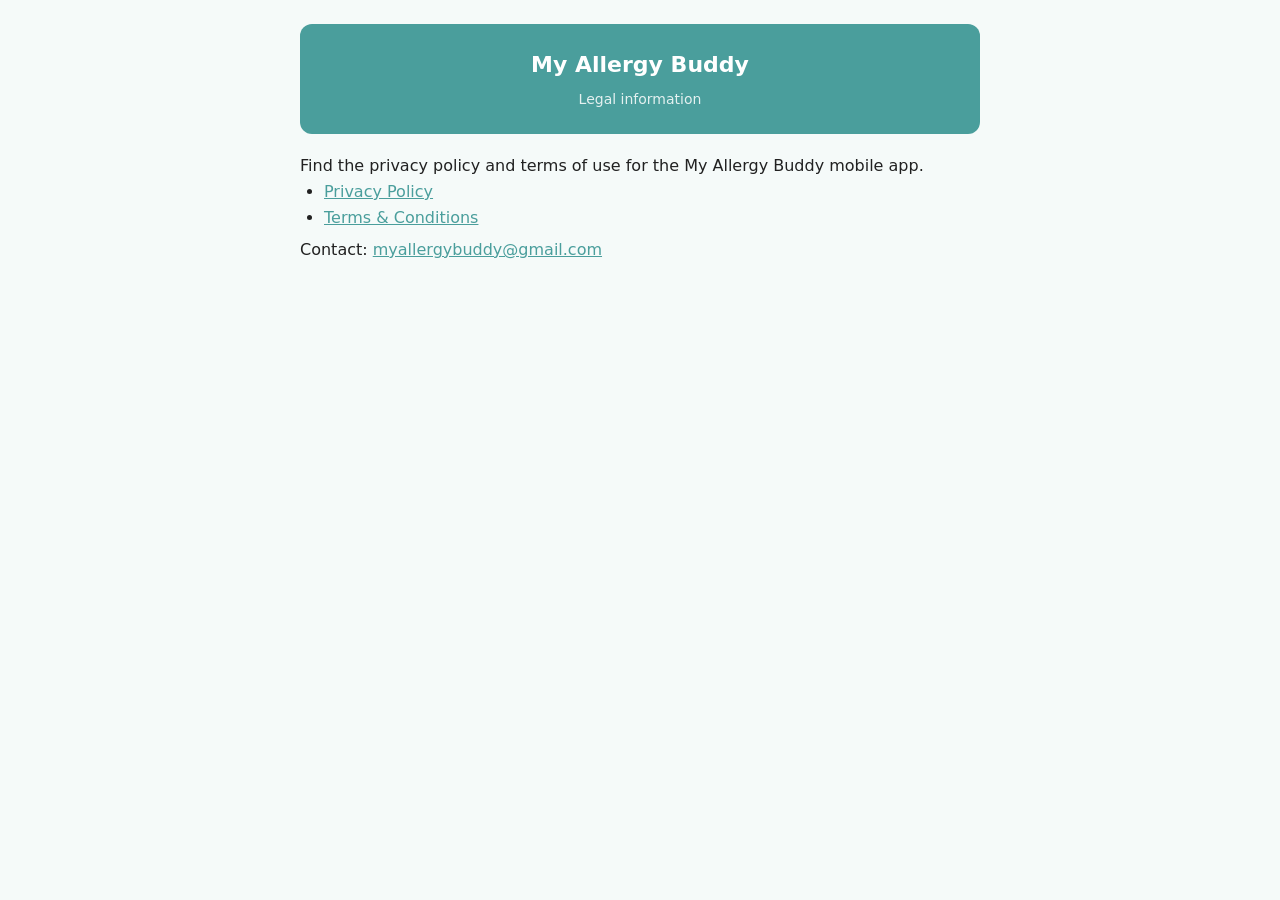
<file: hosting/index.html>
<!DOCTYPE html>
<html lang="en">
<head>
  <meta charset="utf-8">
  <meta name="viewport" content="width=device-width, initial-scale=1">
  <title>My Allergy Buddy – Legal</title>
  <meta name="description" content="Privacy Policy and Terms for the My Allergy Buddy app.">
  <link rel="stylesheet" href="styles.css">
</head>
<body>
  <main>
    <header class="header-banner">
      <h1>My Allergy Buddy</h1>
      <p>Legal information</p>
    </header>

    <p>Find the privacy policy and terms of use for the My Allergy Buddy mobile app.</p>

    <ul>
      <li><a href="privacy-policy.html">Privacy Policy</a></li>
      <li><a href="terms.html">Terms &amp; Conditions</a></li>
    </ul>

    <p class="contact-email">Contact: <a href="mailto:myallergybuddy@gmail.com">myallergybuddy@gmail.com</a></p>
  </main>
</body>
</html>
</file>
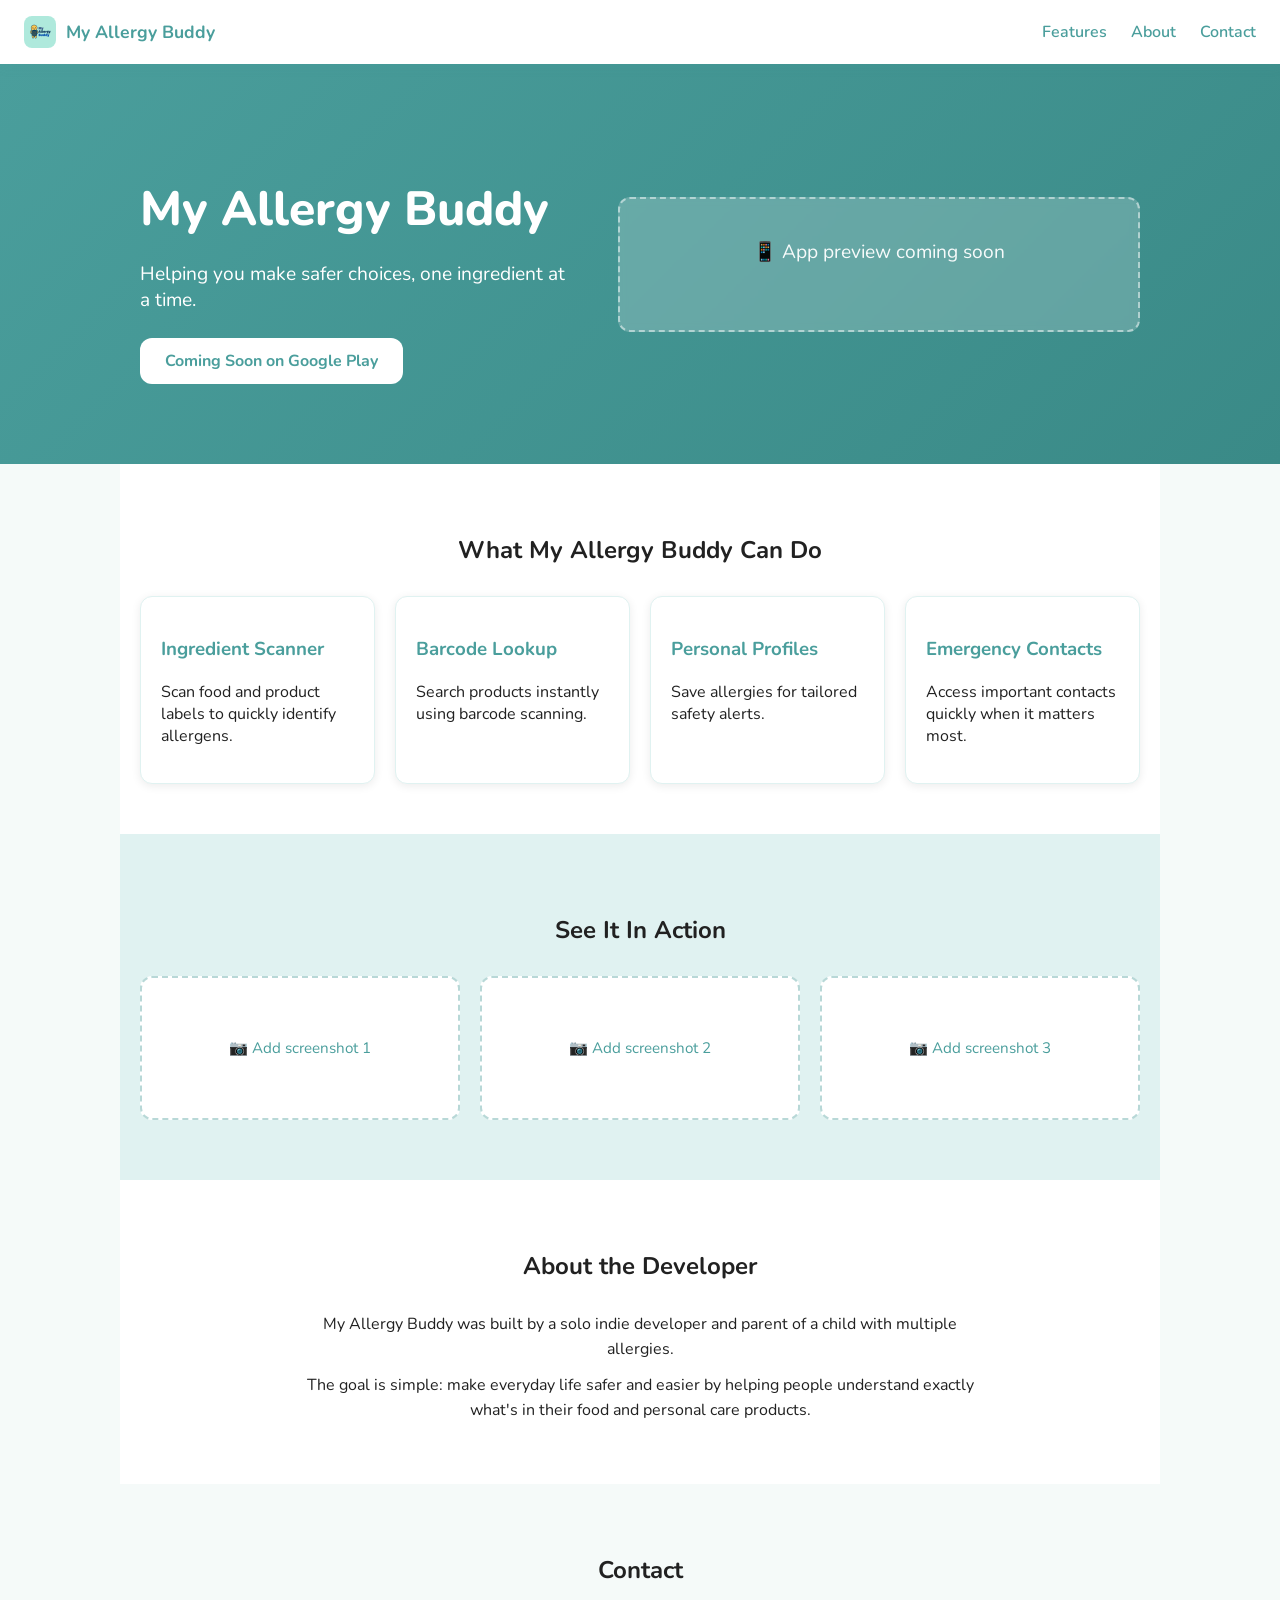
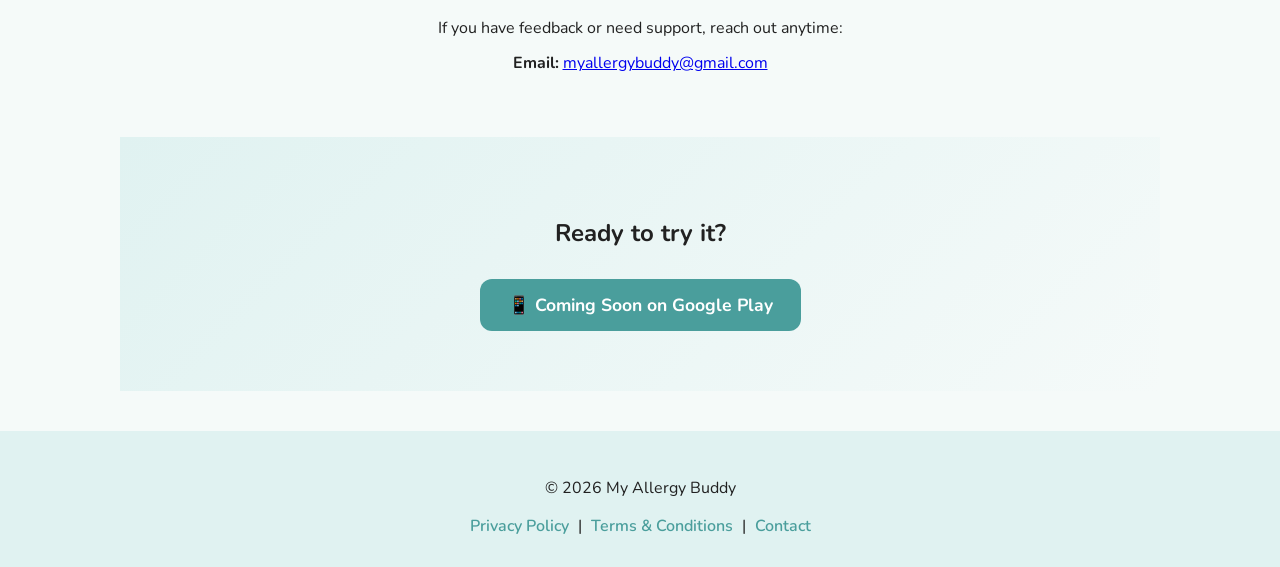
<file: website/index.html>
<!DOCTYPE html>
<html lang="en">
<head>
    <meta charset="UTF-8">
    <meta name="viewport" content="width=device-width, initial-scale=1.0">
    <title>My Allergy Buddy</title>
    <link rel="icon" href="images/favicon.png">
    <link rel="stylesheet" href="styles.css">
</head>
<body>
<nav class="navbar">
<div class="logo">
    <img src="images/logo.png" alt="My Allergy Buddy Logo" class="logo-img">
    <span>My Allergy Buddy</span>
</div>
<div class="nav-links">
<a href="#features">Features</a>
<a href="#about">About</a>
<a href="#contact">Contact</a>
</div>
</nav>
<header class="hero">
<div class="hero-container">
<div class="hero-text">
<h1>My Allergy Buddy</h1>
<p>
Helping you make safer choices, one ingredient at a time.
</p>
<a class="button" href="#">
Coming Soon on Google Play
</a>
</div>
<div class="hero-image">
<p>📱 App preview coming soon</p>
</div>
</div>
</header>
<section class="features" id="features">
<h2>What My Allergy Buddy Can Do</h2>
<div class="grid">
<div class="card">
<h3>Ingredient Scanner</h3>
<p>Scan food and product labels to quickly identify allergens.</p>
</div>
<div class="card">
<h3>Barcode Lookup</h3>
<p>Search products instantly using barcode scanning.</p>
</div>
<div class="card">
<h3>Personal Profiles</h3>
<p>Save allergies for tailored safety alerts.</p>
</div>
<div class="card">
<h3>Emergency Contacts</h3>
<p>Access important contacts quickly when it matters most.</p>
</div>
</div>
</section>
<section class="screenshots">
<h2>See It In Action</h2>
<div class="screenshot-grid">
<div class="screenshot">
<p>📷 Add screenshot 1</p>
</div>
<div class="screenshot">
<p>📷 Add screenshot 2</p>
</div>
<div class="screenshot">
<p>📷 Add screenshot 3</p>
</div>
</div>
</section>
<section class="about" id="about">
<h2>About the Developer</h2>
<p>
My Allergy Buddy was built by a solo indie developer and parent of a child with multiple allergies.
</p>
<p>
The goal is simple: make everyday life safer and easier by helping people understand exactly what's in their food and personal care products.
</p>
</section>
<section class="contact" id="contact">
<h2>Contact</h2>
<p>If you have feedback or need support, reach out anytime:</p>
<p><strong>Email:</strong> <a href="mailto:myallergybuddy@gmail.com">myallergybuddy@gmail.com</a></p>
</section>
<section class="cta">
<h2>Ready to try it?</h2>
<a class="store-button" href="#">
📱 Coming Soon on Google Play
</a>
</section>
<footer>
<p>© 2026 My Allergy Buddy</p>
<a href="privacy.html">Privacy Policy</a> |
<a href="terms.html">Terms & Conditions</a> |
<a href="contact.html">Contact</a>
</footer>
</body>
</html>
</file>
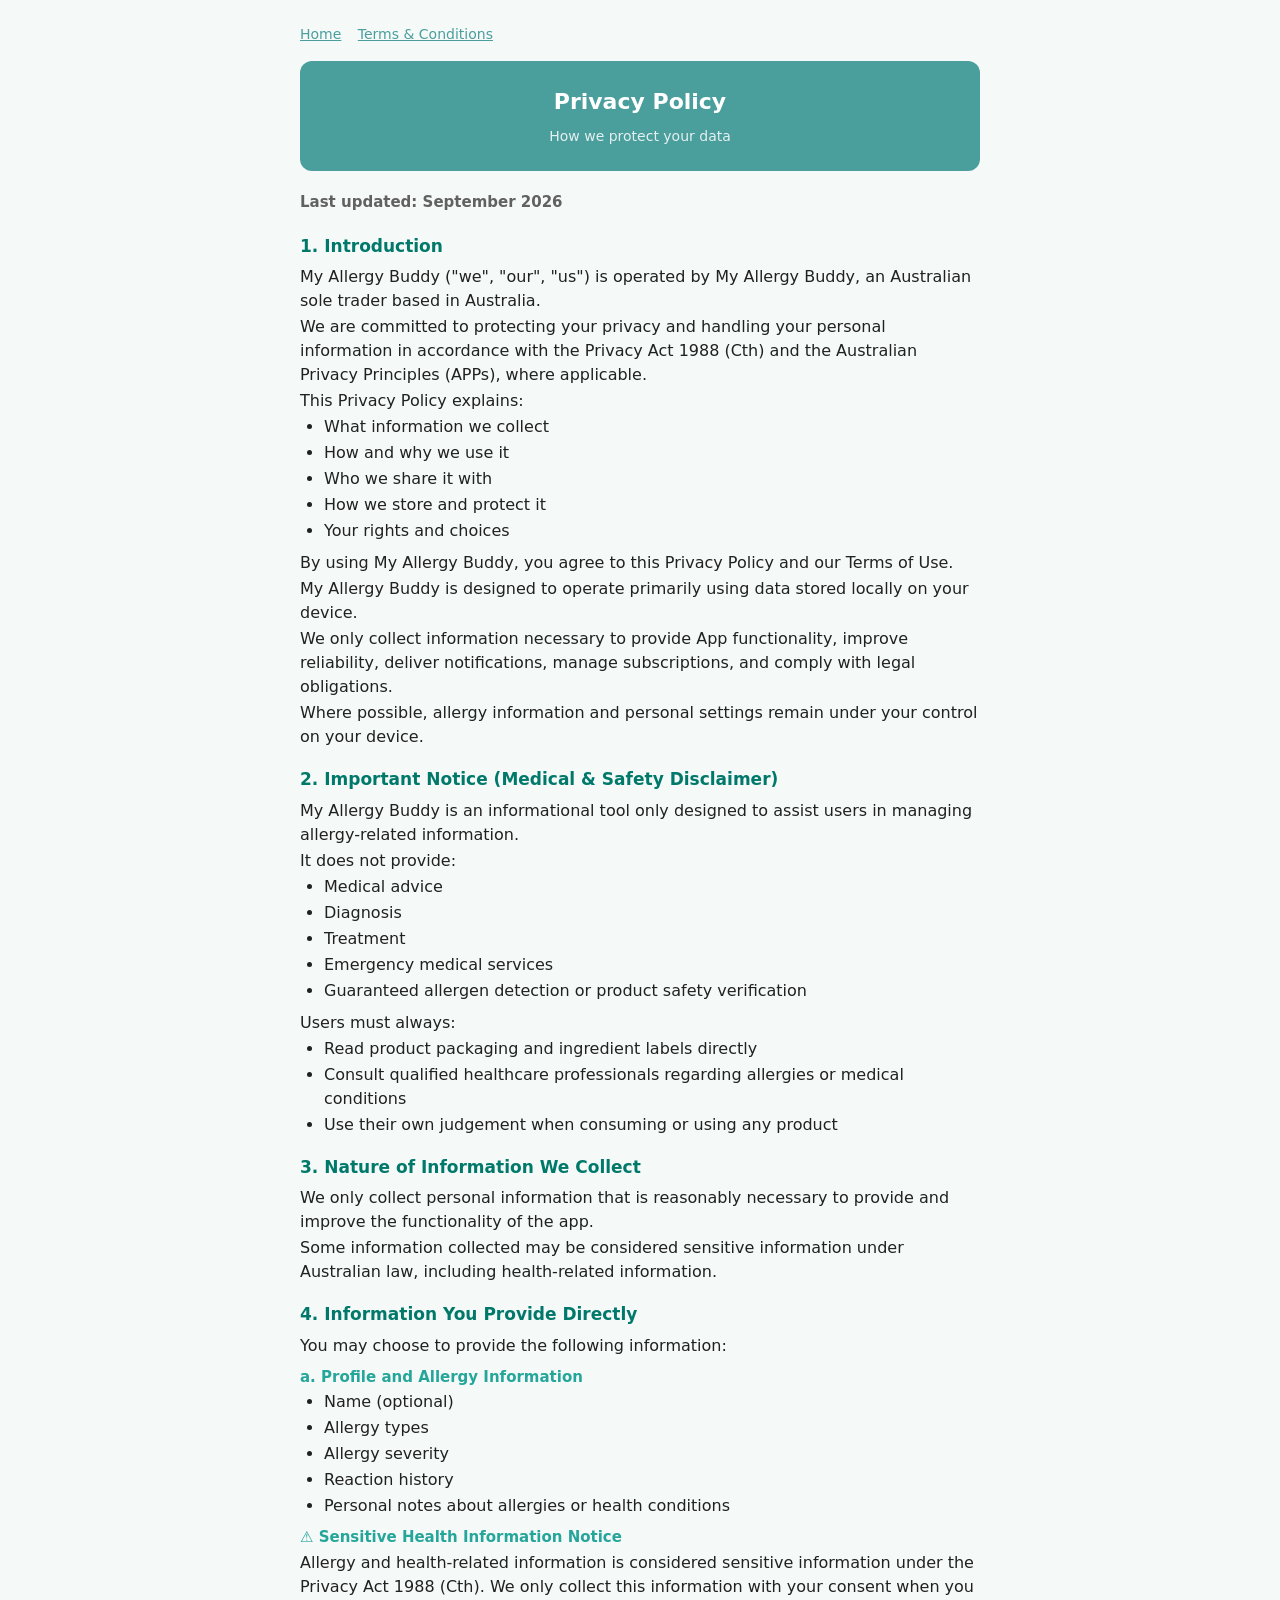
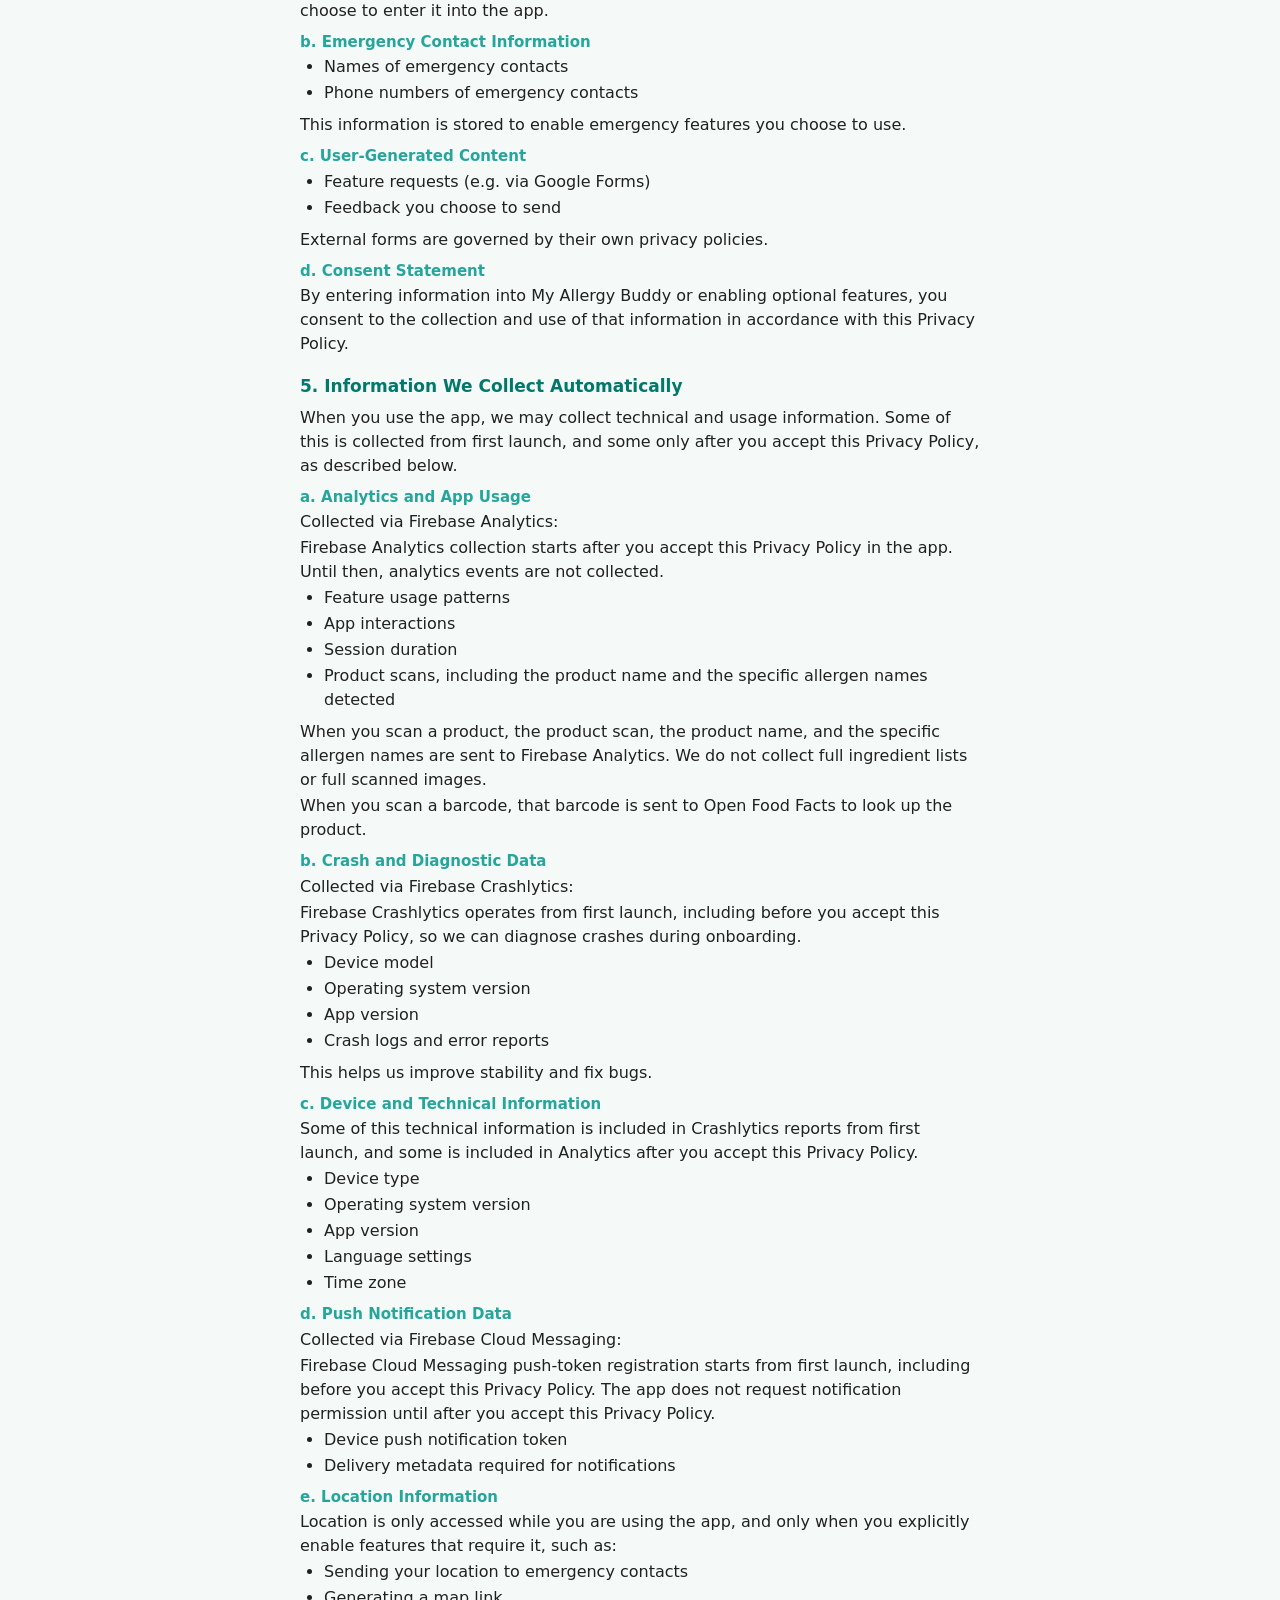
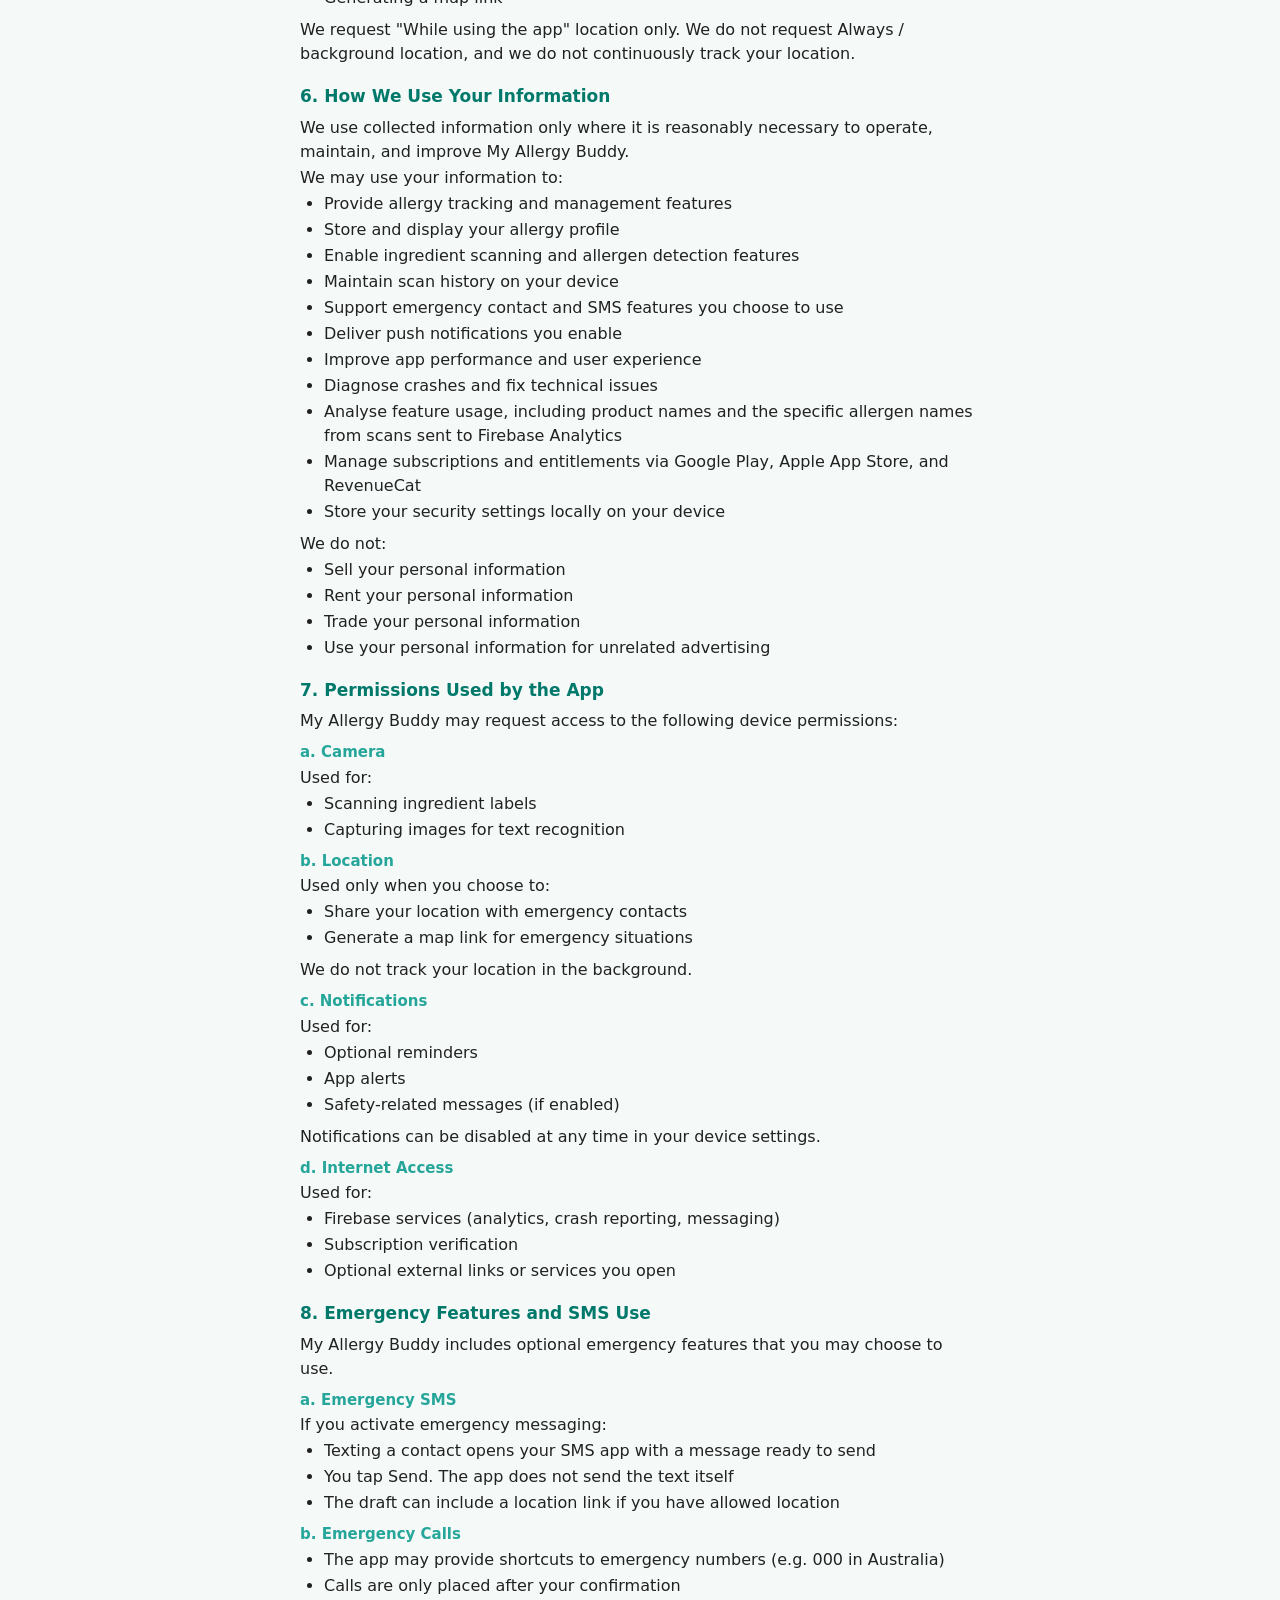
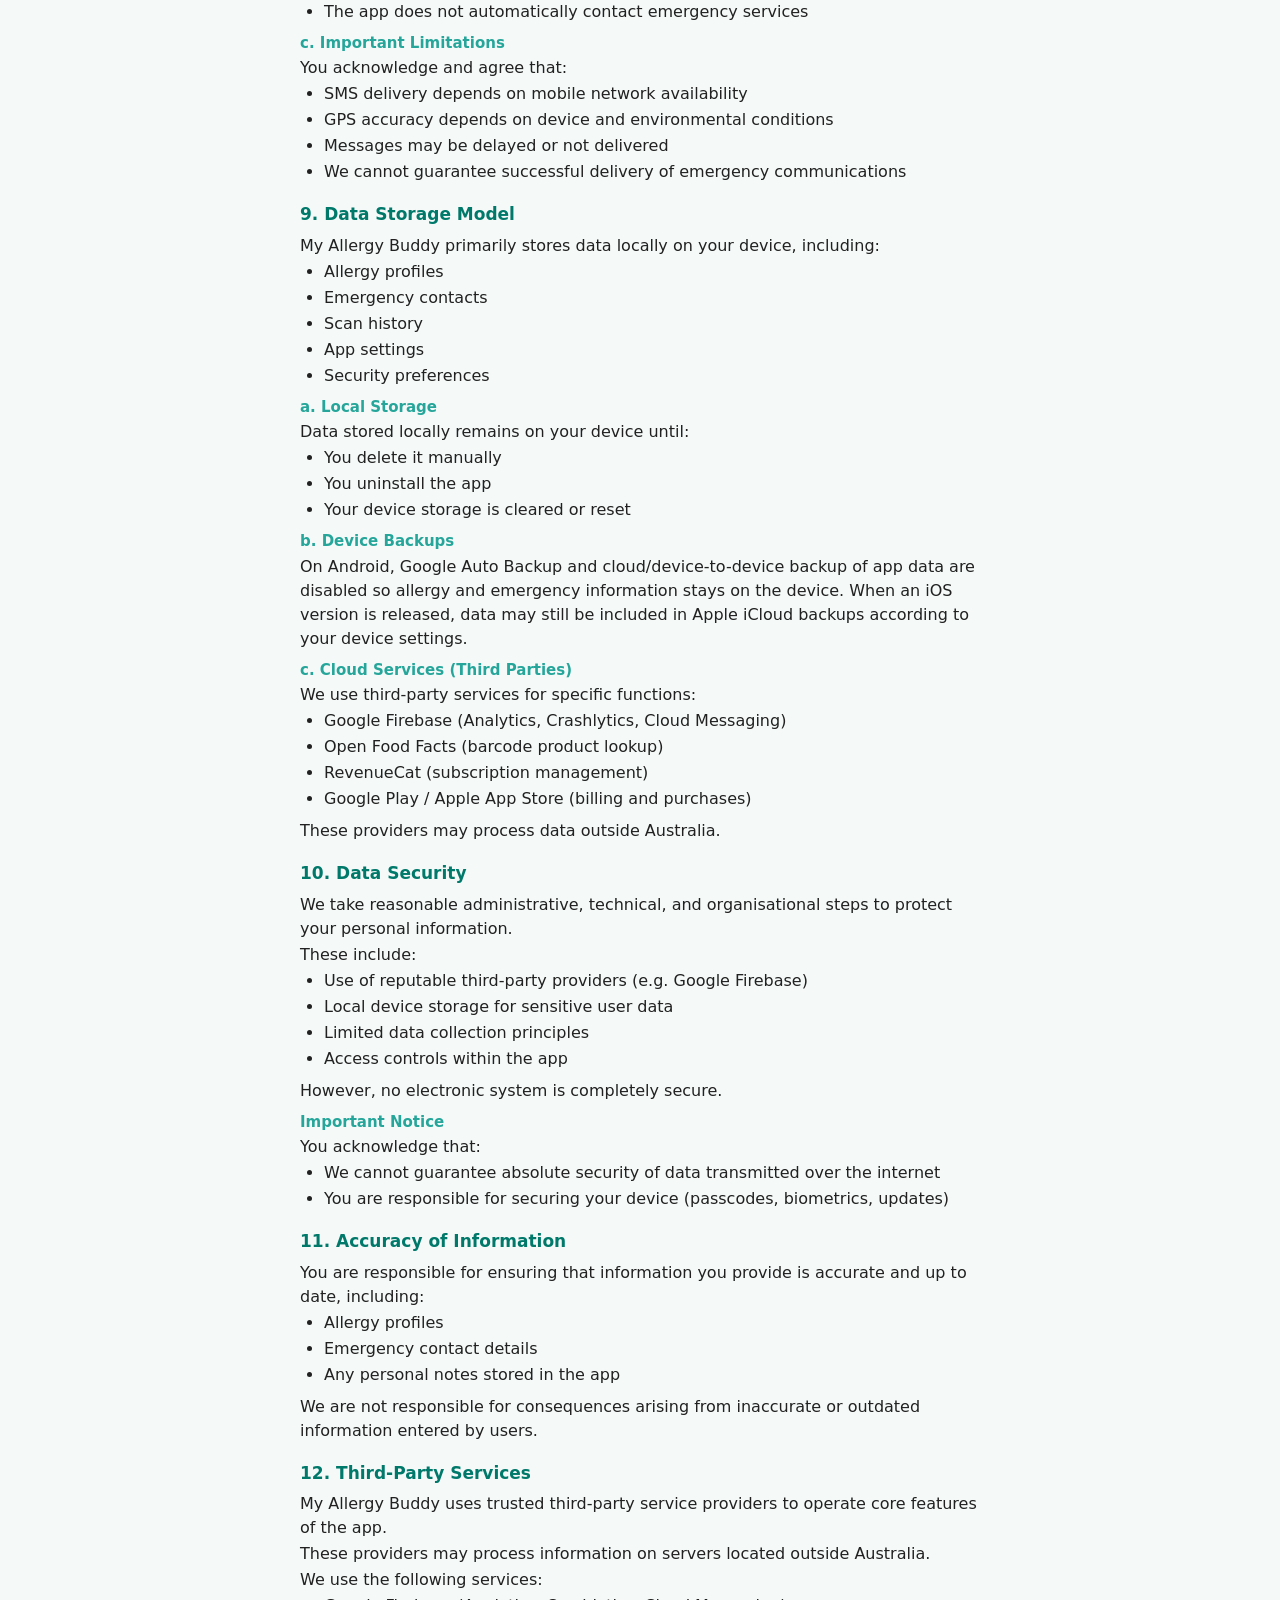
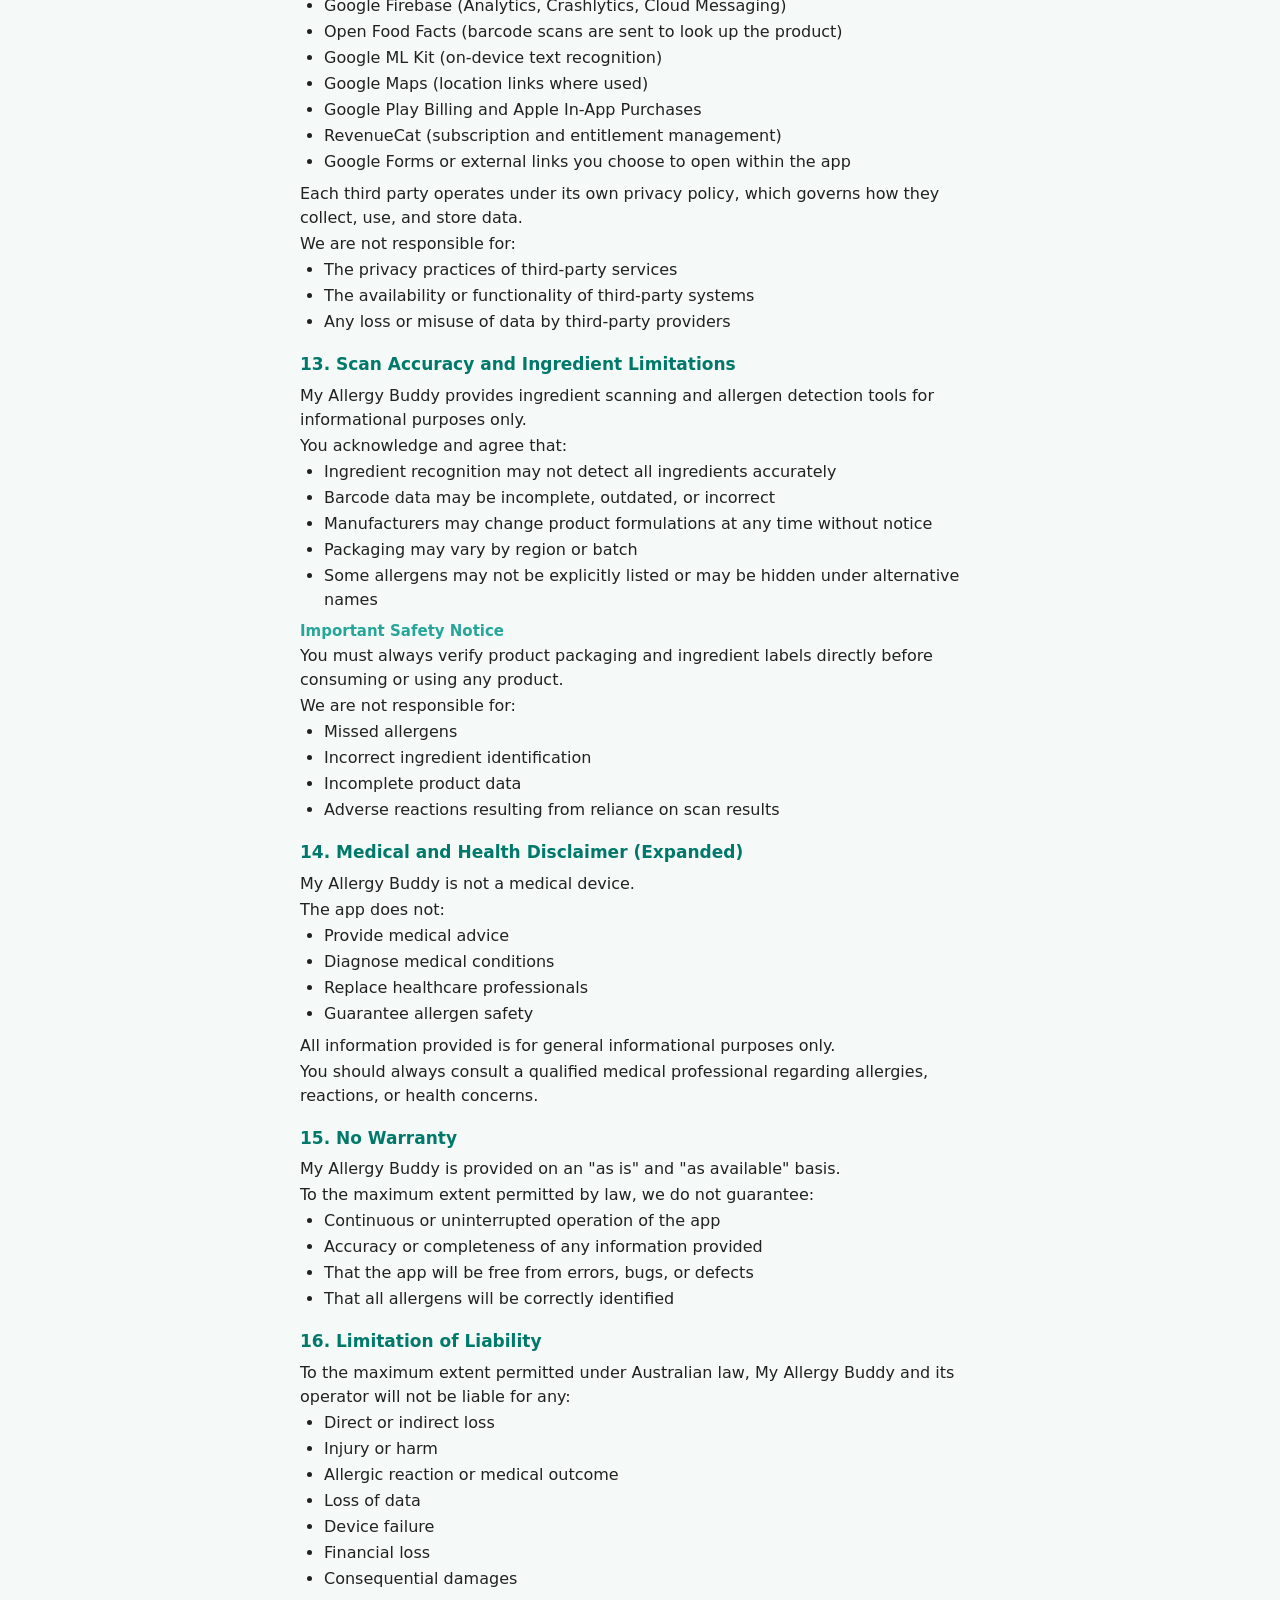
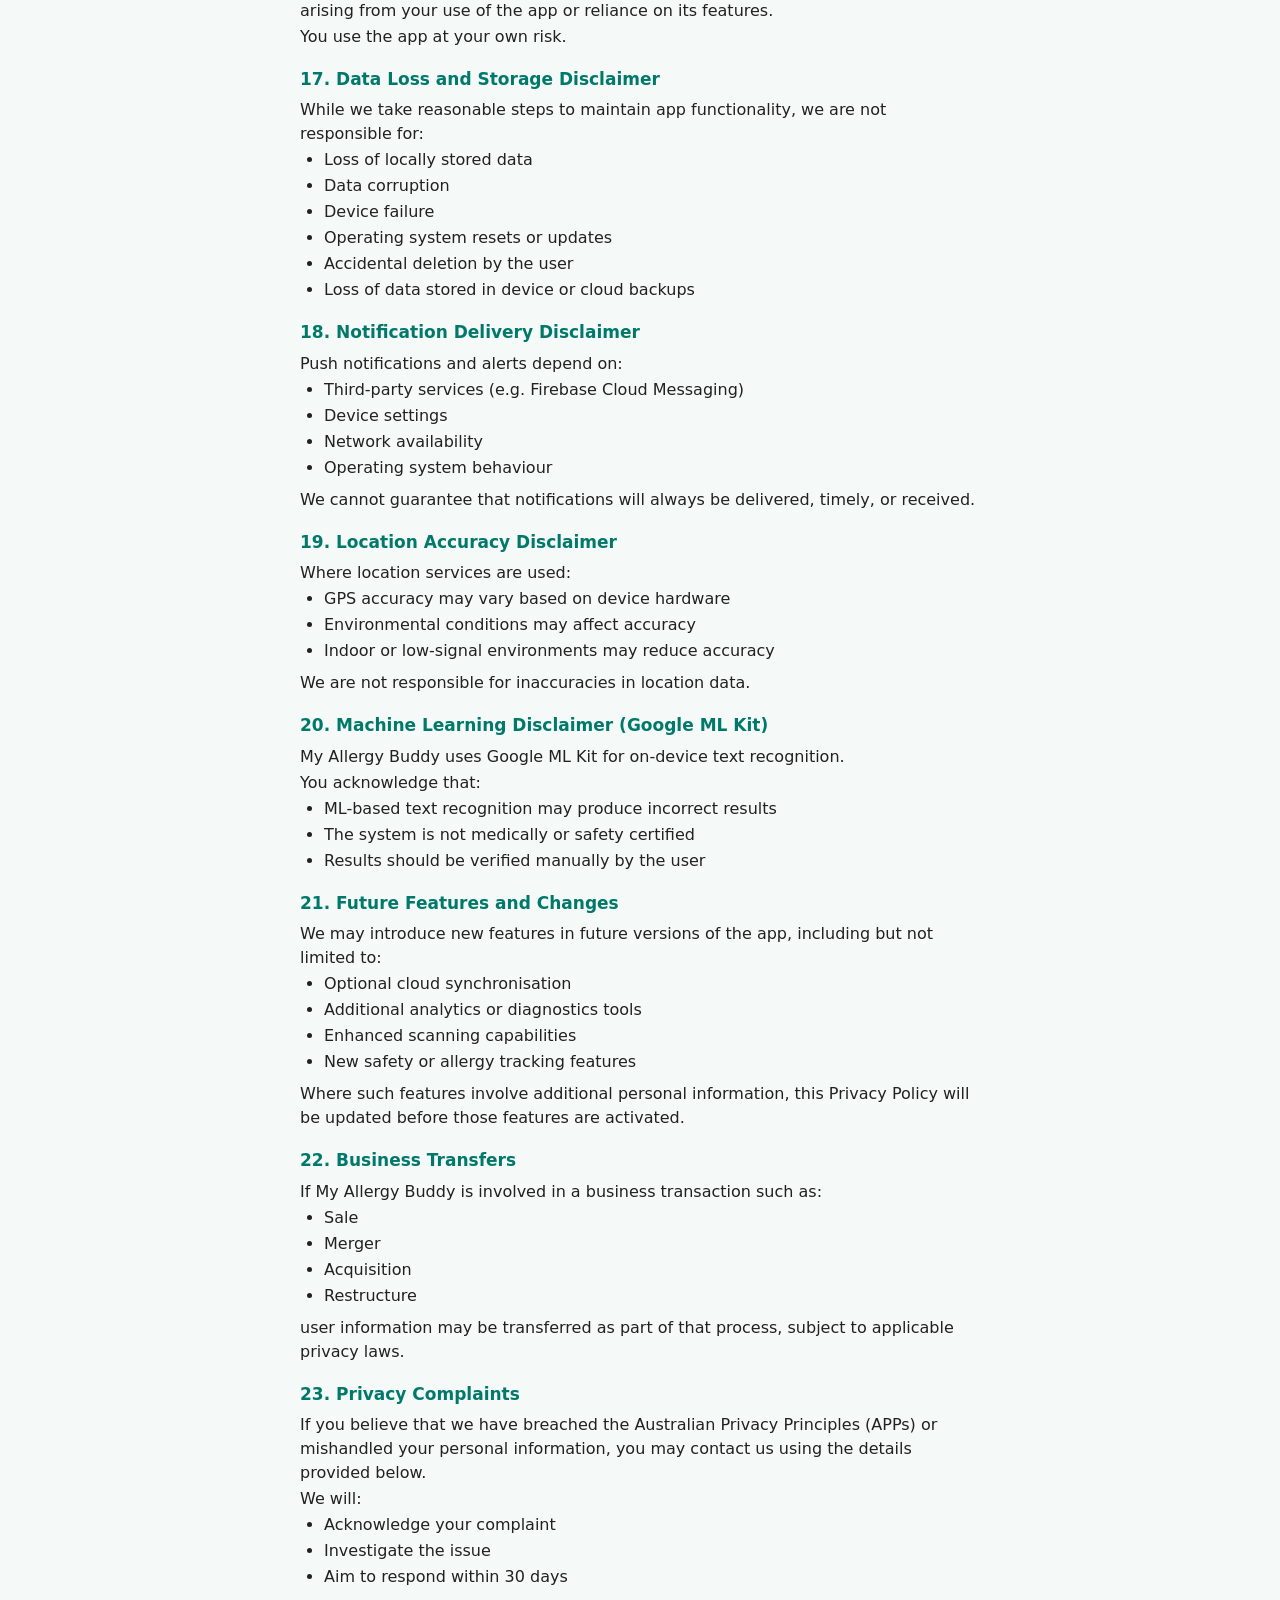
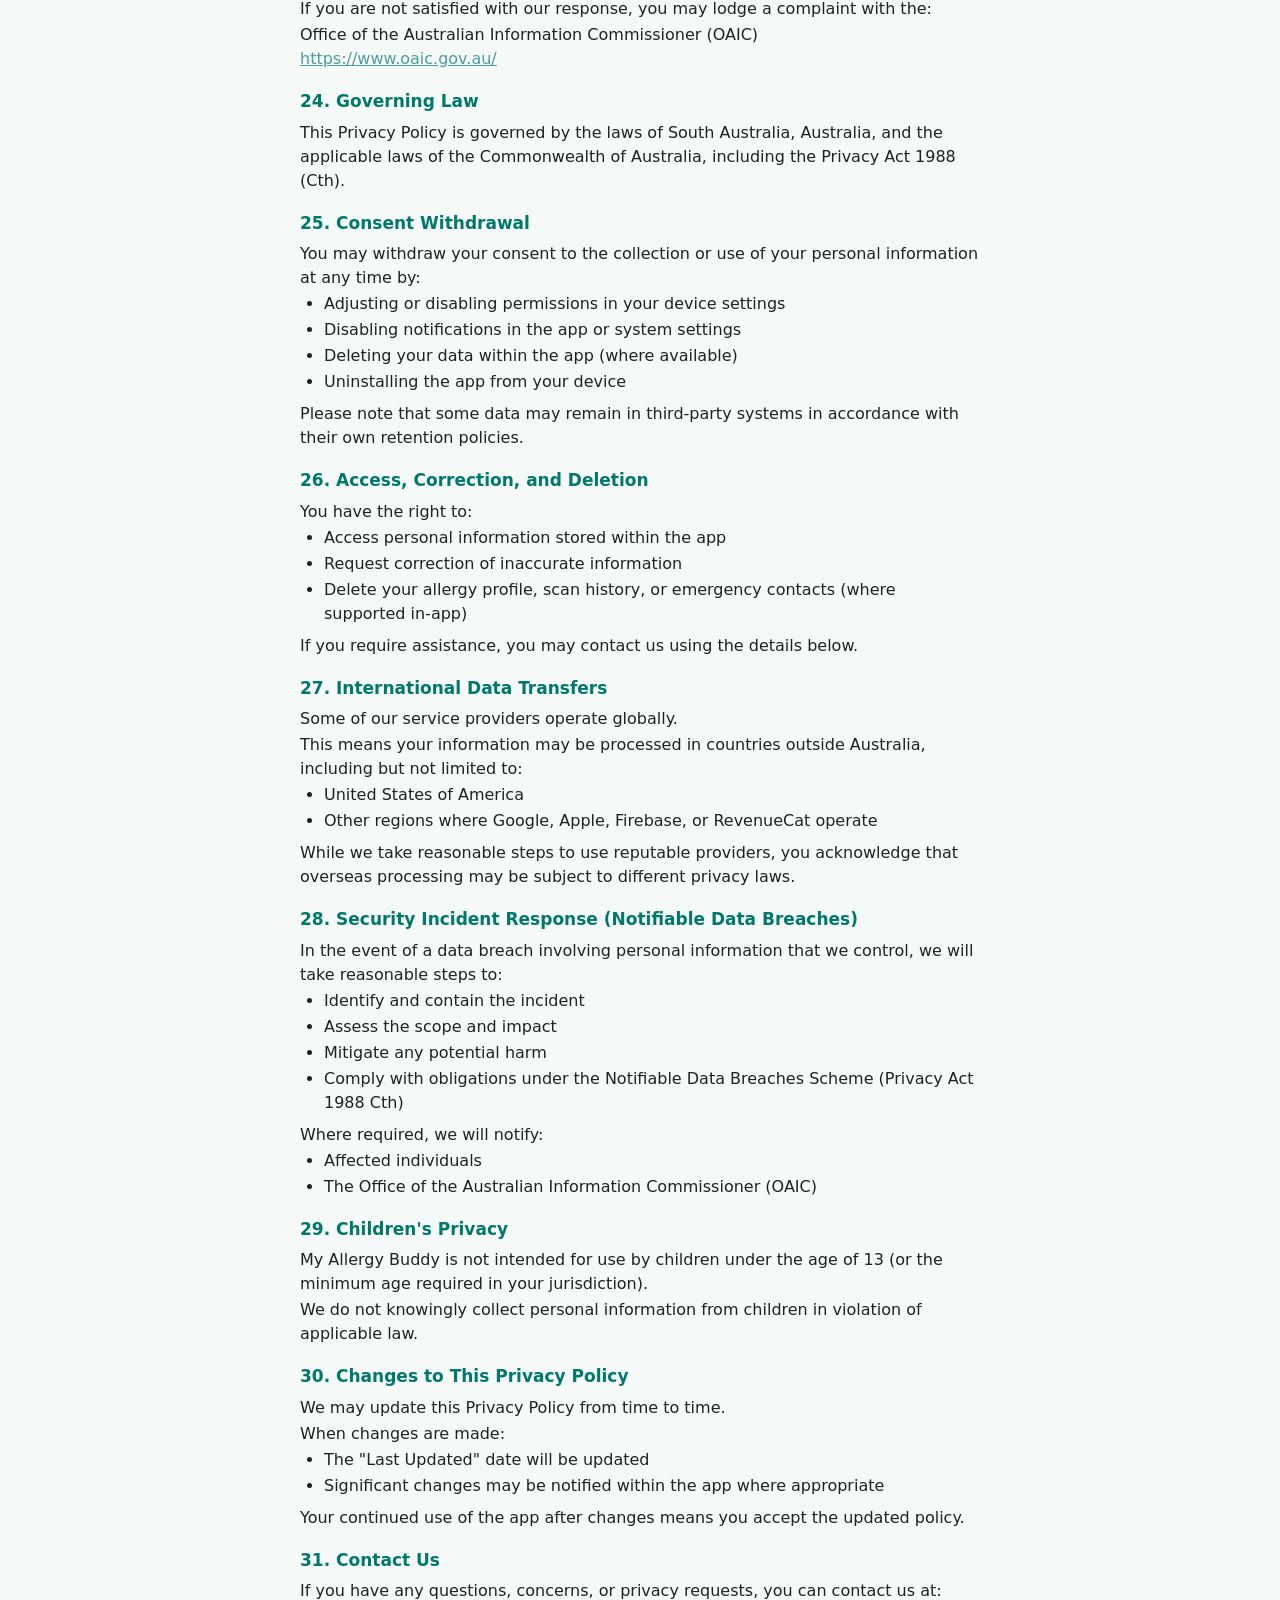
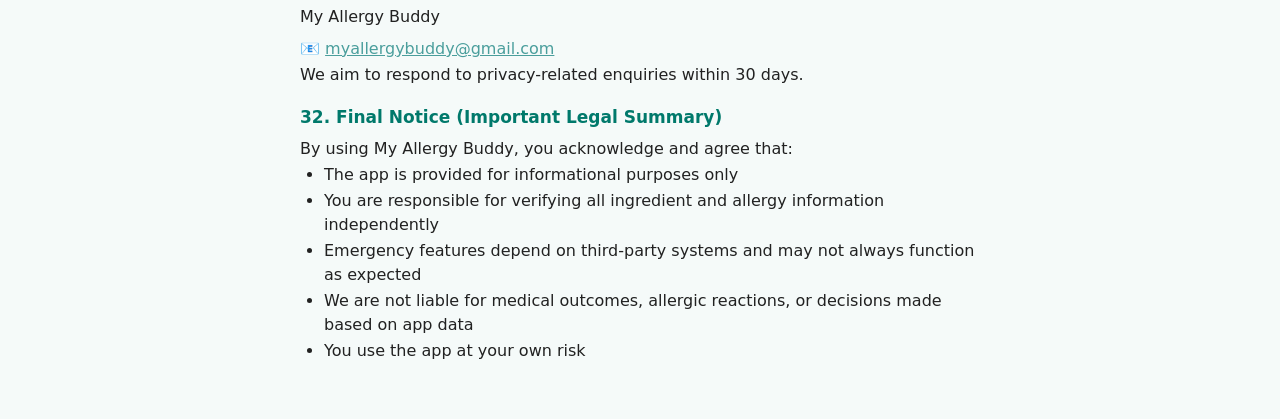
<file: hosting/privacy-policy.html>
<!DOCTYPE html>
<html lang="en">
<head>
  <meta charset="utf-8">
  <meta name="viewport" content="width=device-width, initial-scale=1">
  <title>Privacy Policy – My Allergy Buddy</title>
  <meta name="description" content="Privacy Policy for My Allergy Buddy mobile app.">
  <link rel="stylesheet" href="styles.css">
</head>
<body>
  <main>
    <nav class="site-nav" aria-label="Legal pages">
      <a href="index.html">Home</a>
      <a href="terms.html">Terms &amp; Conditions</a>
    </nav>

    <header class="header-banner">
      <h1>Privacy Policy</h1>
      <p>How we protect your data</p>
    </header>

    <p class="last-updated">Last updated: September 2026</p>

    <h2>1. Introduction</h2>
    <p>My Allergy Buddy ("we", "our", "us") is operated by My Allergy Buddy, an Australian sole trader based in Australia.</p>
    <p>We are committed to protecting your privacy and handling your personal information in accordance with the Privacy Act 1988 (Cth) and the Australian Privacy Principles (APPs), where applicable.</p>
    <p>This Privacy Policy explains:</p>
    <ul>
      <li>What information we collect</li>
      <li>How and why we use it</li>
      <li>Who we share it with</li>
      <li>How we store and protect it</li>
      <li>Your rights and choices</li>
    </ul>
    <p>By using My Allergy Buddy, you agree to this Privacy Policy and our Terms of Use.</p>
    <p>My Allergy Buddy is designed to operate primarily using data stored locally on your device.</p>
    <p>We only collect information necessary to provide App functionality, improve reliability, deliver notifications, manage subscriptions, and comply with legal obligations.</p>
    <p>Where possible, allergy information and personal settings remain under your control on your device.</p>

    <h2>2. Important Notice (Medical &amp; Safety Disclaimer)</h2>
    <p>My Allergy Buddy is an informational tool only designed to assist users in managing allergy-related information.</p>
    <p>It does not provide:</p>
    <ul>
      <li>Medical advice</li>
      <li>Diagnosis</li>
      <li>Treatment</li>
      <li>Emergency medical services</li>
      <li>Guaranteed allergen detection or product safety verification</li>
    </ul>
    <p>Users must always:</p>
    <ul>
      <li>Read product packaging and ingredient labels directly</li>
      <li>Consult qualified healthcare professionals regarding allergies or medical conditions</li>
      <li>Use their own judgement when consuming or using any product</li>
    </ul>

    <h2>3. Nature of Information We Collect</h2>
    <p>We only collect personal information that is reasonably necessary to provide and improve the functionality of the app.</p>
    <p>Some information collected may be considered sensitive information under Australian law, including health-related information.</p>

    <h2>4. Information You Provide Directly</h2>
    <p>You may choose to provide the following information:</p>
    <h3>a. Profile and Allergy Information</h3>
    <ul>
      <li>Name (optional)</li>
      <li>Allergy types</li>
      <li>Allergy severity</li>
      <li>Reaction history</li>
      <li>Personal notes about allergies or health conditions</li>
    </ul>
    <h3>⚠ Sensitive Health Information Notice</h3>
    <p>Allergy and health-related information is considered sensitive information under the Privacy Act 1988 (Cth). We only collect this information with your consent when you choose to enter it into the app.</p>
    <h3>b. Emergency Contact Information</h3>
    <ul>
      <li>Names of emergency contacts</li>
      <li>Phone numbers of emergency contacts</li>
    </ul>
    <p>This information is stored to enable emergency features you choose to use.</p>
    <h3>c. User-Generated Content</h3>
    <ul>
      <li>Feature requests (e.g. via Google Forms)</li>
      <li>Feedback you choose to send</li>
    </ul>
    <p>External forms are governed by their own privacy policies.</p>
    <h3>d. Consent Statement</h3>
    <p>By entering information into My Allergy Buddy or enabling optional features, you consent to the collection and use of that information in accordance with this Privacy Policy.</p>

    <h2>5. Information We Collect Automatically</h2>
    <p>When you use the app, we may collect technical and usage information. Some of this is collected from first launch, and some only after you accept this Privacy Policy, as described below.</p>
    <h3>a. Analytics and App Usage</h3>
    <p>Collected via Firebase Analytics:</p>
    <p>Firebase Analytics collection starts after you accept this Privacy Policy in the app. Until then, analytics events are not collected.</p>
    <ul>
      <li>Feature usage patterns</li>
      <li>App interactions</li>
      <li>Session duration</li>
      <li>Product scans, including the product name and the specific allergen names detected</li>
    </ul>
    <p>When you scan a product, the product scan, the product name, and the specific allergen names are sent to Firebase Analytics. We do not collect full ingredient lists or full scanned images.</p>
    <p>When you scan a barcode, that barcode is sent to Open Food Facts to look up the product.</p>
    <h3>b. Crash and Diagnostic Data</h3>
    <p>Collected via Firebase Crashlytics:</p>
    <p>Firebase Crashlytics operates from first launch, including before you accept this Privacy Policy, so we can diagnose crashes during onboarding.</p>
    <ul>
      <li>Device model</li>
      <li>Operating system version</li>
      <li>App version</li>
      <li>Crash logs and error reports</li>
    </ul>
    <p>This helps us improve stability and fix bugs.</p>
    <h3>c. Device and Technical Information</h3>
    <p>Some of this technical information is included in Crashlytics reports from first launch, and some is included in Analytics after you accept this Privacy Policy.</p>
    <ul>
      <li>Device type</li>
      <li>Operating system version</li>
      <li>App version</li>
      <li>Language settings</li>
      <li>Time zone</li>
    </ul>
    <h3>d. Push Notification Data</h3>
    <p>Collected via Firebase Cloud Messaging:</p>
    <p>Firebase Cloud Messaging push-token registration starts from first launch, including before you accept this Privacy Policy. The app does not request notification permission until after you accept this Privacy Policy.</p>
    <ul>
      <li>Device push notification token</li>
      <li>Delivery metadata required for notifications</li>
    </ul>
    <h3>e. Location Information</h3>
    <p>Location is only accessed while you are using the app, and only when you explicitly enable features that require it, such as:</p>
    <ul>
      <li>Sending your location to emergency contacts</li>
      <li>Generating a map link</li>
    </ul>
    <p>We request "While using the app" location only. We do not request Always / background location, and we do not continuously track your location.</p>

    <h2>6. How We Use Your Information</h2>
    <p>We use collected information only where it is reasonably necessary to operate, maintain, and improve My Allergy Buddy.</p>
    <p>We may use your information to:</p>
    <ul>
      <li>Provide allergy tracking and management features</li>
      <li>Store and display your allergy profile</li>
      <li>Enable ingredient scanning and allergen detection features</li>
      <li>Maintain scan history on your device</li>
      <li>Support emergency contact and SMS features you choose to use</li>
      <li>Deliver push notifications you enable</li>
      <li>Improve app performance and user experience</li>
      <li>Diagnose crashes and fix technical issues</li>
      <li>Analyse feature usage, including product names and the specific allergen names from scans sent to Firebase Analytics</li>
      <li>Manage subscriptions and entitlements via Google Play, Apple App Store, and RevenueCat</li>
      <li>Store your security settings locally on your device</li>
    </ul>
    <p>We do not:</p>
    <ul>
      <li>Sell your personal information</li>
      <li>Rent your personal information</li>
      <li>Trade your personal information</li>
      <li>Use your personal information for unrelated advertising</li>
    </ul>

    <h2>7. Permissions Used by the App</h2>
    <p>My Allergy Buddy may request access to the following device permissions:</p>
    <h3>a. Camera</h3>
    <p>Used for:</p>
    <ul>
      <li>Scanning ingredient labels</li>
      <li>Capturing images for text recognition</li>
    </ul>
    <h3>b. Location</h3>
    <p>Used only when you choose to:</p>
    <ul>
      <li>Share your location with emergency contacts</li>
      <li>Generate a map link for emergency situations</li>
    </ul>
    <p>We do not track your location in the background.</p>
    <h3>c. Notifications</h3>
    <p>Used for:</p>
    <ul>
      <li>Optional reminders</li>
      <li>App alerts</li>
      <li>Safety-related messages (if enabled)</li>
    </ul>
    <p>Notifications can be disabled at any time in your device settings.</p>
    <h3>d. Internet Access</h3>
    <p>Used for:</p>
    <ul>
      <li>Firebase services (analytics, crash reporting, messaging)</li>
      <li>Subscription verification</li>
      <li>Optional external links or services you open</li>
    </ul>

    <h2>8. Emergency Features and SMS Use</h2>
    <p>My Allergy Buddy includes optional emergency features that you may choose to use.</p>
    <h3>a. Emergency SMS</h3>
    <p>If you activate emergency messaging:</p>
    <ul>
      <li>Texting a contact opens your SMS app with a message ready to send</li>
      <li>You tap Send. The app does not send the text itself</li>
      <li>The draft can include a location link if you have allowed location</li>
    </ul>
    <h3>b. Emergency Calls</h3>
    <ul>
      <li>The app may provide shortcuts to emergency numbers (e.g. 000 in Australia)</li>
      <li>Calls are only placed after your confirmation</li>
      <li>The app does not automatically contact emergency services</li>
    </ul>
    <h3>c. Important Limitations</h3>
    <p>You acknowledge and agree that:</p>
    <ul>
      <li>SMS delivery depends on mobile network availability</li>
      <li>GPS accuracy depends on device and environmental conditions</li>
      <li>Messages may be delayed or not delivered</li>
      <li>We cannot guarantee successful delivery of emergency communications</li>
    </ul>

    <h2>9. Data Storage Model</h2>
    <p>My Allergy Buddy primarily stores data locally on your device, including:</p>
    <ul>
      <li>Allergy profiles</li>
      <li>Emergency contacts</li>
      <li>Scan history</li>
      <li>App settings</li>
      <li>Security preferences</li>
    </ul>
    <h3>a. Local Storage</h3>
    <p>Data stored locally remains on your device until:</p>
    <ul>
      <li>You delete it manually</li>
      <li>You uninstall the app</li>
      <li>Your device storage is cleared or reset</li>
    </ul>
    <h3>b. Device Backups</h3>
    <p>On Android, Google Auto Backup and cloud/device-to-device backup of app data are disabled so allergy and emergency information stays on the device. When an iOS version is released, data may still be included in Apple iCloud backups according to your device settings.</p>
    <h3>c. Cloud Services (Third Parties)</h3>
    <p>We use third-party services for specific functions:</p>
    <ul>
      <li>Google Firebase (Analytics, Crashlytics, Cloud Messaging)</li>
      <li>Open Food Facts (barcode product lookup)</li>
      <li>RevenueCat (subscription management)</li>
      <li>Google Play / Apple App Store (billing and purchases)</li>
    </ul>
    <p>These providers may process data outside Australia.</p>

    <h2>10. Data Security</h2>
    <p>We take reasonable administrative, technical, and organisational steps to protect your personal information.</p>
    <p>These include:</p>
    <ul>
      <li>Use of reputable third-party providers (e.g. Google Firebase)</li>
      <li>Local device storage for sensitive user data</li>
      <li>Limited data collection principles</li>
      <li>Access controls within the app</li>
    </ul>
    <p>However, no electronic system is completely secure.</p>
    <h3>Important Notice</h3>
    <p>You acknowledge that:</p>
    <ul>
      <li>We cannot guarantee absolute security of data transmitted over the internet</li>
      <li>You are responsible for securing your device (passcodes, biometrics, updates)</li>
    </ul>

    <h2>11. Accuracy of Information</h2>
    <p>You are responsible for ensuring that information you provide is accurate and up to date, including:</p>
    <ul>
      <li>Allergy profiles</li>
      <li>Emergency contact details</li>
      <li>Any personal notes stored in the app</li>
    </ul>
    <p>We are not responsible for consequences arising from inaccurate or outdated information entered by users.</p>

    <h2>12. Third-Party Services</h2>
    <p>My Allergy Buddy uses trusted third-party service providers to operate core features of the app.</p>
    <p>These providers may process information on servers located outside Australia.</p>
    <p>We use the following services:</p>
    <ul>
      <li>Google Firebase (Analytics, Crashlytics, Cloud Messaging)</li>
      <li>Open Food Facts (barcode scans are sent to look up the product)</li>
      <li>Google ML Kit (on-device text recognition)</li>
      <li>Google Maps (location links where used)</li>
      <li>Google Play Billing and Apple In-App Purchases</li>
      <li>RevenueCat (subscription and entitlement management)</li>
      <li>Google Forms or external links you choose to open within the app</li>
    </ul>
    <p>Each third party operates under its own privacy policy, which governs how they collect, use, and store data.</p>
    <p>We are not responsible for:</p>
    <ul>
      <li>The privacy practices of third-party services</li>
      <li>The availability or functionality of third-party systems</li>
      <li>Any loss or misuse of data by third-party providers</li>
    </ul>

    <h2>13. Scan Accuracy and Ingredient Limitations</h2>
    <p>My Allergy Buddy provides ingredient scanning and allergen detection tools for informational purposes only.</p>
    <p>You acknowledge and agree that:</p>
    <ul>
      <li>Ingredient recognition may not detect all ingredients accurately</li>
      <li>Barcode data may be incomplete, outdated, or incorrect</li>
      <li>Manufacturers may change product formulations at any time without notice</li>
      <li>Packaging may vary by region or batch</li>
      <li>Some allergens may not be explicitly listed or may be hidden under alternative names</li>
    </ul>
    <h3>Important Safety Notice</h3>
    <p>You must always verify product packaging and ingredient labels directly before consuming or using any product.</p>
    <p>We are not responsible for:</p>
    <ul>
      <li>Missed allergens</li>
      <li>Incorrect ingredient identification</li>
      <li>Incomplete product data</li>
      <li>Adverse reactions resulting from reliance on scan results</li>
    </ul>

    <h2>14. Medical and Health Disclaimer (Expanded)</h2>
    <p>My Allergy Buddy is not a medical device.</p>
    <p>The app does not:</p>
    <ul>
      <li>Provide medical advice</li>
      <li>Diagnose medical conditions</li>
      <li>Replace healthcare professionals</li>
      <li>Guarantee allergen safety</li>
    </ul>
    <p>All information provided is for general informational purposes only.</p>
    <p>You should always consult a qualified medical professional regarding allergies, reactions, or health concerns.</p>

    <h2>15. No Warranty</h2>
    <p>My Allergy Buddy is provided on an "as is" and "as available" basis.</p>
    <p>To the maximum extent permitted by law, we do not guarantee:</p>
    <ul>
      <li>Continuous or uninterrupted operation of the app</li>
      <li>Accuracy or completeness of any information provided</li>
      <li>That the app will be free from errors, bugs, or defects</li>
      <li>That all allergens will be correctly identified</li>
    </ul>

    <h2>16. Limitation of Liability</h2>
    <p>To the maximum extent permitted under Australian law, My Allergy Buddy and its operator will not be liable for any:</p>
    <ul>
      <li>Direct or indirect loss</li>
      <li>Injury or harm</li>
      <li>Allergic reaction or medical outcome</li>
      <li>Loss of data</li>
      <li>Device failure</li>
      <li>Financial loss</li>
      <li>Consequential damages</li>
    </ul>
    <p>arising from your use of the app or reliance on its features.</p>
    <p>You use the app at your own risk.</p>

    <h2>17. Data Loss and Storage Disclaimer</h2>
    <p>While we take reasonable steps to maintain app functionality, we are not responsible for:</p>
    <ul>
      <li>Loss of locally stored data</li>
      <li>Data corruption</li>
      <li>Device failure</li>
      <li>Operating system resets or updates</li>
      <li>Accidental deletion by the user</li>
      <li>Loss of data stored in device or cloud backups</li>
    </ul>

    <h2>18. Notification Delivery Disclaimer</h2>
    <p>Push notifications and alerts depend on:</p>
    <ul>
      <li>Third-party services (e.g. Firebase Cloud Messaging)</li>
      <li>Device settings</li>
      <li>Network availability</li>
      <li>Operating system behaviour</li>
    </ul>
    <p>We cannot guarantee that notifications will always be delivered, timely, or received.</p>

    <h2>19. Location Accuracy Disclaimer</h2>
    <p>Where location services are used:</p>
    <ul>
      <li>GPS accuracy may vary based on device hardware</li>
      <li>Environmental conditions may affect accuracy</li>
      <li>Indoor or low-signal environments may reduce accuracy</li>
    </ul>
    <p>We are not responsible for inaccuracies in location data.</p>

    <h2>20. Machine Learning Disclaimer (Google ML Kit)</h2>
    <p>My Allergy Buddy uses Google ML Kit for on-device text recognition.</p>
    <p>You acknowledge that:</p>
    <ul>
      <li>ML-based text recognition may produce incorrect results</li>
      <li>The system is not medically or safety certified</li>
      <li>Results should be verified manually by the user</li>
    </ul>

    <h2>21. Future Features and Changes</h2>
    <p>We may introduce new features in future versions of the app, including but not limited to:</p>
    <ul>
      <li>Optional cloud synchronisation</li>
      <li>Additional analytics or diagnostics tools</li>
      <li>Enhanced scanning capabilities</li>
      <li>New safety or allergy tracking features</li>
    </ul>
    <p>Where such features involve additional personal information, this Privacy Policy will be updated before those features are activated.</p>

    <h2>22. Business Transfers</h2>
    <p>If My Allergy Buddy is involved in a business transaction such as:</p>
    <ul>
      <li>Sale</li>
      <li>Merger</li>
      <li>Acquisition</li>
      <li>Restructure</li>
    </ul>
    <p>user information may be transferred as part of that process, subject to applicable privacy laws.</p>

    <h2>23. Privacy Complaints</h2>
    <p>If you believe that we have breached the Australian Privacy Principles (APPs) or mishandled your personal information, you may contact us using the details provided below.</p>
    <p>We will:</p>
    <ul>
      <li>Acknowledge your complaint</li>
      <li>Investigate the issue</li>
      <li>Aim to respond within 30 days</li>
    </ul>
    <p>If you are not satisfied with our response, you may lodge a complaint with the:</p>
    <p>Office of the Australian Information Commissioner (OAIC)<br>
    <a href="https://www.oaic.gov.au/">https://www.oaic.gov.au/</a></p>

    <h2>24. Governing Law</h2>
    <p>This Privacy Policy is governed by the laws of South Australia, Australia, and the applicable laws of the Commonwealth of Australia, including the Privacy Act 1988 (Cth).</p>

    <h2>25. Consent Withdrawal</h2>
    <p>You may withdraw your consent to the collection or use of your personal information at any time by:</p>
    <ul>
      <li>Adjusting or disabling permissions in your device settings</li>
      <li>Disabling notifications in the app or system settings</li>
      <li>Deleting your data within the app (where available)</li>
      <li>Uninstalling the app from your device</li>
    </ul>
    <p>Please note that some data may remain in third-party systems in accordance with their own retention policies.</p>

    <h2>26. Access, Correction, and Deletion</h2>
    <p>You have the right to:</p>
    <ul>
      <li>Access personal information stored within the app</li>
      <li>Request correction of inaccurate information</li>
      <li>Delete your allergy profile, scan history, or emergency contacts (where supported in-app)</li>
    </ul>
    <p>If you require assistance, you may contact us using the details below.</p>

    <h2>27. International Data Transfers</h2>
    <p>Some of our service providers operate globally.</p>
    <p>This means your information may be processed in countries outside Australia, including but not limited to:</p>
    <ul>
      <li>United States of America</li>
      <li>Other regions where Google, Apple, Firebase, or RevenueCat operate</li>
    </ul>
    <p>While we take reasonable steps to use reputable providers, you acknowledge that overseas processing may be subject to different privacy laws.</p>

    <h2>28. Security Incident Response (Notifiable Data Breaches)</h2>
    <p>In the event of a data breach involving personal information that we control, we will take reasonable steps to:</p>
    <ul>
      <li>Identify and contain the incident</li>
      <li>Assess the scope and impact</li>
      <li>Mitigate any potential harm</li>
      <li>Comply with obligations under the Notifiable Data Breaches Scheme (Privacy Act 1988 Cth)</li>
    </ul>
    <p>Where required, we will notify:</p>
    <ul>
      <li>Affected individuals</li>
      <li>The Office of the Australian Information Commissioner (OAIC)</li>
    </ul>

    <h2>29. Children's Privacy</h2>
    <p>My Allergy Buddy is not intended for use by children under the age of 13 (or the minimum age required in your jurisdiction).</p>
    <p>We do not knowingly collect personal information from children in violation of applicable law.</p>

    <h2>30. Changes to This Privacy Policy</h2>
    <p>We may update this Privacy Policy from time to time.</p>
    <p>When changes are made:</p>
    <ul>
      <li>The "Last Updated" date will be updated</li>
      <li>Significant changes may be notified within the app where appropriate</li>
    </ul>
    <p>Your continued use of the app after changes means you accept the updated policy.</p>

    <h2>31. Contact Us</h2>
    <p>If you have any questions, concerns, or privacy requests, you can contact us at:</p>
    <p>My Allergy Buddy</p>
    <p class="contact-email">📧 <a href="mailto:myallergybuddy@gmail.com">myallergybuddy@gmail.com</a></p>
    <p>We aim to respond to privacy-related enquiries within 30 days.</p>

    <h2>32. Final Notice (Important Legal Summary)</h2>
    <p>By using My Allergy Buddy, you acknowledge and agree that:</p>
    <ul>
      <li>The app is provided for informational purposes only</li>
      <li>You are responsible for verifying all ingredient and allergy information independently</li>
      <li>Emergency features depend on third-party systems and may not always function as expected</li>
      <li>We are not liable for medical outcomes, allergic reactions, or decisions made based on app data</li>
      <li>You use the app at your own risk</li>
    </ul>
  </main>
</body>
</html>
</file>
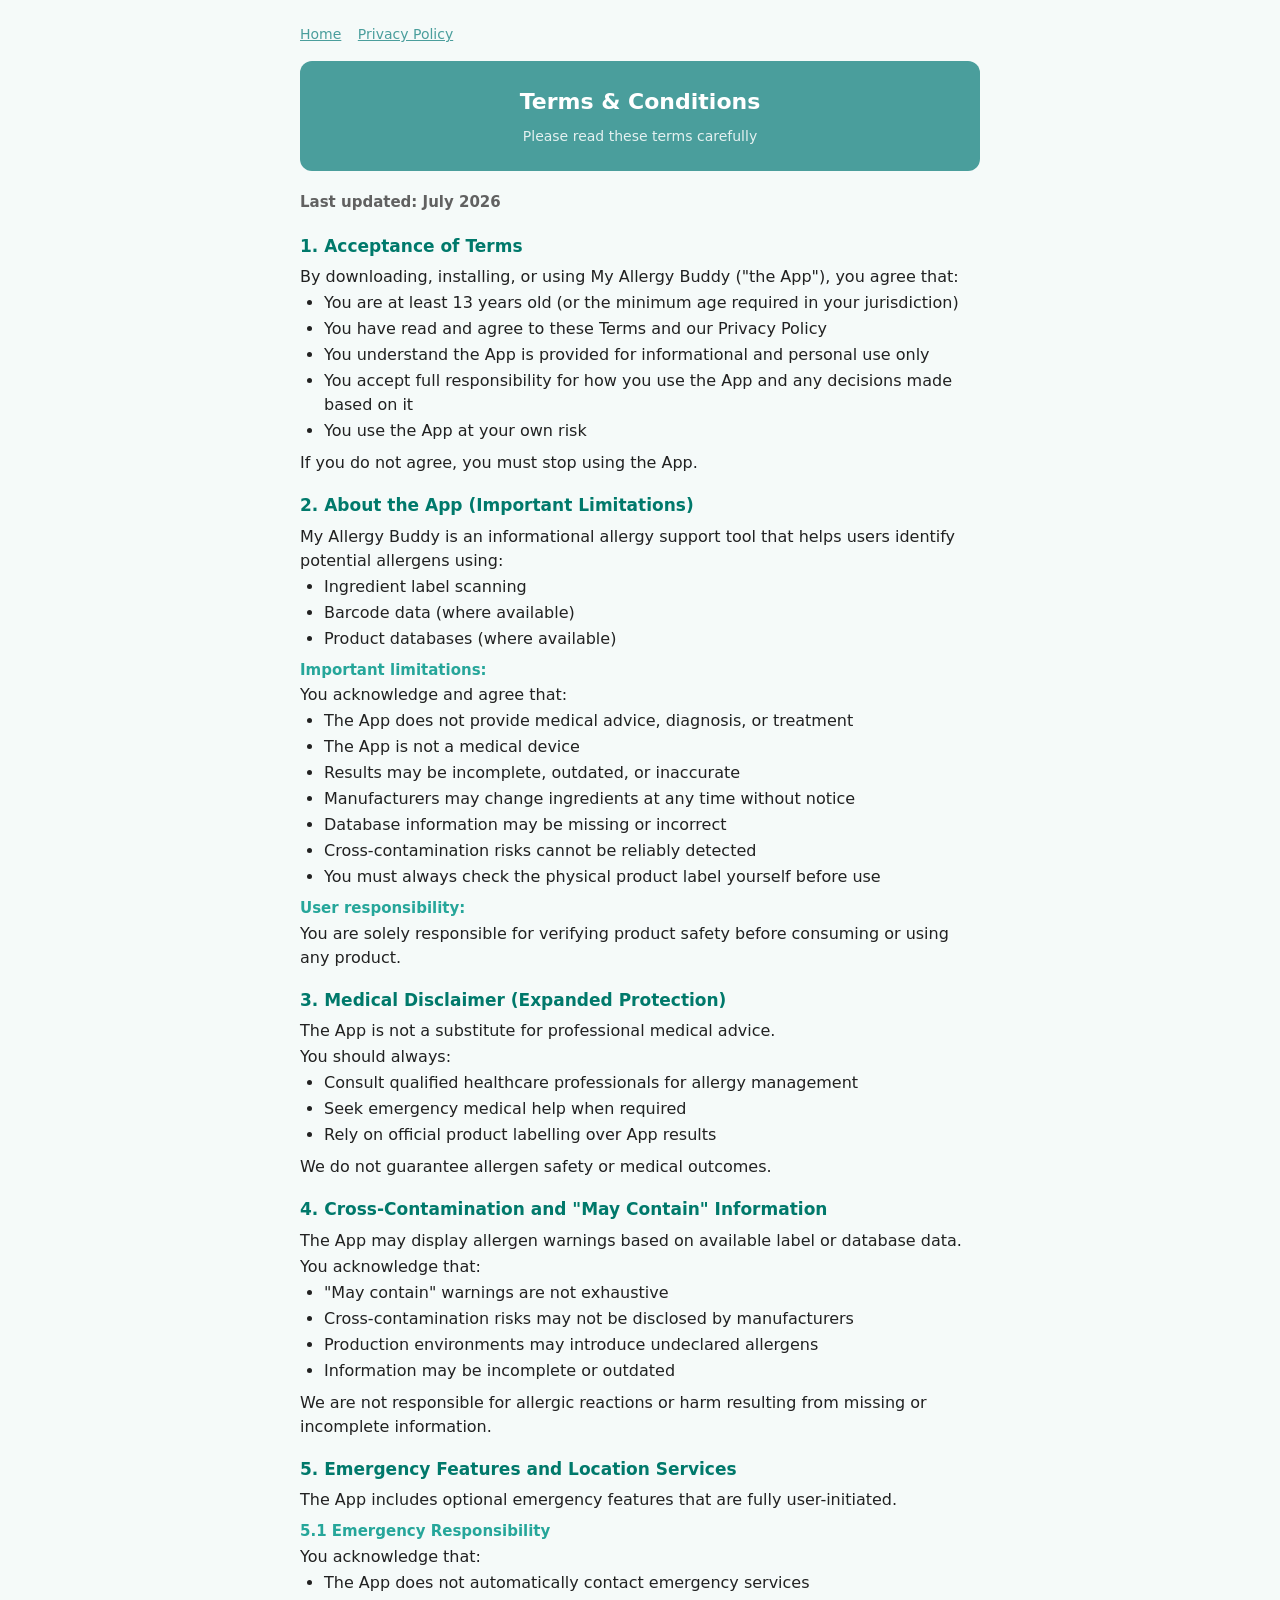
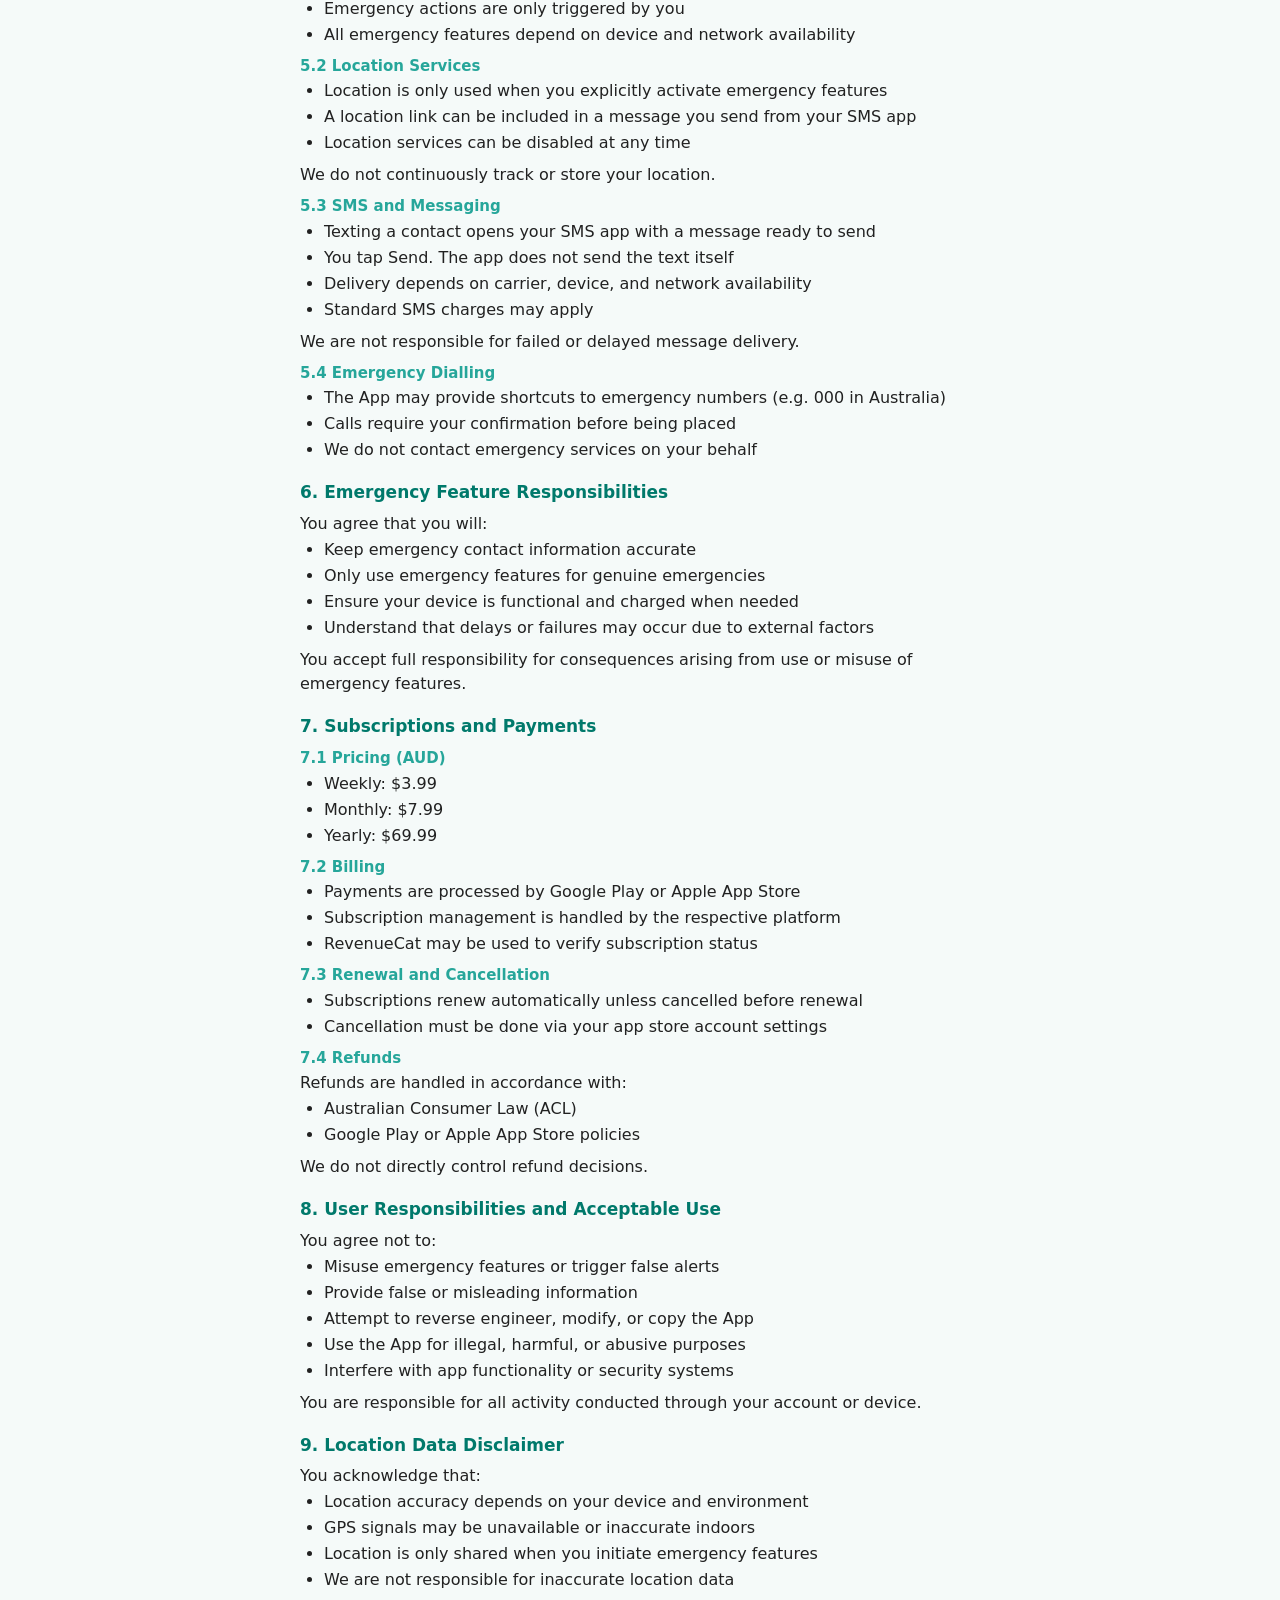
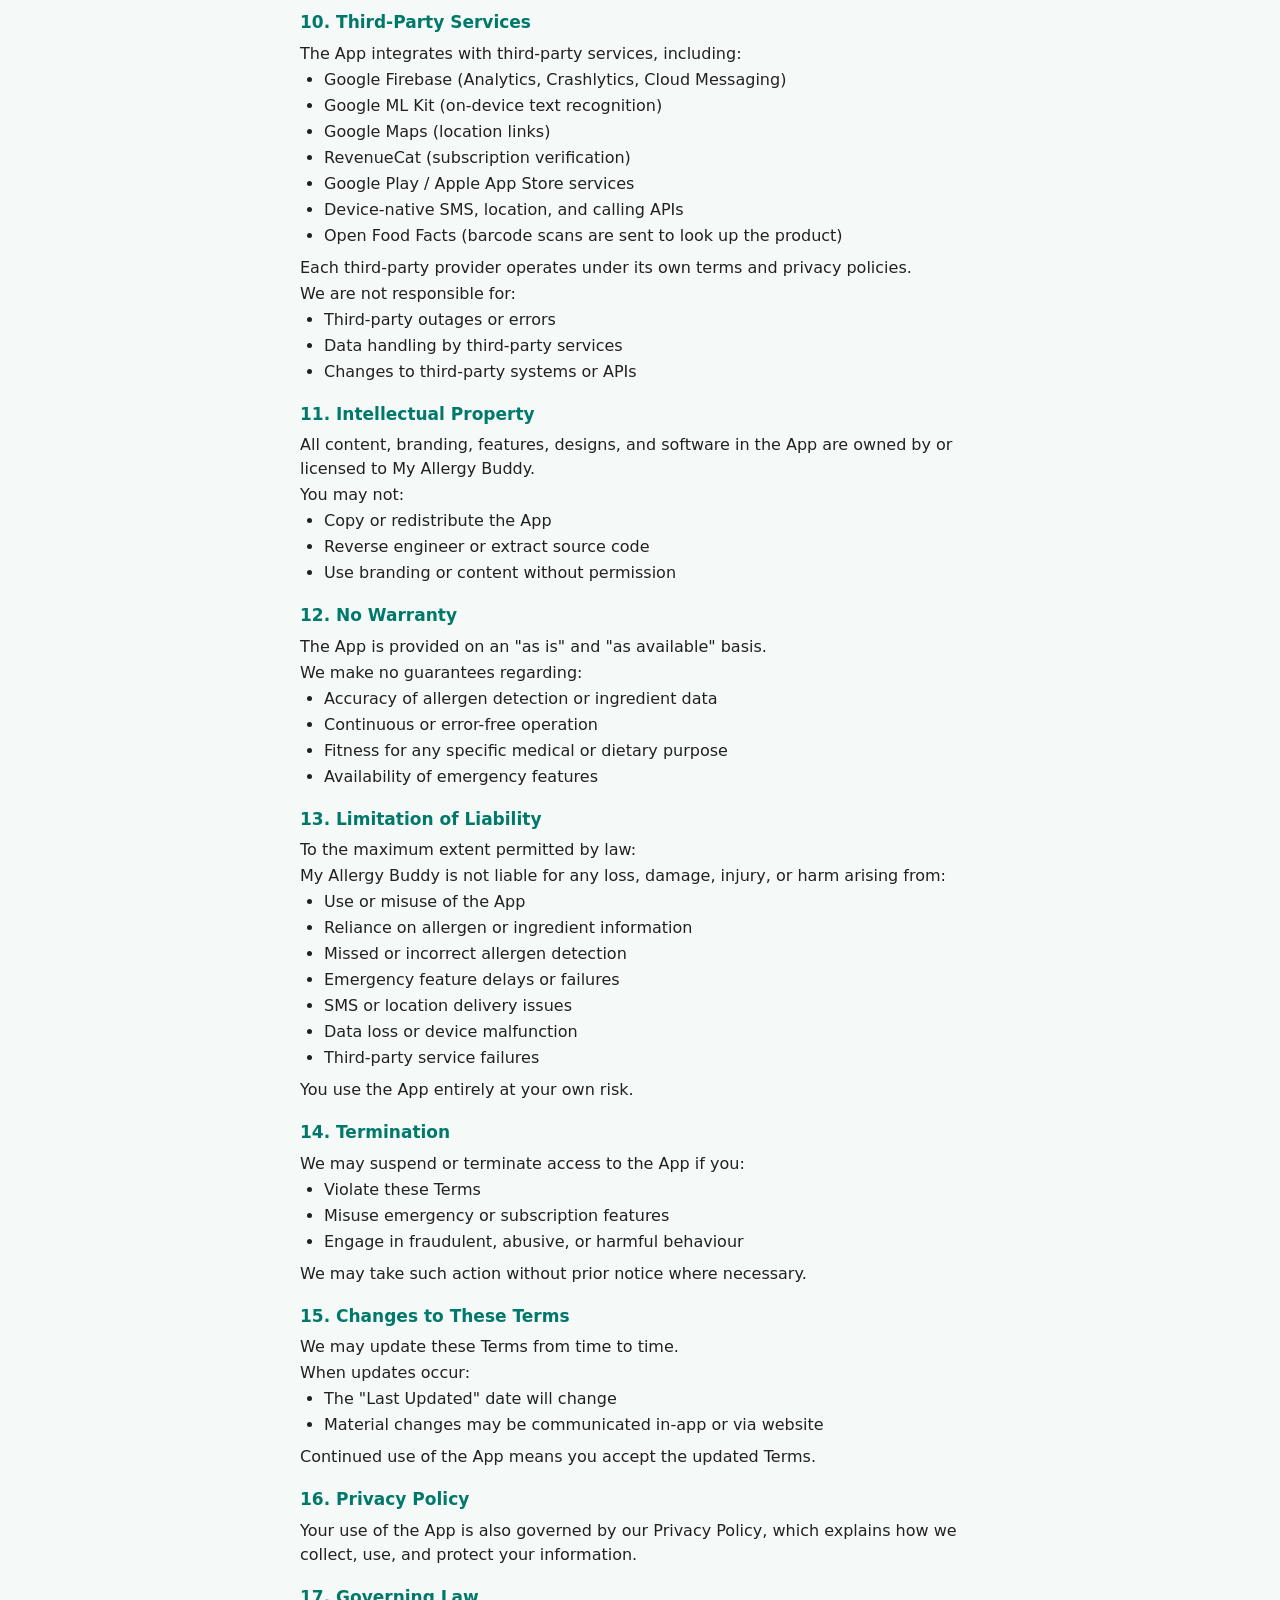
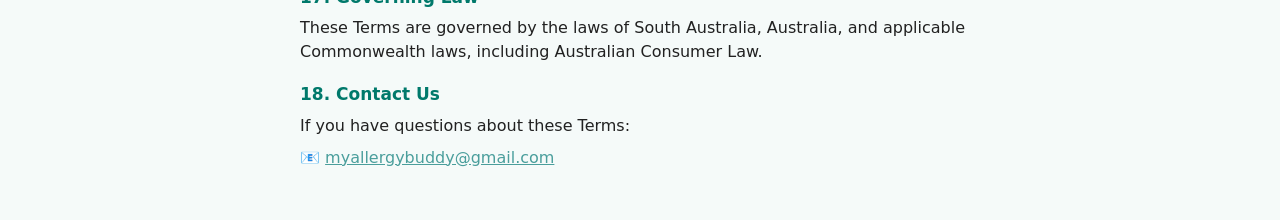
<file: hosting/terms.html>
<!DOCTYPE html>
<html lang="en">
<head>
  <meta charset="utf-8">
  <meta name="viewport" content="width=device-width, initial-scale=1">
  <title>Terms &amp; Conditions – My Allergy Buddy</title>
  <meta name="description" content="Terms and Conditions for My Allergy Buddy mobile app.">
  <link rel="stylesheet" href="styles.css">
</head>
<body>
  <main>
    <nav class="site-nav" aria-label="Legal pages">
      <a href="index.html">Home</a>
      <a href="privacy-policy.html">Privacy Policy</a>
    </nav>

    <header class="header-banner">
      <h1>Terms &amp; Conditions</h1>
      <p>Please read these terms carefully</p>
    </header>

    <p class="last-updated">Last updated: July 2026</p>

    <h2>1. Acceptance of Terms</h2>
    <p>By downloading, installing, or using My Allergy Buddy ("the App"), you agree that:</p>
    <ul>
      <li>You are at least 13 years old (or the minimum age required in your jurisdiction)</li>
      <li>You have read and agree to these Terms and our Privacy Policy</li>
      <li>You understand the App is provided for informational and personal use only</li>
      <li>You accept full responsibility for how you use the App and any decisions made based on it</li>
      <li>You use the App at your own risk</li>
    </ul>
    <p>If you do not agree, you must stop using the App.</p>

    <h2>2. About the App (Important Limitations)</h2>
    <p>My Allergy Buddy is an informational allergy support tool that helps users identify potential allergens using:</p>
    <ul>
      <li>Ingredient label scanning</li>
      <li>Barcode data (where available)</li>
      <li>Product databases (where available)</li>
    </ul>
    <h3>Important limitations:</h3>
    <p>You acknowledge and agree that:</p>
    <ul>
      <li>The App does not provide medical advice, diagnosis, or treatment</li>
      <li>The App is not a medical device</li>
      <li>Results may be incomplete, outdated, or inaccurate</li>
      <li>Manufacturers may change ingredients at any time without notice</li>
      <li>Database information may be missing or incorrect</li>
      <li>Cross-contamination risks cannot be reliably detected</li>
      <li>You must always check the physical product label yourself before use</li>
    </ul>
    <h3>User responsibility:</h3>
    <p>You are solely responsible for verifying product safety before consuming or using any product.</p>

    <h2>3. Medical Disclaimer (Expanded Protection)</h2>
    <p>The App is not a substitute for professional medical advice.</p>
    <p>You should always:</p>
    <ul>
      <li>Consult qualified healthcare professionals for allergy management</li>
      <li>Seek emergency medical help when required</li>
      <li>Rely on official product labelling over App results</li>
    </ul>
    <p>We do not guarantee allergen safety or medical outcomes.</p>

    <h2>4. Cross-Contamination and "May Contain" Information</h2>
    <p>The App may display allergen warnings based on available label or database data.</p>
    <p>You acknowledge that:</p>
    <ul>
      <li>"May contain" warnings are not exhaustive</li>
      <li>Cross-contamination risks may not be disclosed by manufacturers</li>
      <li>Production environments may introduce undeclared allergens</li>
      <li>Information may be incomplete or outdated</li>
    </ul>
    <p>We are not responsible for allergic reactions or harm resulting from missing or incomplete information.</p>

    <h2>5. Emergency Features and Location Services</h2>
    <p>The App includes optional emergency features that are fully user-initiated.</p>
    <h3>5.1 Emergency Responsibility</h3>
    <p>You acknowledge that:</p>
    <ul>
      <li>The App does not automatically contact emergency services</li>
      <li>Emergency actions are only triggered by you</li>
      <li>All emergency features depend on device and network availability</li>
    </ul>
    <h3>5.2 Location Services</h3>
    <ul>
      <li>Location is only used when you explicitly activate emergency features</li>
      <li>A location link can be included in a message you send from your SMS app</li>
      <li>Location services can be disabled at any time</li>
    </ul>
    <p>We do not continuously track or store your location.</p>
    <h3>5.3 SMS and Messaging</h3>
    <ul>
      <li>Texting a contact opens your SMS app with a message ready to send</li>
      <li>You tap Send. The app does not send the text itself</li>
      <li>Delivery depends on carrier, device, and network availability</li>
      <li>Standard SMS charges may apply</li>
    </ul>
    <p>We are not responsible for failed or delayed message delivery.</p>
    <h3>5.4 Emergency Dialling</h3>
    <ul>
      <li>The App may provide shortcuts to emergency numbers (e.g. 000 in Australia)</li>
      <li>Calls require your confirmation before being placed</li>
      <li>We do not contact emergency services on your behalf</li>
    </ul>

    <h2>6. Emergency Feature Responsibilities</h2>
    <p>You agree that you will:</p>
    <ul>
      <li>Keep emergency contact information accurate</li>
      <li>Only use emergency features for genuine emergencies</li>
      <li>Ensure your device is functional and charged when needed</li>
      <li>Understand that delays or failures may occur due to external factors</li>
    </ul>
    <p>You accept full responsibility for consequences arising from use or misuse of emergency features.</p>

    <h2>7. Subscriptions and Payments</h2>
    <h3>7.1 Pricing (AUD)</h3>
    <ul>
      <li>Weekly: $3.99</li>
      <li>Monthly: $7.99</li>
      <li>Yearly: $69.99</li>
    </ul>
    <h3>7.2 Billing</h3>
    <ul>
      <li>Payments are processed by Google Play or Apple App Store</li>
      <li>Subscription management is handled by the respective platform</li>
      <li>RevenueCat may be used to verify subscription status</li>
    </ul>
    <h3>7.3 Renewal and Cancellation</h3>
    <ul>
      <li>Subscriptions renew automatically unless cancelled before renewal</li>
      <li>Cancellation must be done via your app store account settings</li>
    </ul>
    <h3>7.4 Refunds</h3>
    <p>Refunds are handled in accordance with:</p>
    <ul>
      <li>Australian Consumer Law (ACL)</li>
      <li>Google Play or Apple App Store policies</li>
    </ul>
    <p>We do not directly control refund decisions.</p>

    <h2>8. User Responsibilities and Acceptable Use</h2>
    <p>You agree not to:</p>
    <ul>
      <li>Misuse emergency features or trigger false alerts</li>
      <li>Provide false or misleading information</li>
      <li>Attempt to reverse engineer, modify, or copy the App</li>
      <li>Use the App for illegal, harmful, or abusive purposes</li>
      <li>Interfere with app functionality or security systems</li>
    </ul>
    <p>You are responsible for all activity conducted through your account or device.</p>

    <h2>9. Location Data Disclaimer</h2>
    <p>You acknowledge that:</p>
    <ul>
      <li>Location accuracy depends on your device and environment</li>
      <li>GPS signals may be unavailable or inaccurate indoors</li>
      <li>Location is only shared when you initiate emergency features</li>
      <li>We are not responsible for inaccurate location data</li>
    </ul>

    <h2>10. Third-Party Services</h2>
    <p>The App integrates with third-party services, including:</p>
    <ul>
      <li>Google Firebase (Analytics, Crashlytics, Cloud Messaging)</li>
      <li>Google ML Kit (on-device text recognition)</li>
      <li>Google Maps (location links)</li>
      <li>RevenueCat (subscription verification)</li>
      <li>Google Play / Apple App Store services</li>
      <li>Device-native SMS, location, and calling APIs</li>
      <li>Open Food Facts (barcode scans are sent to look up the product)</li>
    </ul>
    <p>Each third-party provider operates under its own terms and privacy policies.</p>
    <p>We are not responsible for:</p>
    <ul>
      <li>Third-party outages or errors</li>
      <li>Data handling by third-party services</li>
      <li>Changes to third-party systems or APIs</li>
    </ul>

    <h2>11. Intellectual Property</h2>
    <p>All content, branding, features, designs, and software in the App are owned by or licensed to My Allergy Buddy.</p>
    <p>You may not:</p>
    <ul>
      <li>Copy or redistribute the App</li>
      <li>Reverse engineer or extract source code</li>
      <li>Use branding or content without permission</li>
    </ul>

    <h2>12. No Warranty</h2>
    <p>The App is provided on an "as is" and "as available" basis.</p>
    <p>We make no guarantees regarding:</p>
    <ul>
      <li>Accuracy of allergen detection or ingredient data</li>
      <li>Continuous or error-free operation</li>
      <li>Fitness for any specific medical or dietary purpose</li>
      <li>Availability of emergency features</li>
    </ul>

    <h2>13. Limitation of Liability</h2>
    <p>To the maximum extent permitted by law:</p>
    <p>My Allergy Buddy is not liable for any loss, damage, injury, or harm arising from:</p>
    <ul>
      <li>Use or misuse of the App</li>
      <li>Reliance on allergen or ingredient information</li>
      <li>Missed or incorrect allergen detection</li>
      <li>Emergency feature delays or failures</li>
      <li>SMS or location delivery issues</li>
      <li>Data loss or device malfunction</li>
      <li>Third-party service failures</li>
    </ul>
    <p>You use the App entirely at your own risk.</p>

    <h2>14. Termination</h2>
    <p>We may suspend or terminate access to the App if you:</p>
    <ul>
      <li>Violate these Terms</li>
      <li>Misuse emergency or subscription features</li>
      <li>Engage in fraudulent, abusive, or harmful behaviour</li>
    </ul>
    <p>We may take such action without prior notice where necessary.</p>

    <h2>15. Changes to These Terms</h2>
    <p>We may update these Terms from time to time.</p>
    <p>When updates occur:</p>
    <ul>
      <li>The "Last Updated" date will change</li>
      <li>Material changes may be communicated in-app or via website</li>
    </ul>
    <p>Continued use of the App means you accept the updated Terms.</p>

    <h2>16. Privacy Policy</h2>
    <p>Your use of the App is also governed by our Privacy Policy, which explains how we collect, use, and protect your information.</p>

    <h2>17. Governing Law</h2>
    <p>These Terms are governed by the laws of South Australia, Australia, and applicable Commonwealth laws, including Australian Consumer Law.</p>

    <h2>18. Contact Us</h2>
    <p>If you have questions about these Terms:</p>
    <p class="contact-email">📧 <a href="mailto:myallergybuddy@gmail.com">myallergybuddy@gmail.com</a></p>
  </main>
</body>
</html>
</file>
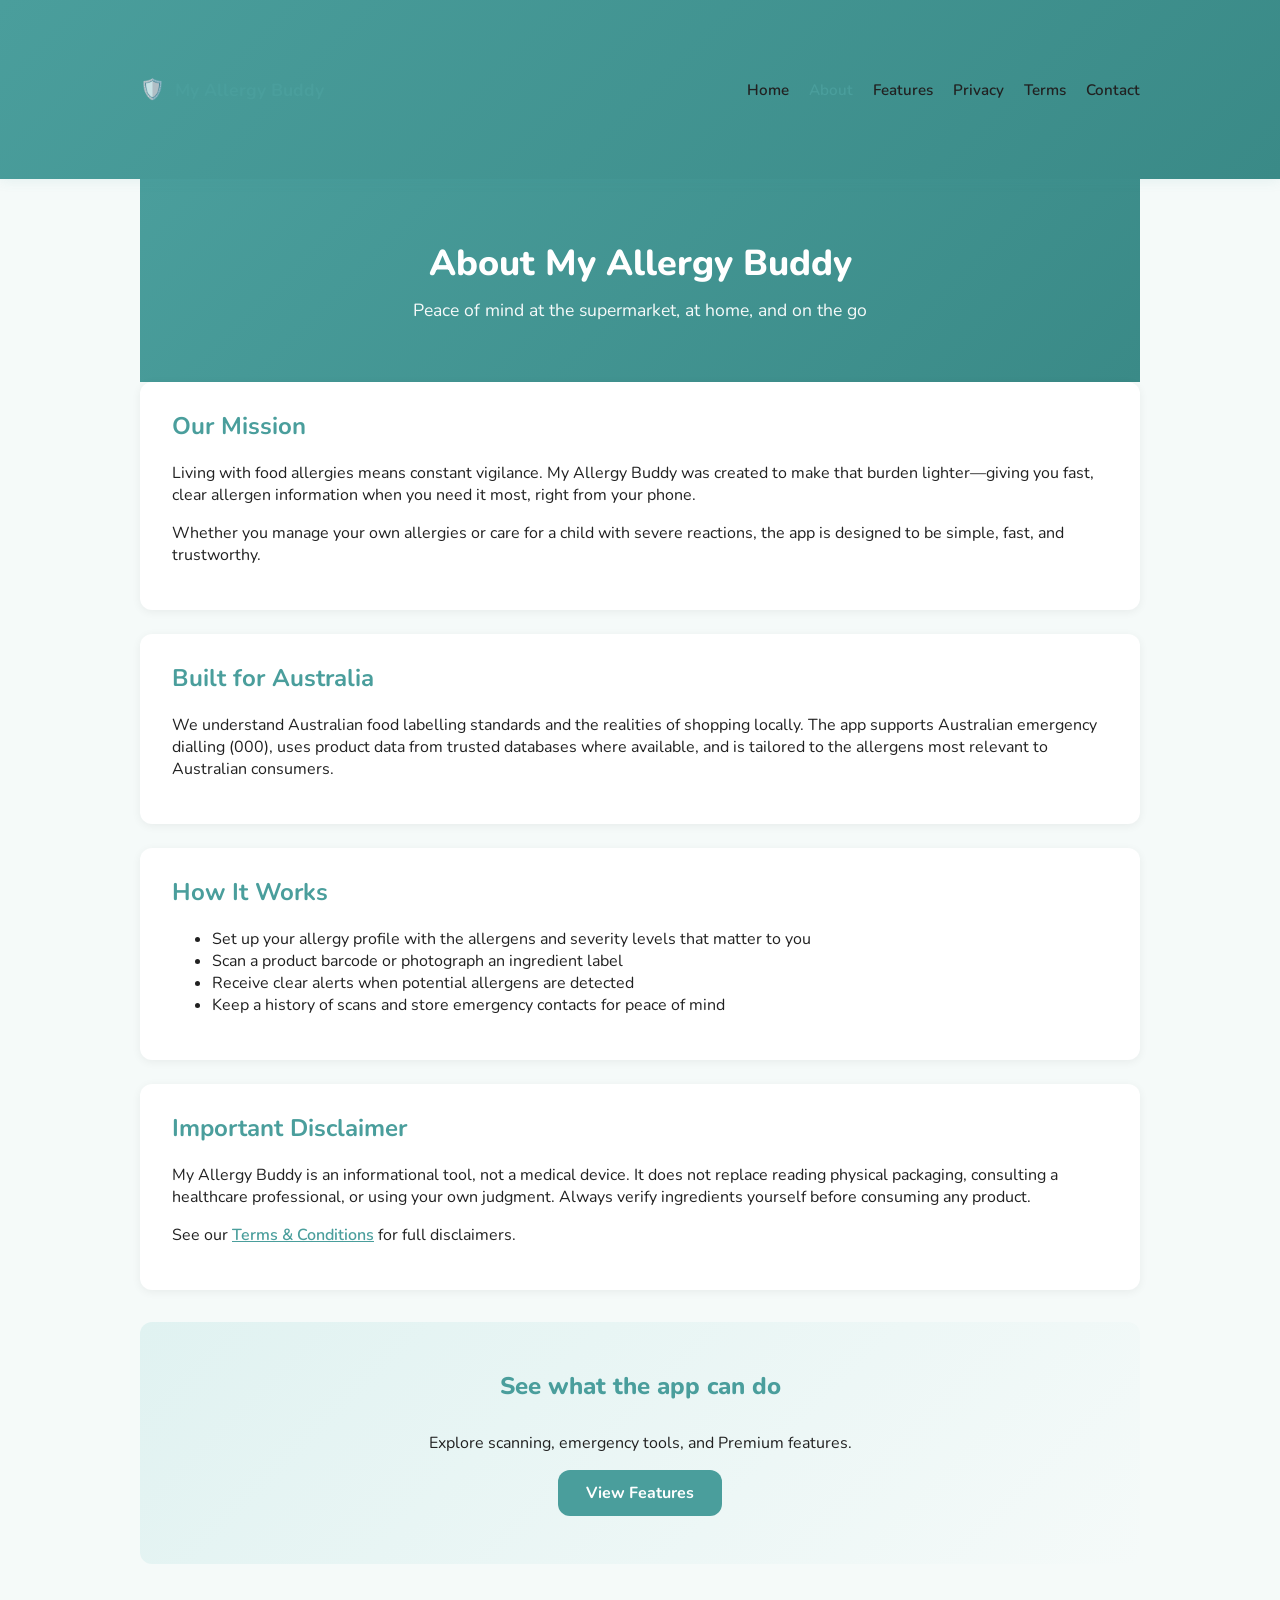
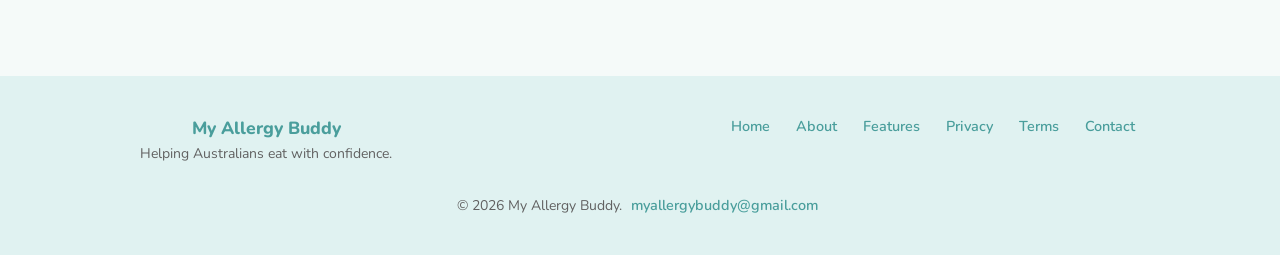
<file: website/about.html>
<!DOCTYPE html>
<html lang="en">
<head>
  <meta charset="utf-8">
  <meta name="viewport" content="width=device-width, initial-scale=1">
  <title>About – My Allergy Buddy</title>
  <link rel="icon" href="images/favicon.png">
  <meta name="description" content="Learn about My Allergy Buddy, the Australian-focused allergy scanning app for families and individuals with food allergies.">
  <link rel="stylesheet" href="styles.css">
</head>
<body>
  <header class="site-header">
    <div class="header-inner">
      <a href="index.html" class="brand">
        <span class="brand-icon" aria-hidden="true">🛡️</span>
        My Allergy Buddy
      </a>
      <button class="nav-toggle" type="button" aria-label="Toggle navigation" aria-expanded="false" aria-controls="site-nav">
        <svg viewBox="0 0 24 24" fill="none" stroke="currentColor" stroke-width="2" stroke-linecap="round" aria-hidden="true">
          <line x1="3" y1="6" x2="21" y2="6"></line>
          <line x1="3" y1="12" x2="21" y2="12"></line>
          <line x1="3" y1="18" x2="21" y2="18"></line>
        </svg>
      </button>
      <nav class="site-nav" id="site-nav" aria-label="Main navigation">
        <a href="index.html">Home</a>
        <a href="about.html" class="active">About</a>
        <a href="features.html">Features</a>
        <a href="privacy.html">Privacy</a>
        <a href="terms.html">Terms</a>
        <a href="contact.html">Contact</a>
      </nav>
    </div>
  </header>

  <main>
    <header class="page-banner">
      <h1>About My Allergy Buddy</h1>
      <p>Peace of mind at the supermarket, at home, and on the go</p>
    </header>

    <div class="content-block">
      <h2>Our Mission</h2>
      <p>Living with food allergies means constant vigilance. My Allergy Buddy was created to make that burden lighter—giving you fast, clear allergen information when you need it most, right from your phone.</p>
      <p>Whether you manage your own allergies or care for a child with severe reactions, the app is designed to be simple, fast, and trustworthy.</p>
    </div>

    <div class="content-block">
      <h2>Built for Australia</h2>
      <p>We understand Australian food labelling standards and the realities of shopping locally. The app supports Australian emergency dialling (000), uses product data from trusted databases where available, and is tailored to the allergens most relevant to Australian consumers.</p>
    </div>

    <div class="content-block">
      <h2>How It Works</h2>
      <ul>
        <li>Set up your allergy profile with the allergens and severity levels that matter to you</li>
        <li>Scan a product barcode or photograph an ingredient label</li>
        <li>Receive clear alerts when potential allergens are detected</li>
        <li>Keep a history of scans and store emergency contacts for peace of mind</li>
      </ul>
    </div>

    <div class="content-block">
      <h2>Important Disclaimer</h2>
      <p>My Allergy Buddy is an informational tool, not a medical device. It does not replace reading physical packaging, consulting a healthcare professional, or using your own judgment. Always verify ingredients yourself before consuming any product.</p>
      <p>See our <a href="terms.html">Terms &amp; Conditions</a> for full disclaimers.</p>
    </div>

    <section class="cta-banner">
      <h2>See what the app can do</h2>
      <p>Explore scanning, emergency tools, and Premium features.</p>
      <a href="features.html" class="btn btn-primary">View Features</a>
    </section>
  </main>

  <footer class="site-footer">
    <div class="footer-inner">
      <div>
        <div class="footer-brand">My Allergy Buddy</div>
        <p style="margin:0;font-size:0.875rem;color:#616161;">Helping Australians eat with confidence.</p>
      </div>
      <nav class="footer-nav" aria-label="Footer navigation">
        <a href="index.html">Home</a>
        <a href="about.html">About</a>
        <a href="features.html">Features</a>
        <a href="privacy.html">Privacy</a>
        <a href="terms.html">Terms</a>
        <a href="contact.html">Contact</a>
      </nav>
      <p class="footer-copy">&copy; 2026 My Allergy Buddy. <a href="mailto:myallergybuddy@gmail.com">myallergybuddy@gmail.com</a></p>
    </div>
  </footer>

  <script src="script.js"></script>
</body>
</html>
</file>
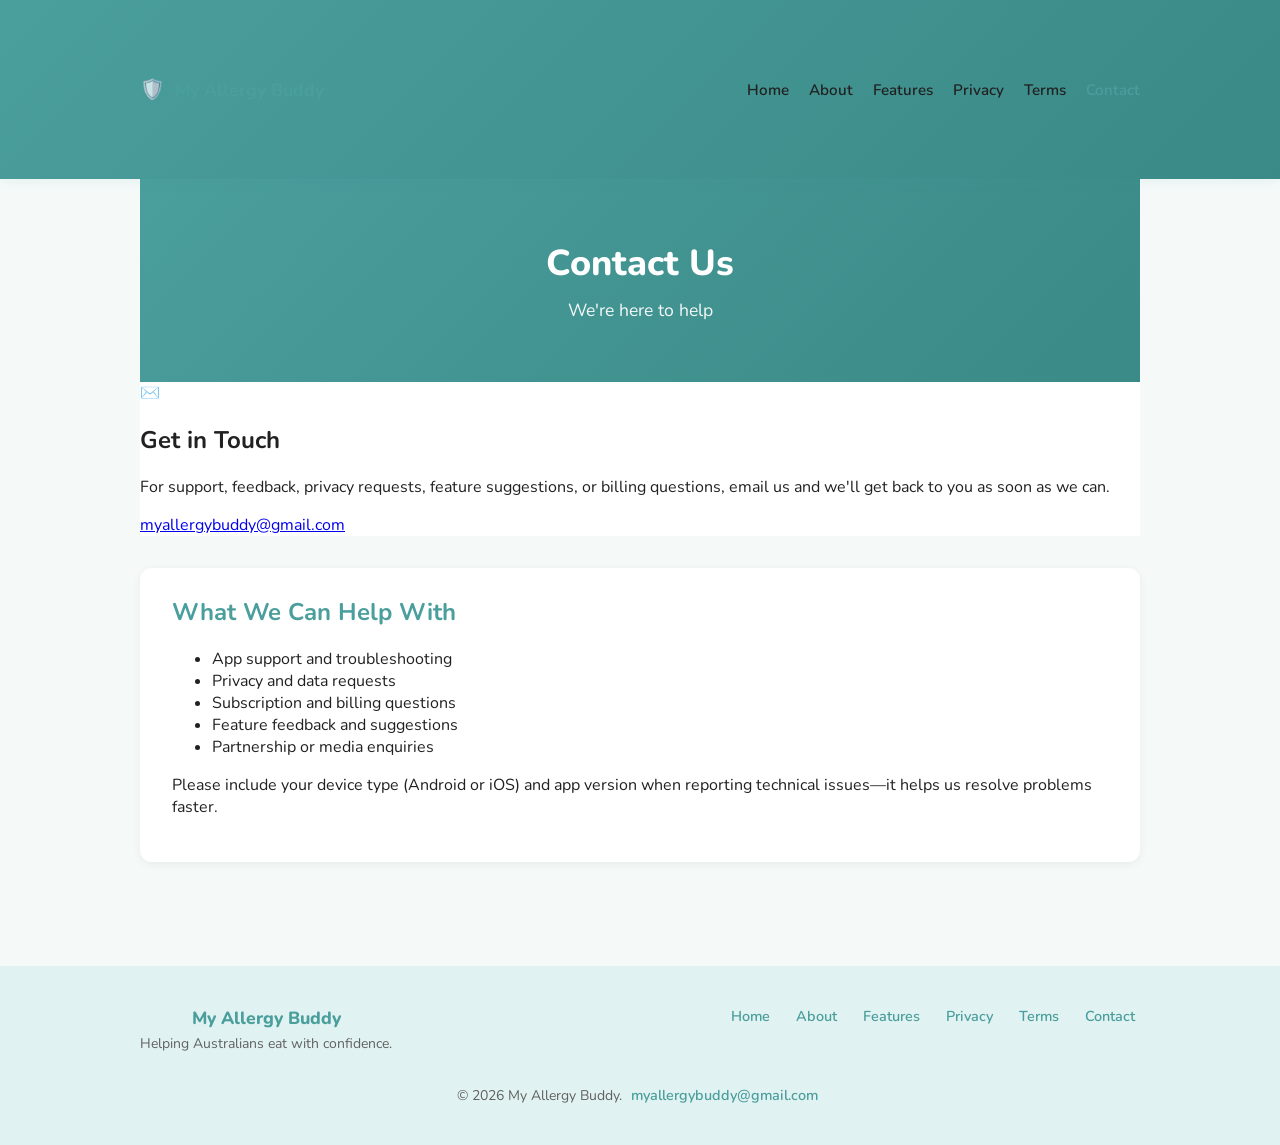
<file: website/contact.html>
<!DOCTYPE html>
<html lang="en">
<head>
  <meta charset="utf-8">
  <meta name="viewport" content="width=device-width, initial-scale=1">
  <title>Contact – My Allergy Buddy</title>
  <link rel="icon" href="images/favicon.png">
  <meta name="description" content="Contact My Allergy Buddy for support, feedback, privacy requests, or billing questions.">
  <link rel="stylesheet" href="styles.css">
</head>
<body>
  <header class="site-header">
    <div class="header-inner">
      <a href="index.html" class="brand">
        <span class="brand-icon" aria-hidden="true">🛡️</span>
        My Allergy Buddy
      </a>
      <button class="nav-toggle" type="button" aria-label="Toggle navigation" aria-expanded="false" aria-controls="site-nav">
        <svg viewBox="0 0 24 24" fill="none" stroke="currentColor" stroke-width="2" stroke-linecap="round" aria-hidden="true">
          <line x1="3" y1="6" x2="21" y2="6"></line>
          <line x1="3" y1="12" x2="21" y2="12"></line>
          <line x1="3" y1="18" x2="21" y2="18"></line>
        </svg>
      </button>
      <nav class="site-nav" id="site-nav" aria-label="Main navigation">
        <a href="index.html">Home</a>
        <a href="about.html">About</a>
        <a href="features.html">Features</a>
        <a href="privacy.html">Privacy</a>
        <a href="terms.html">Terms</a>
        <a href="contact.html" class="active">Contact</a>
      </nav>
    </div>
  </header>

  <main>
    <header class="page-banner">
      <h1>Contact Us</h1>
      <p>We're here to help</p>
    </header>

    <div class="contact-card">
      <div class="contact-icon" aria-hidden="true">✉️</div>
      <h2>Get in Touch</h2>
      <p>For support, feedback, privacy requests, feature suggestions, or billing questions, email us and we'll get back to you as soon as we can.</p>
      <a href="mailto:myallergybuddy@gmail.com" class="email-link">myallergybuddy@gmail.com</a>
    </div>

    <div class="content-block" style="margin-top:32px;">
      <h2>What We Can Help With</h2>
      <ul>
        <li>App support and troubleshooting</li>
        <li>Privacy and data requests</li>
        <li>Subscription and billing questions</li>
        <li>Feature feedback and suggestions</li>
        <li>Partnership or media enquiries</li>
      </ul>
      <p>Please include your device type (Android or iOS) and app version when reporting technical issues—it helps us resolve problems faster.</p>
    </div>
  </main>

  <footer class="site-footer">
    <div class="footer-inner">
      <div>
        <div class="footer-brand">My Allergy Buddy</div>
        <p style="margin:0;font-size:0.875rem;color:#616161;">Helping Australians eat with confidence.</p>
      </div>
      <nav class="footer-nav" aria-label="Footer navigation">
        <a href="index.html">Home</a>
        <a href="about.html">About</a>
        <a href="features.html">Features</a>
        <a href="privacy.html">Privacy</a>
        <a href="terms.html">Terms</a>
        <a href="contact.html">Contact</a>
      </nav>
      <p class="footer-copy">&copy; 2026 My Allergy Buddy. <a href="mailto:myallergybuddy@gmail.com">myallergybuddy@gmail.com</a></p>
    </div>
  </footer>

  <script src="script.js"></script>
</body>
</html>
</file>
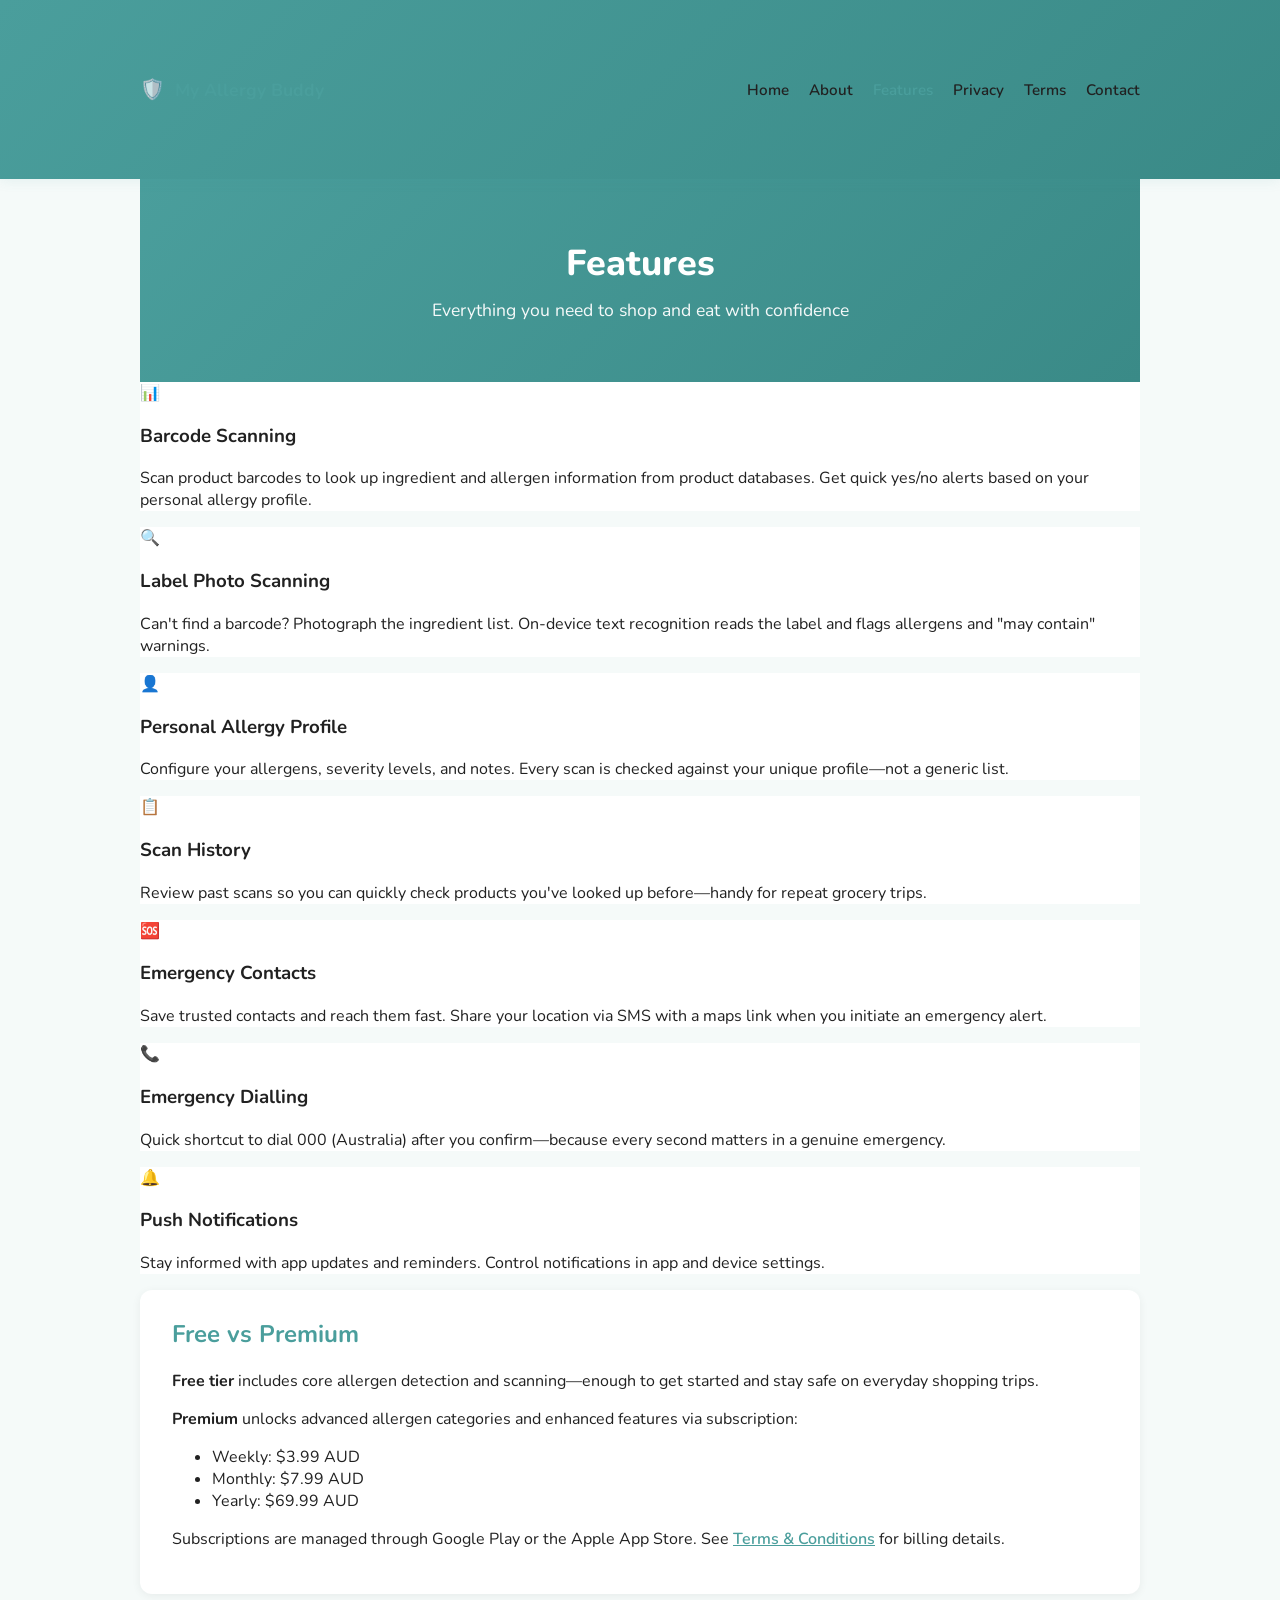
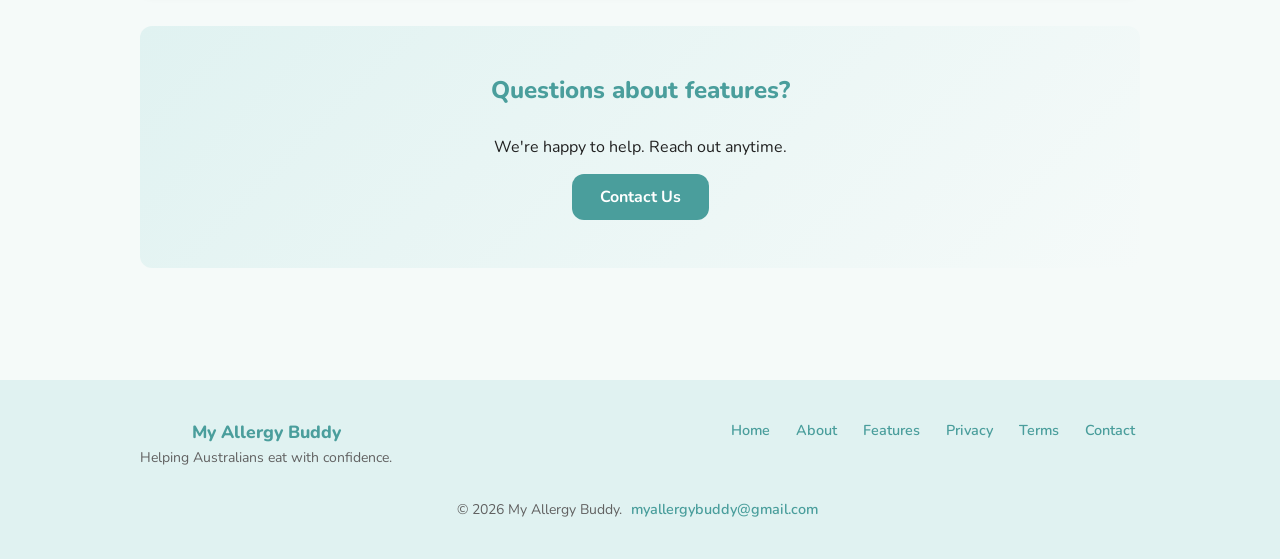
<file: website/features.html>
<!DOCTYPE html>
<html lang="en">
<head>
  <meta charset="utf-8">
  <meta name="viewport" content="width=device-width, initial-scale=1">
  <title>Features – My Allergy Buddy</title>
  <link rel="icon" href="images/favicon.png">
  <meta name="description" content="Discover My Allergy Buddy features: barcode scanning, label OCR, emergency contacts, scan history, and Premium allergen detection.">
  <link rel="stylesheet" href="styles.css">
</head>
<body>
  <header class="site-header">
    <div class="header-inner">
      <a href="index.html" class="brand">
        <span class="brand-icon" aria-hidden="true">🛡️</span>
        My Allergy Buddy
      </a>
      <button class="nav-toggle" type="button" aria-label="Toggle navigation" aria-expanded="false" aria-controls="site-nav">
        <svg viewBox="0 0 24 24" fill="none" stroke="currentColor" stroke-width="2" stroke-linecap="round" aria-hidden="true">
          <line x1="3" y1="6" x2="21" y2="6"></line>
          <line x1="3" y1="12" x2="21" y2="12"></line>
          <line x1="3" y1="18" x2="21" y2="18"></line>
        </svg>
      </button>
      <nav class="site-nav" id="site-nav" aria-label="Main navigation">
        <a href="index.html">Home</a>
        <a href="about.html">About</a>
        <a href="features.html" class="active">Features</a>
        <a href="privacy.html">Privacy</a>
        <a href="terms.html">Terms</a>
        <a href="contact.html">Contact</a>
      </nav>
    </div>
  </header>

  <main>
    <header class="page-banner">
      <h1>Features</h1>
      <p>Everything you need to shop and eat with confidence</p>
    </header>

    <div class="feature-grid">
      <article class="feature-card">
        <div class="feature-icon" aria-hidden="true">📊</div>
        <h3>Barcode Scanning</h3>
        <p>Scan product barcodes to look up ingredient and allergen information from product databases. Get quick yes/no alerts based on your personal allergy profile.</p>
      </article>
      <article class="feature-card">
        <div class="feature-icon" aria-hidden="true">🔍</div>
        <h3>Label Photo Scanning</h3>
        <p>Can't find a barcode? Photograph the ingredient list. On-device text recognition reads the label and flags allergens and "may contain" warnings.</p>
      </article>
      <article class="feature-card">
        <div class="feature-icon" aria-hidden="true">👤</div>
        <h3>Personal Allergy Profile</h3>
        <p>Configure your allergens, severity levels, and notes. Every scan is checked against your unique profile—not a generic list.</p>
      </article>
      <article class="feature-card">
        <div class="feature-icon" aria-hidden="true">📋</div>
        <h3>Scan History</h3>
        <p>Review past scans so you can quickly check products you've looked up before—handy for repeat grocery trips.</p>
      </article>
      <article class="feature-card">
        <div class="feature-icon" aria-hidden="true">🆘</div>
        <h3>Emergency Contacts</h3>
        <p>Save trusted contacts and reach them fast. Share your location via SMS with a maps link when you initiate an emergency alert.</p>
      </article>
      <article class="feature-card">
        <div class="feature-icon" aria-hidden="true">📞</div>
        <h3>Emergency Dialling</h3>
        <p>Quick shortcut to dial 000 (Australia) after you confirm—because every second matters in a genuine emergency.</p>
      </article>
      <article class="feature-card">
        <div class="feature-icon" aria-hidden="true">🔔</div>
        <h3>Push Notifications</h3>
        <p>Stay informed with app updates and reminders. Control notifications in app and device settings.</p>
      </article>
    </div>

    <div class="content-block">
      <h2>Free vs Premium</h2>
      <p><strong>Free tier</strong> includes core allergen detection and scanning—enough to get started and stay safe on everyday shopping trips.</p>
      <p><strong>Premium</strong> unlocks advanced allergen categories and enhanced features via subscription:</p>
      <ul>
        <li>Weekly: $3.99 AUD</li>
        <li>Monthly: $7.99 AUD</li>
        <li>Yearly: $69.99 AUD</li>
      </ul>
      <p>Subscriptions are managed through Google Play or the Apple App Store. See <a href="terms.html">Terms &amp; Conditions</a> for billing details.</p>
    </div>

    <section class="cta-banner">
      <h2>Questions about features?</h2>
      <p>We're happy to help. Reach out anytime.</p>
      <a href="contact.html" class="btn btn-primary">Contact Us</a>
    </section>
  </main>

  <footer class="site-footer">
    <div class="footer-inner">
      <div>
        <div class="footer-brand">My Allergy Buddy</div>
        <p style="margin:0;font-size:0.875rem;color:#616161;">Helping Australians eat with confidence.</p>
      </div>
      <nav class="footer-nav" aria-label="Footer navigation">
        <a href="index.html">Home</a>
        <a href="about.html">About</a>
        <a href="features.html">Features</a>
        <a href="privacy.html">Privacy</a>
        <a href="terms.html">Terms</a>
        <a href="contact.html">Contact</a>
      </nav>
      <p class="footer-copy">&copy; 2026 My Allergy Buddy. <a href="mailto:myallergybuddy@gmail.com">myallergybuddy@gmail.com</a></p>
    </div>
  </footer>

  <script src="script.js"></script>
</body>
</html>
</file>
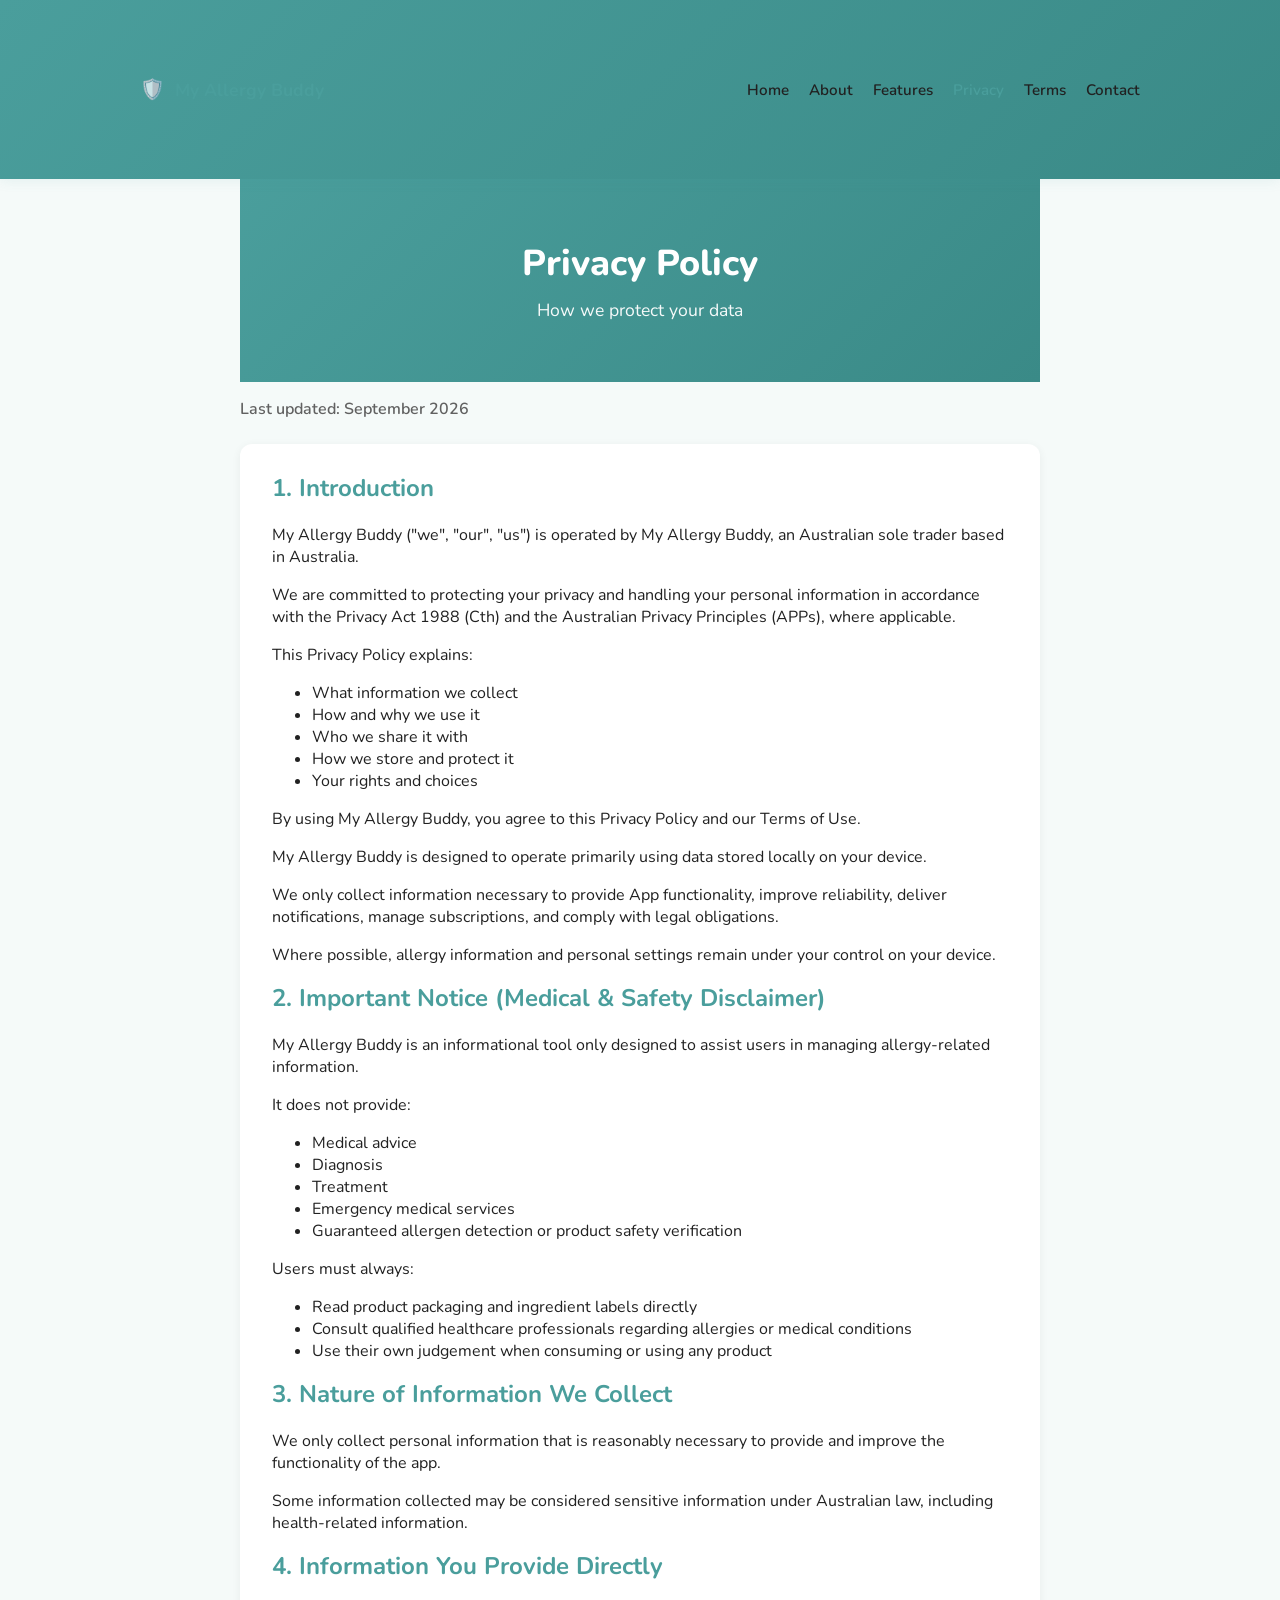
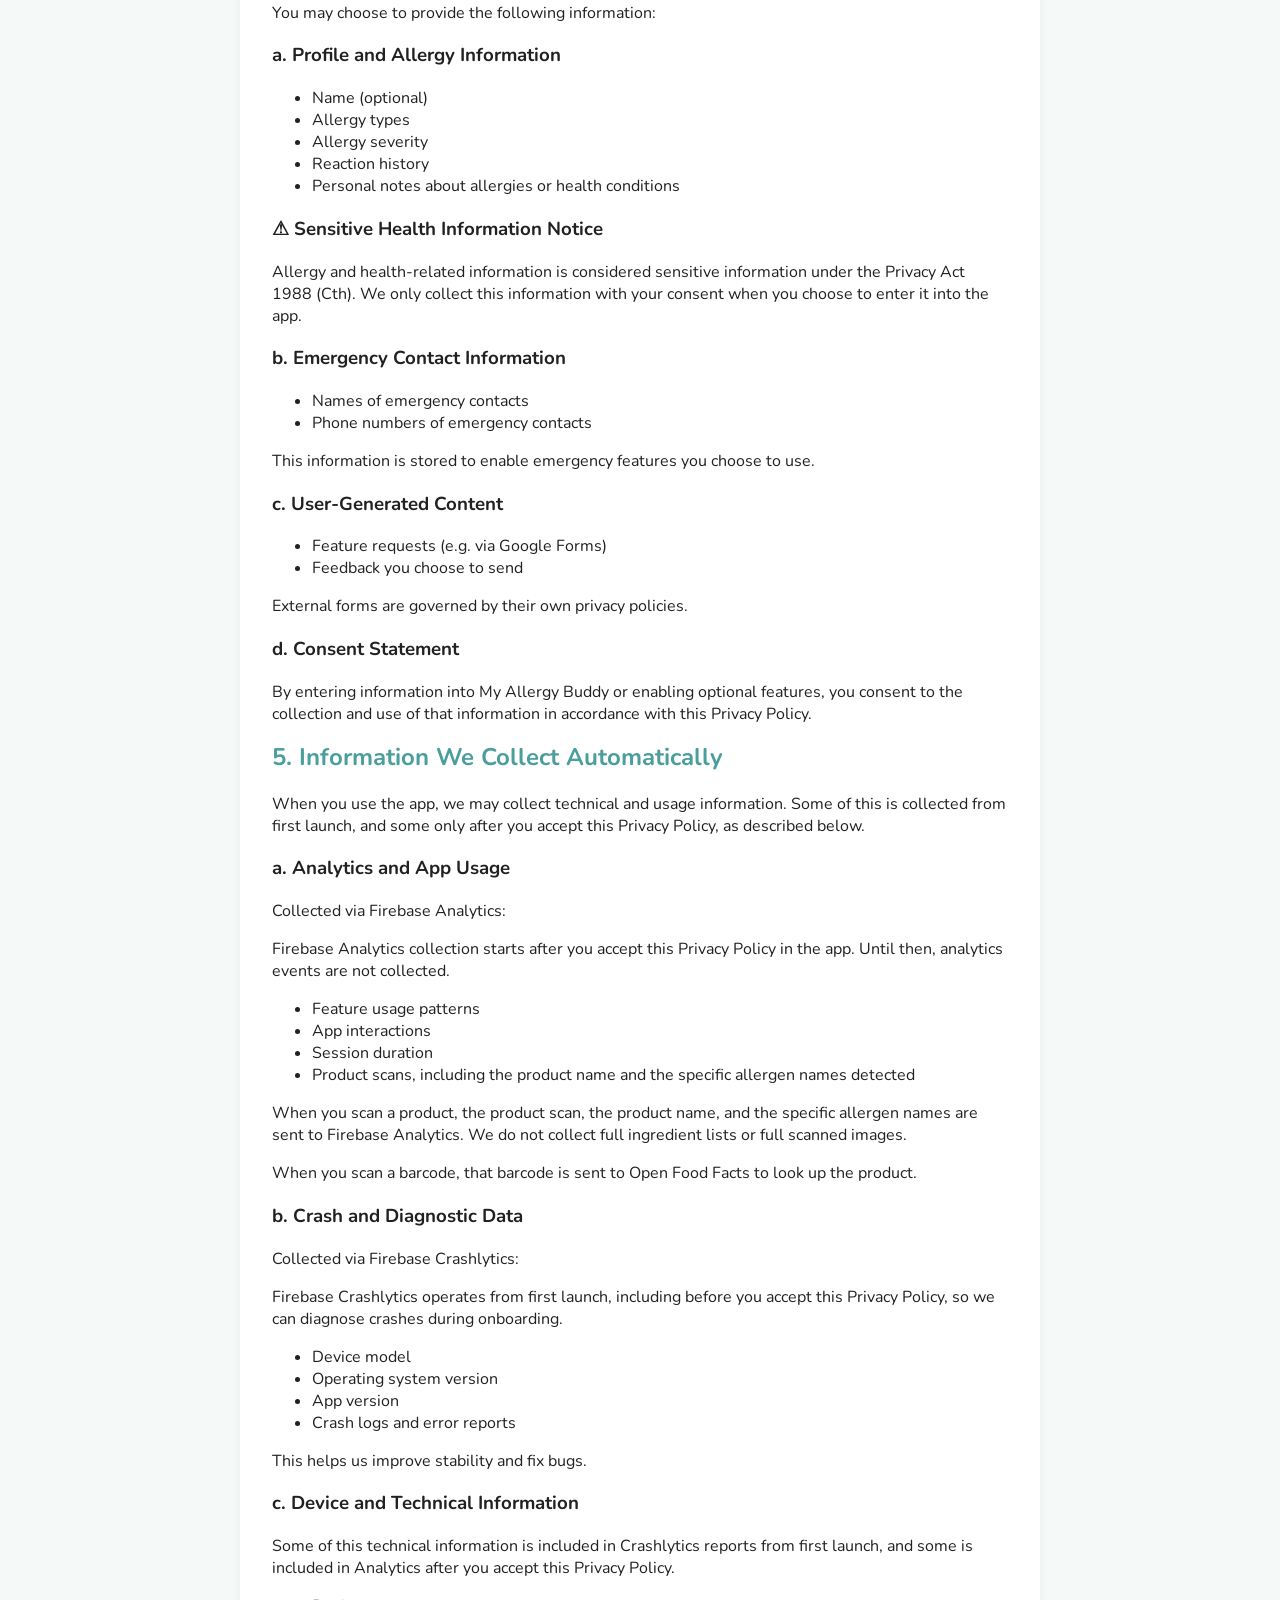
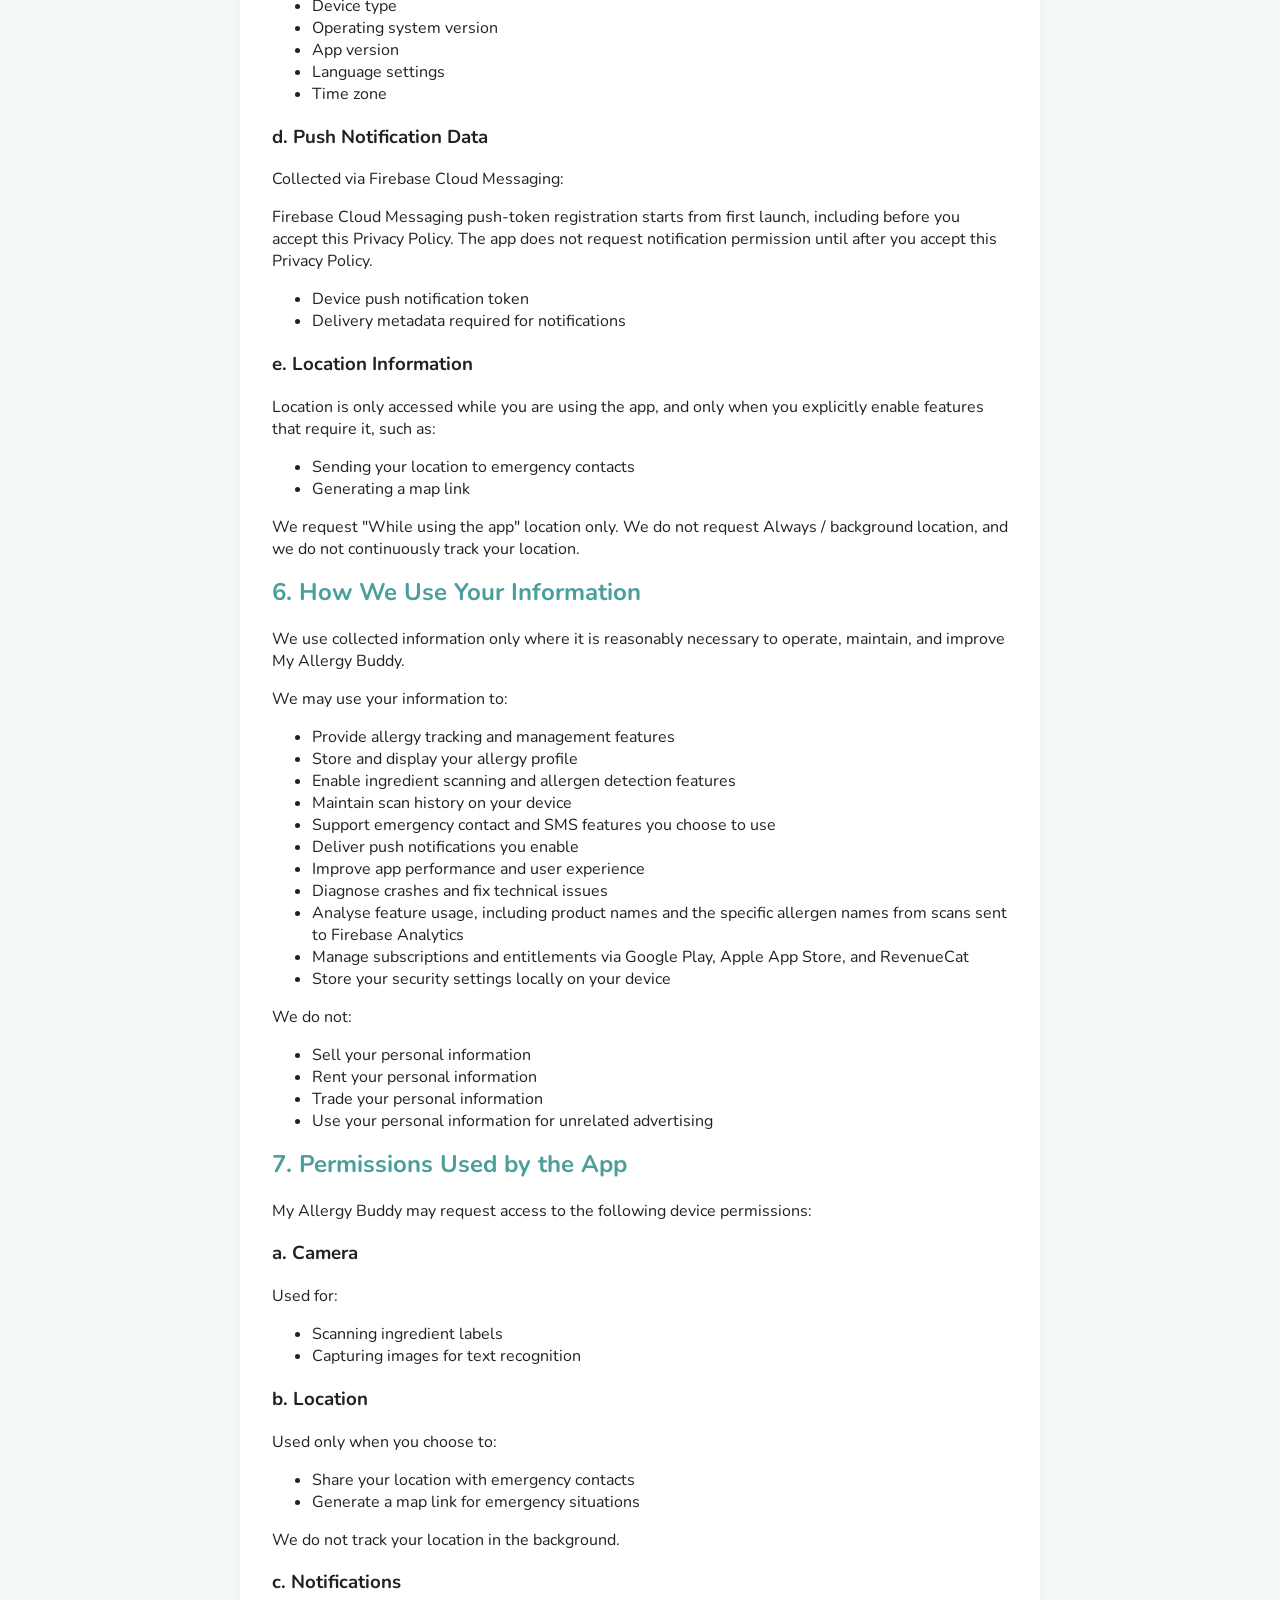
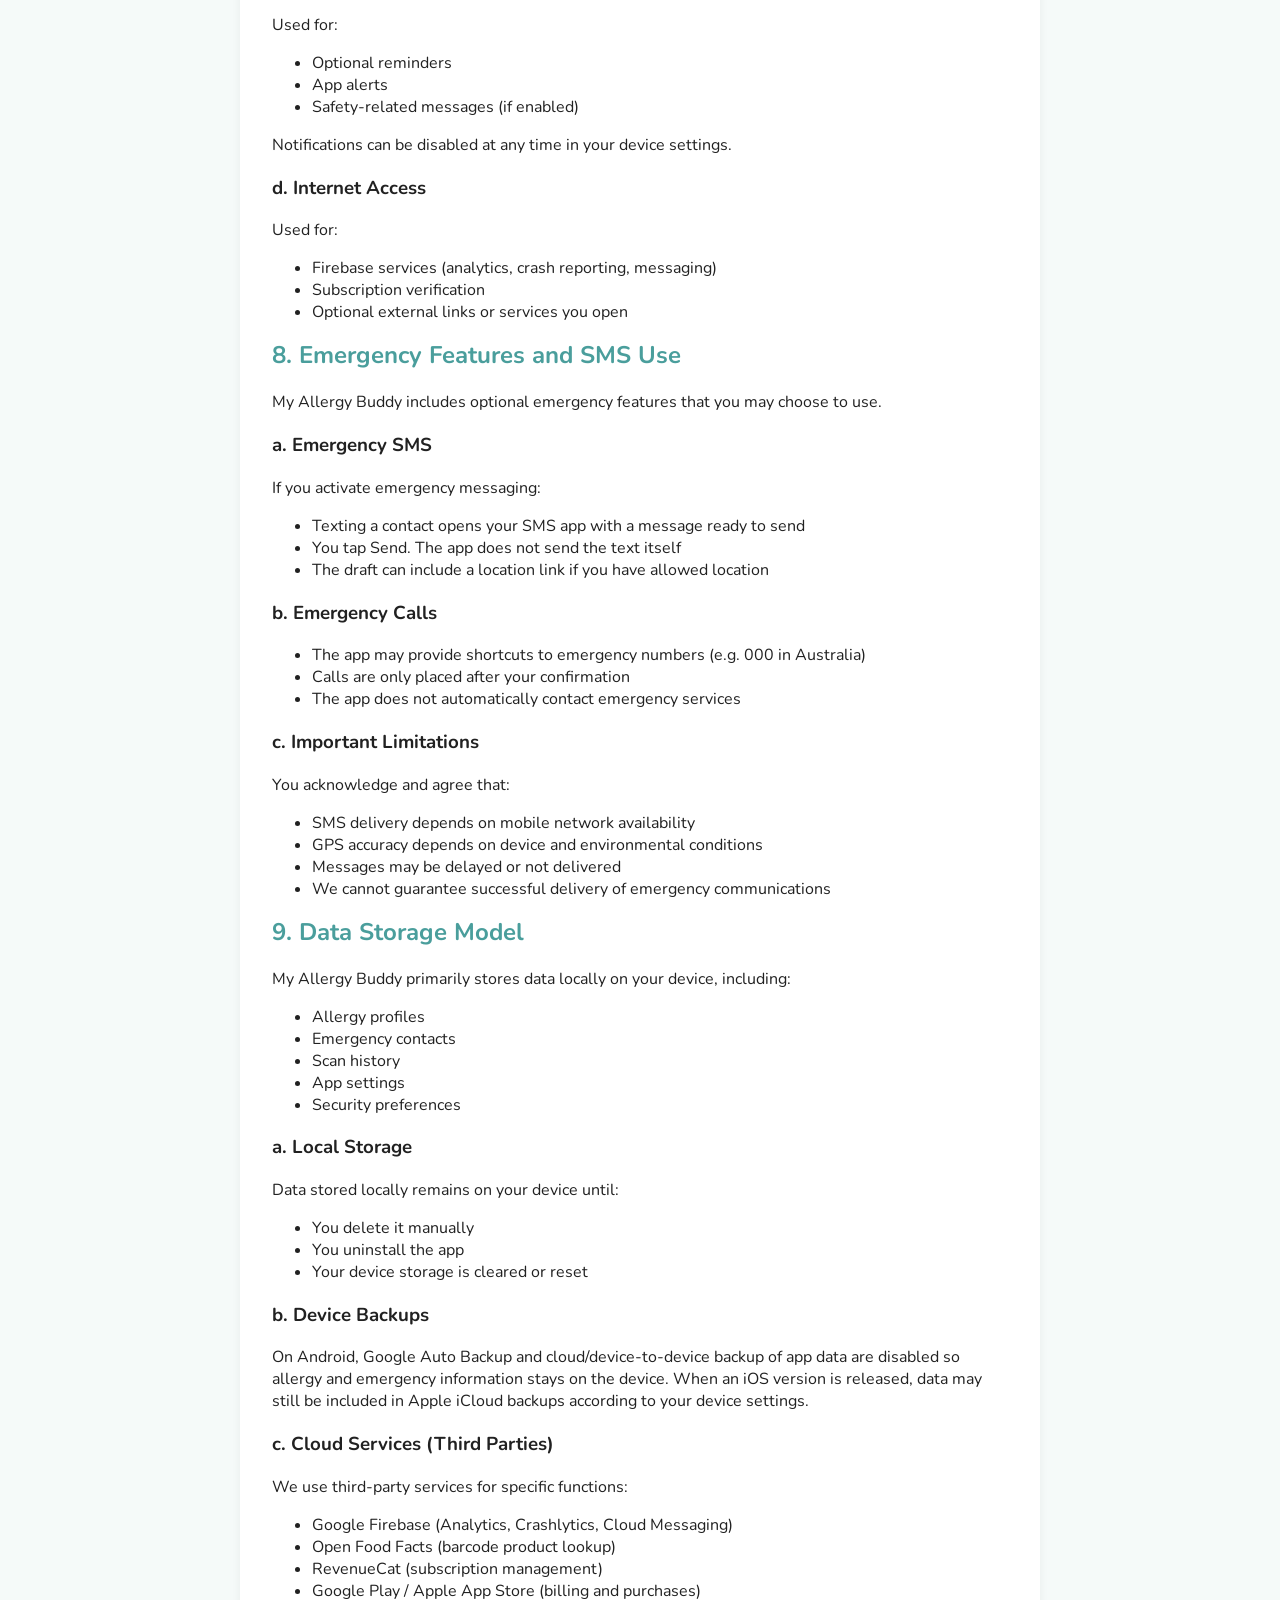
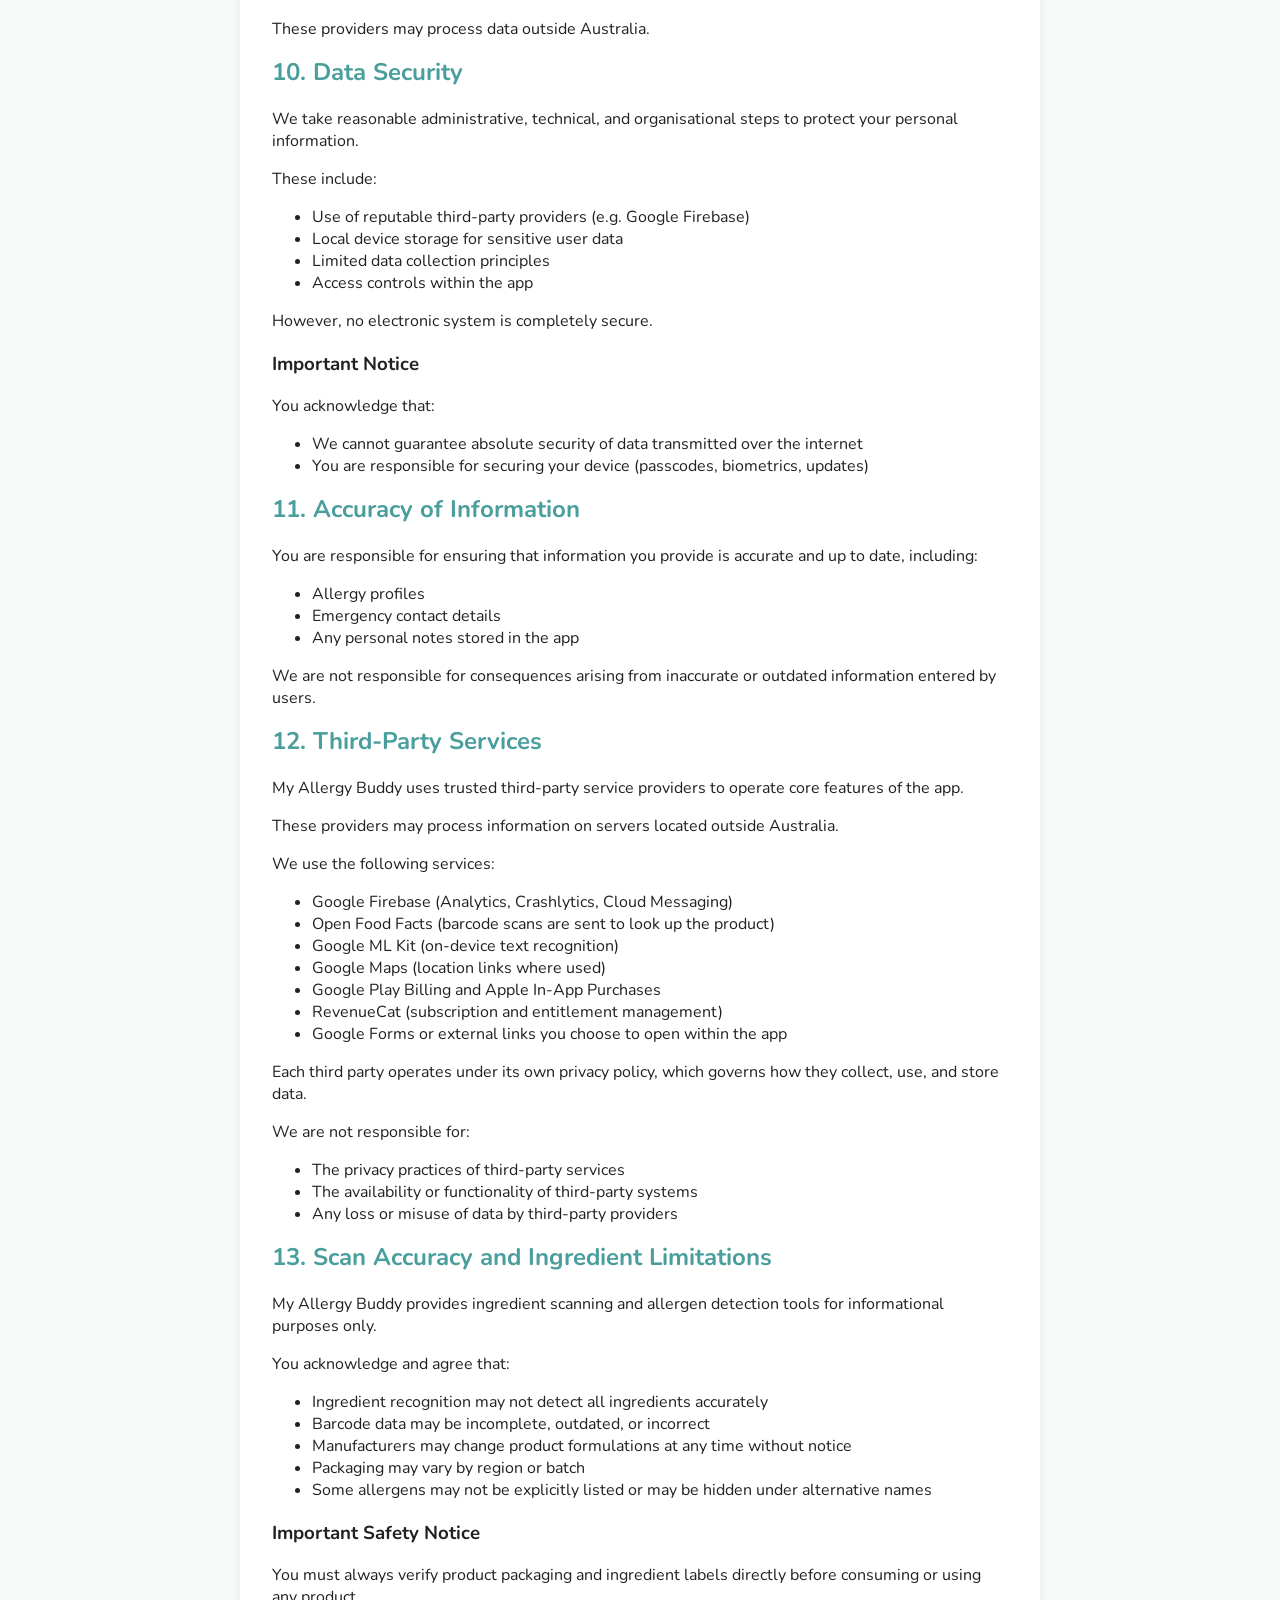
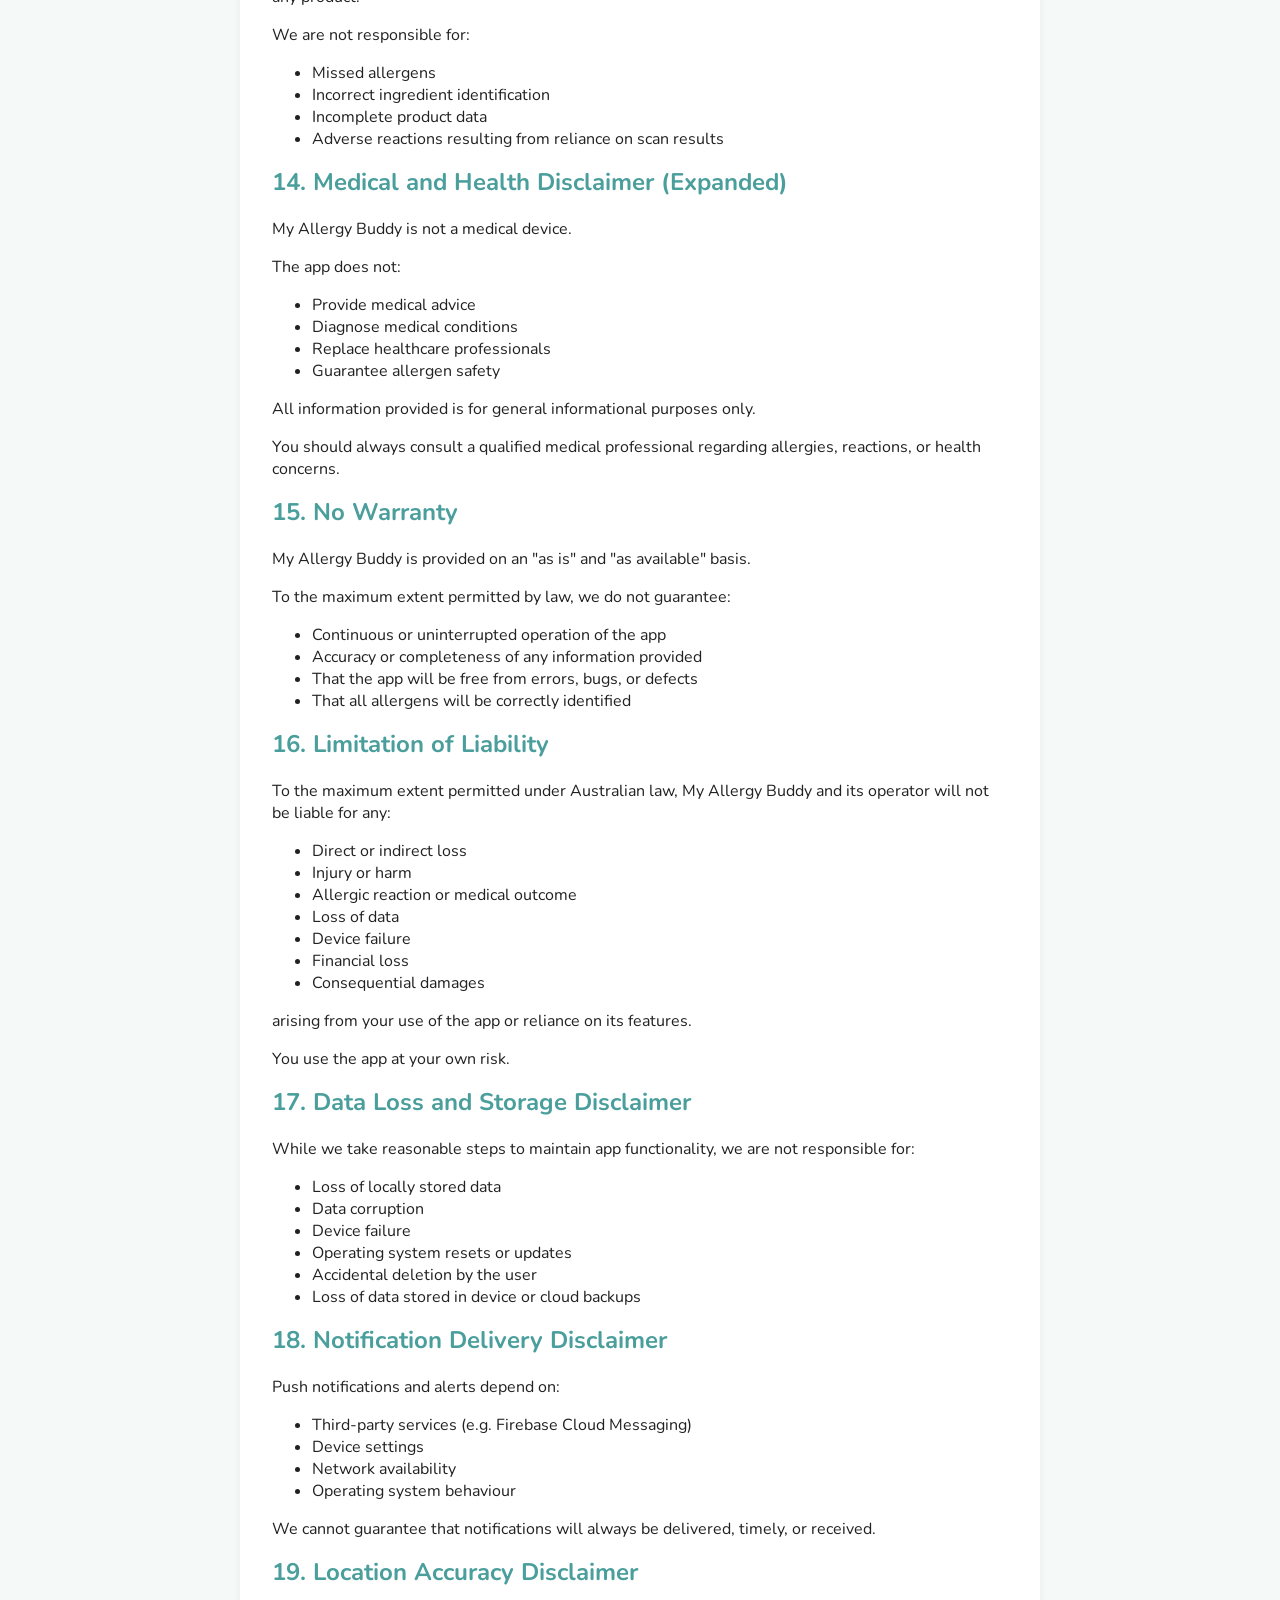
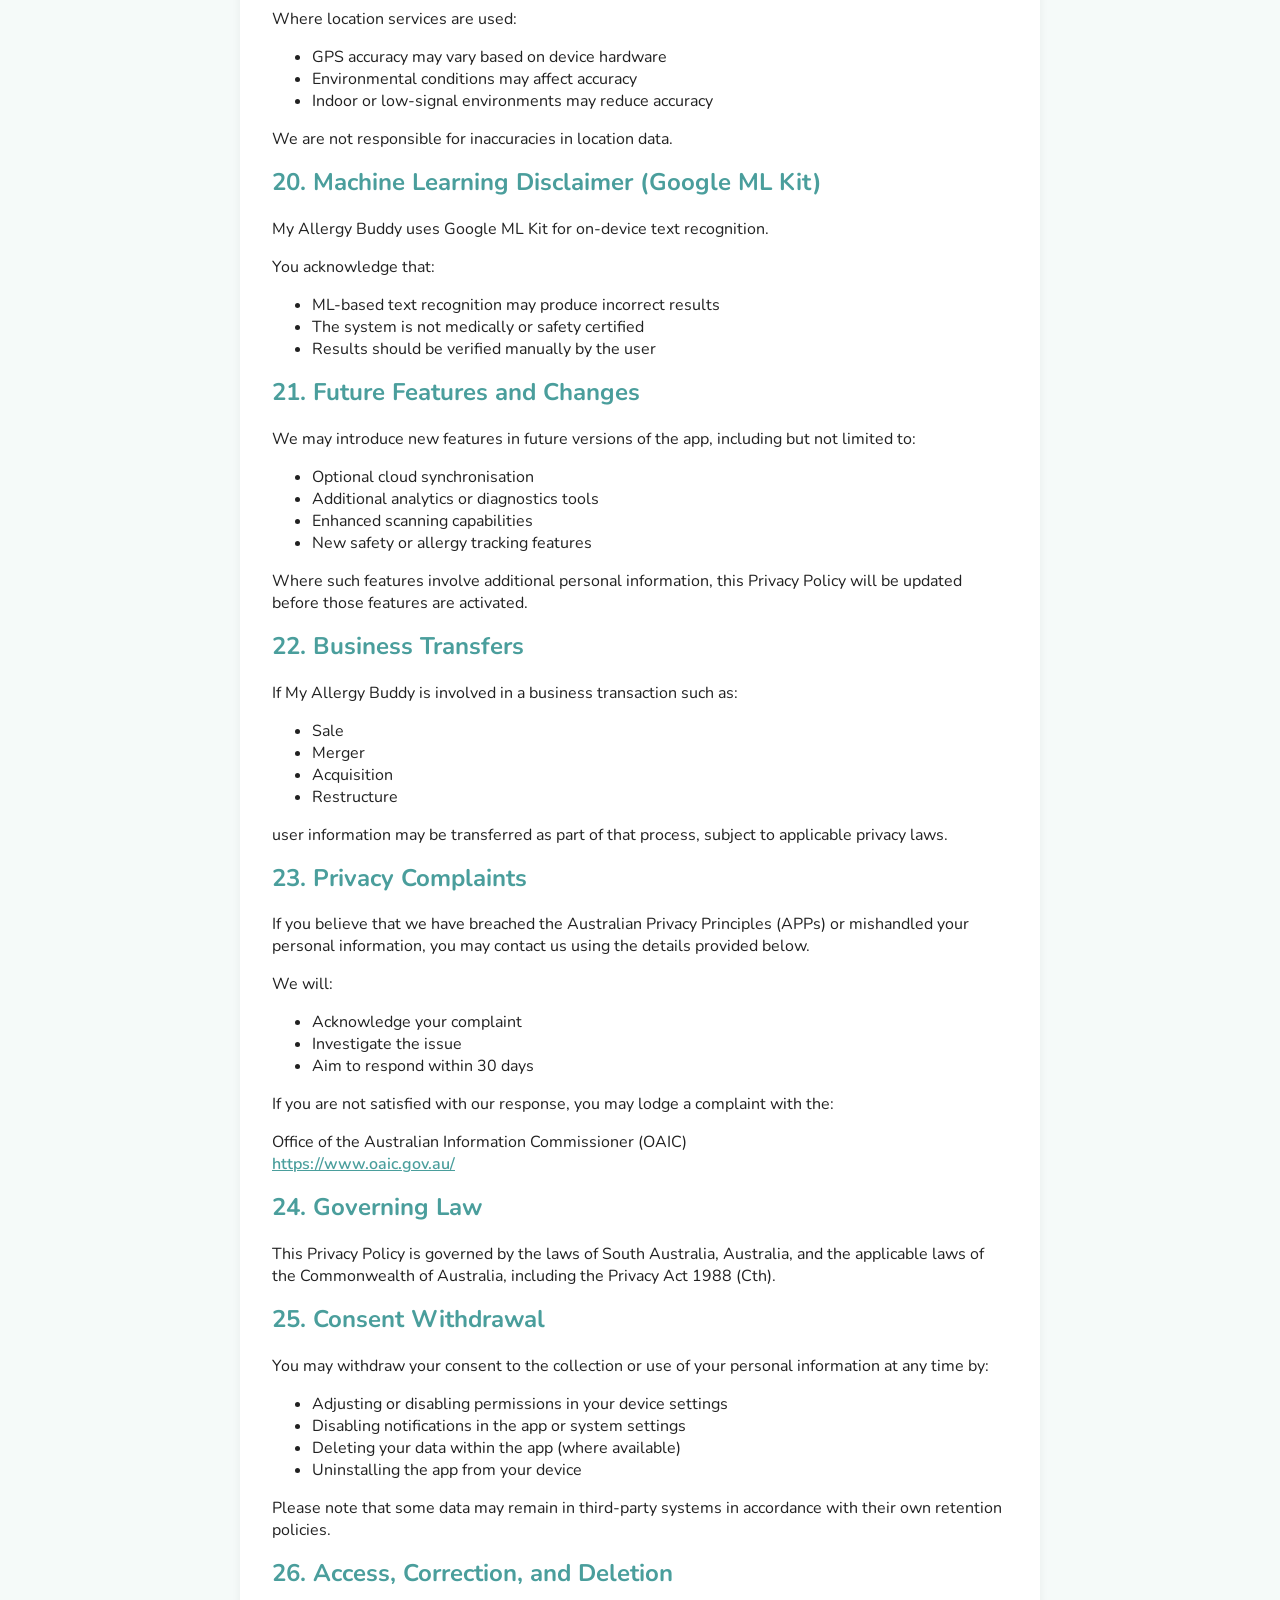
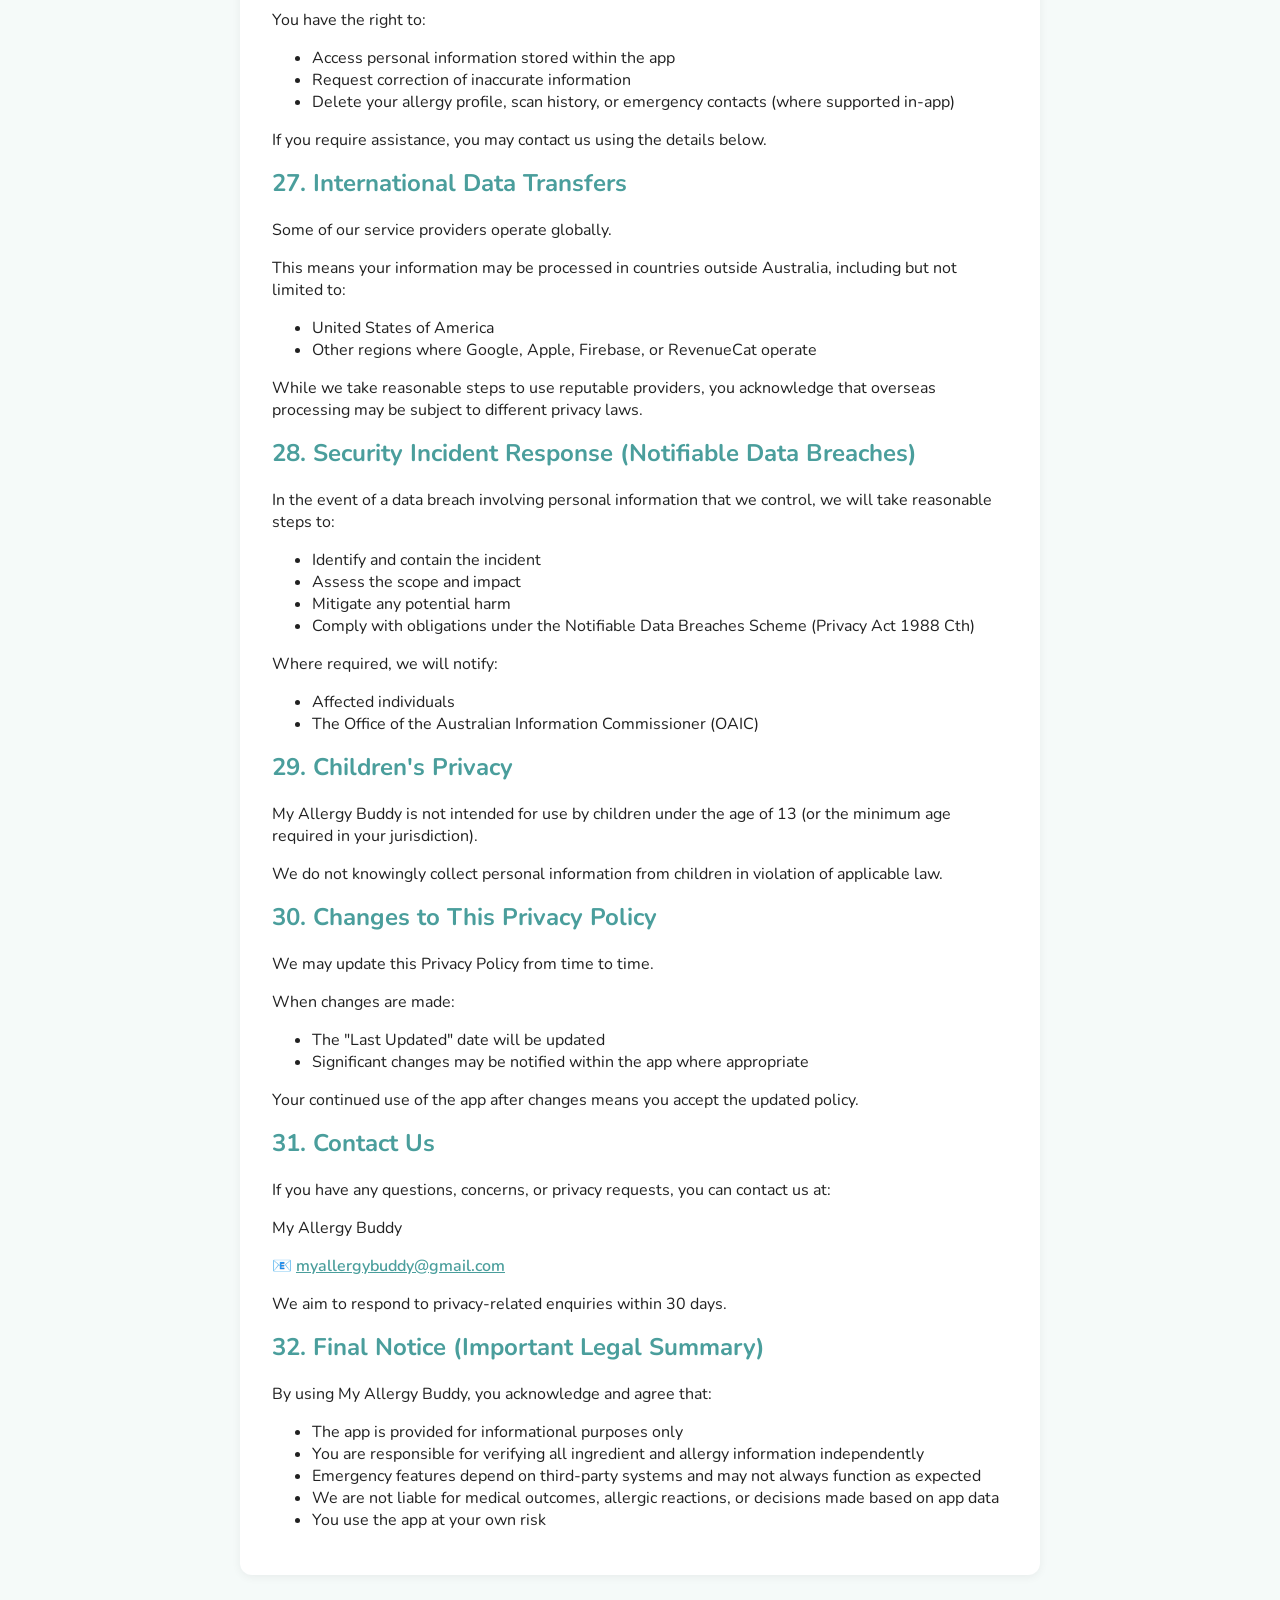
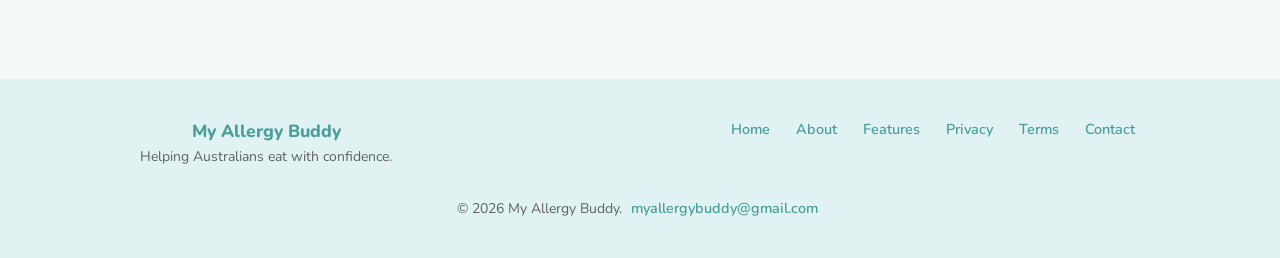
<file: website/privacy.html>
<!DOCTYPE html>
<html lang="en">
<head>
  <meta charset="utf-8">
  <meta name="viewport" content="width=device-width, initial-scale=1">
  <title>Privacy Policy – My Allergy Buddy</title>
  <link rel="icon" href="images/favicon.png">
  <meta name="description" content="Privacy Policy for My Allergy Buddy mobile app.">
  <link rel="stylesheet" href="styles.css">
</head>
<body>
  <header class="site-header">
    <div class="header-inner">
      <a href="index.html" class="brand">
        <span class="brand-icon" aria-hidden="true">🛡️</span>
        My Allergy Buddy
      </a>
      <button class="nav-toggle" type="button" aria-label="Toggle navigation" aria-expanded="false" aria-controls="site-nav">
        <svg viewBox="0 0 24 24" fill="none" stroke="currentColor" stroke-width="2" stroke-linecap="round" aria-hidden="true">
          <line x1="3" y1="6" x2="21" y2="6"></line>
          <line x1="3" y1="12" x2="21" y2="12"></line>
          <line x1="3" y1="18" x2="21" y2="18"></line>
        </svg>
      </button>
      <nav class="site-nav" id="site-nav" aria-label="Main navigation">
        <a href="index.html">Home</a>
        <a href="about.html">About</a>
        <a href="features.html">Features</a>
        <a href="privacy.html" class="active">Privacy</a>
        <a href="terms.html">Terms</a>
        <a href="contact.html">Contact</a>
      </nav>
    </div>
  </header>

  <main class="narrow">
    <header class="page-banner">
      <h1>Privacy Policy</h1>
      <p>How we protect your data</p>
    </header>

    <p class="last-updated">Last updated: September 2026</p>

    <div class="legal-content">
      <h2>1. Introduction</h2>
      <p>My Allergy Buddy ("we", "our", "us") is operated by My Allergy Buddy, an Australian sole trader based in Australia.</p>
      <p>We are committed to protecting your privacy and handling your personal information in accordance with the Privacy Act 1988 (Cth) and the Australian Privacy Principles (APPs), where applicable.</p>
      <p>This Privacy Policy explains:</p>
      <ul>
        <li>What information we collect</li>
        <li>How and why we use it</li>
        <li>Who we share it with</li>
        <li>How we store and protect it</li>
        <li>Your rights and choices</li>
      </ul>
      <p>By using My Allergy Buddy, you agree to this Privacy Policy and our Terms of Use.</p>
      <p>My Allergy Buddy is designed to operate primarily using data stored locally on your device.</p>
      <p>We only collect information necessary to provide App functionality, improve reliability, deliver notifications, manage subscriptions, and comply with legal obligations.</p>
      <p>Where possible, allergy information and personal settings remain under your control on your device.</p>

      <h2>2. Important Notice (Medical &amp; Safety Disclaimer)</h2>
      <p>My Allergy Buddy is an informational tool only designed to assist users in managing allergy-related information.</p>
      <p>It does not provide:</p>
      <ul>
        <li>Medical advice</li>
        <li>Diagnosis</li>
        <li>Treatment</li>
        <li>Emergency medical services</li>
        <li>Guaranteed allergen detection or product safety verification</li>
      </ul>
      <p>Users must always:</p>
      <ul>
        <li>Read product packaging and ingredient labels directly</li>
        <li>Consult qualified healthcare professionals regarding allergies or medical conditions</li>
        <li>Use their own judgement when consuming or using any product</li>
      </ul>

      <h2>3. Nature of Information We Collect</h2>
      <p>We only collect personal information that is reasonably necessary to provide and improve the functionality of the app.</p>
      <p>Some information collected may be considered sensitive information under Australian law, including health-related information.</p>

      <h2>4. Information You Provide Directly</h2>
      <p>You may choose to provide the following information:</p>
      <h3>a. Profile and Allergy Information</h3>
      <ul>
        <li>Name (optional)</li>
        <li>Allergy types</li>
        <li>Allergy severity</li>
        <li>Reaction history</li>
        <li>Personal notes about allergies or health conditions</li>
      </ul>
      <h3>⚠ Sensitive Health Information Notice</h3>
      <p>Allergy and health-related information is considered sensitive information under the Privacy Act 1988 (Cth). We only collect this information with your consent when you choose to enter it into the app.</p>
      <h3>b. Emergency Contact Information</h3>
      <ul>
        <li>Names of emergency contacts</li>
        <li>Phone numbers of emergency contacts</li>
      </ul>
      <p>This information is stored to enable emergency features you choose to use.</p>
      <h3>c. User-Generated Content</h3>
      <ul>
        <li>Feature requests (e.g. via Google Forms)</li>
        <li>Feedback you choose to send</li>
      </ul>
      <p>External forms are governed by their own privacy policies.</p>
      <h3>d. Consent Statement</h3>
      <p>By entering information into My Allergy Buddy or enabling optional features, you consent to the collection and use of that information in accordance with this Privacy Policy.</p>

      <h2>5. Information We Collect Automatically</h2>
      <p>When you use the app, we may collect technical and usage information. Some of this is collected from first launch, and some only after you accept this Privacy Policy, as described below.</p>
      <h3>a. Analytics and App Usage</h3>
      <p>Collected via Firebase Analytics:</p>
      <p>Firebase Analytics collection starts after you accept this Privacy Policy in the app. Until then, analytics events are not collected.</p>
      <ul>
        <li>Feature usage patterns</li>
        <li>App interactions</li>
        <li>Session duration</li>
        <li>Product scans, including the product name and the specific allergen names detected</li>
      </ul>
      <p>When you scan a product, the product scan, the product name, and the specific allergen names are sent to Firebase Analytics. We do not collect full ingredient lists or full scanned images.</p>
      <p>When you scan a barcode, that barcode is sent to Open Food Facts to look up the product.</p>
      <h3>b. Crash and Diagnostic Data</h3>
      <p>Collected via Firebase Crashlytics:</p>
      <p>Firebase Crashlytics operates from first launch, including before you accept this Privacy Policy, so we can diagnose crashes during onboarding.</p>
      <ul>
        <li>Device model</li>
        <li>Operating system version</li>
        <li>App version</li>
        <li>Crash logs and error reports</li>
      </ul>
      <p>This helps us improve stability and fix bugs.</p>
      <h3>c. Device and Technical Information</h3>
      <p>Some of this technical information is included in Crashlytics reports from first launch, and some is included in Analytics after you accept this Privacy Policy.</p>
      <ul>
        <li>Device type</li>
        <li>Operating system version</li>
        <li>App version</li>
        <li>Language settings</li>
        <li>Time zone</li>
      </ul>
      <h3>d. Push Notification Data</h3>
      <p>Collected via Firebase Cloud Messaging:</p>
      <p>Firebase Cloud Messaging push-token registration starts from first launch, including before you accept this Privacy Policy. The app does not request notification permission until after you accept this Privacy Policy.</p>
      <ul>
        <li>Device push notification token</li>
        <li>Delivery metadata required for notifications</li>
      </ul>
      <h3>e. Location Information</h3>
      <p>Location is only accessed while you are using the app, and only when you explicitly enable features that require it, such as:</p>
      <ul>
        <li>Sending your location to emergency contacts</li>
        <li>Generating a map link</li>
      </ul>
      <p>We request "While using the app" location only. We do not request Always / background location, and we do not continuously track your location.</p>

      <h2>6. How We Use Your Information</h2>
      <p>We use collected information only where it is reasonably necessary to operate, maintain, and improve My Allergy Buddy.</p>
      <p>We may use your information to:</p>
      <ul>
        <li>Provide allergy tracking and management features</li>
        <li>Store and display your allergy profile</li>
        <li>Enable ingredient scanning and allergen detection features</li>
        <li>Maintain scan history on your device</li>
        <li>Support emergency contact and SMS features you choose to use</li>
        <li>Deliver push notifications you enable</li>
        <li>Improve app performance and user experience</li>
        <li>Diagnose crashes and fix technical issues</li>
        <li>Analyse feature usage, including product names and the specific allergen names from scans sent to Firebase Analytics</li>
        <li>Manage subscriptions and entitlements via Google Play, Apple App Store, and RevenueCat</li>
        <li>Store your security settings locally on your device</li>
      </ul>
      <p>We do not:</p>
      <ul>
        <li>Sell your personal information</li>
        <li>Rent your personal information</li>
        <li>Trade your personal information</li>
        <li>Use your personal information for unrelated advertising</li>
      </ul>

      <h2>7. Permissions Used by the App</h2>
      <p>My Allergy Buddy may request access to the following device permissions:</p>
      <h3>a. Camera</h3>
      <p>Used for:</p>
      <ul>
        <li>Scanning ingredient labels</li>
        <li>Capturing images for text recognition</li>
      </ul>
      <h3>b. Location</h3>
      <p>Used only when you choose to:</p>
      <ul>
        <li>Share your location with emergency contacts</li>
        <li>Generate a map link for emergency situations</li>
      </ul>
      <p>We do not track your location in the background.</p>
      <h3>c. Notifications</h3>
      <p>Used for:</p>
      <ul>
        <li>Optional reminders</li>
        <li>App alerts</li>
        <li>Safety-related messages (if enabled)</li>
      </ul>
      <p>Notifications can be disabled at any time in your device settings.</p>
      <h3>d. Internet Access</h3>
      <p>Used for:</p>
      <ul>
        <li>Firebase services (analytics, crash reporting, messaging)</li>
        <li>Subscription verification</li>
        <li>Optional external links or services you open</li>
      </ul>

      <h2>8. Emergency Features and SMS Use</h2>
      <p>My Allergy Buddy includes optional emergency features that you may choose to use.</p>
      <h3>a. Emergency SMS</h3>
      <p>If you activate emergency messaging:</p>
      <ul>
        <li>Texting a contact opens your SMS app with a message ready to send</li>
        <li>You tap Send. The app does not send the text itself</li>
        <li>The draft can include a location link if you have allowed location</li>
      </ul>
      <h3>b. Emergency Calls</h3>
      <ul>
        <li>The app may provide shortcuts to emergency numbers (e.g. 000 in Australia)</li>
        <li>Calls are only placed after your confirmation</li>
        <li>The app does not automatically contact emergency services</li>
      </ul>
      <h3>c. Important Limitations</h3>
      <p>You acknowledge and agree that:</p>
      <ul>
        <li>SMS delivery depends on mobile network availability</li>
        <li>GPS accuracy depends on device and environmental conditions</li>
        <li>Messages may be delayed or not delivered</li>
        <li>We cannot guarantee successful delivery of emergency communications</li>
      </ul>

      <h2>9. Data Storage Model</h2>
      <p>My Allergy Buddy primarily stores data locally on your device, including:</p>
      <ul>
        <li>Allergy profiles</li>
        <li>Emergency contacts</li>
        <li>Scan history</li>
        <li>App settings</li>
        <li>Security preferences</li>
      </ul>
      <h3>a. Local Storage</h3>
      <p>Data stored locally remains on your device until:</p>
      <ul>
        <li>You delete it manually</li>
        <li>You uninstall the app</li>
        <li>Your device storage is cleared or reset</li>
      </ul>
      <h3>b. Device Backups</h3>
      <p>On Android, Google Auto Backup and cloud/device-to-device backup of app data are disabled so allergy and emergency information stays on the device. When an iOS version is released, data may still be included in Apple iCloud backups according to your device settings.</p>
      <h3>c. Cloud Services (Third Parties)</h3>
      <p>We use third-party services for specific functions:</p>
      <ul>
        <li>Google Firebase (Analytics, Crashlytics, Cloud Messaging)</li>
        <li>Open Food Facts (barcode product lookup)</li>
        <li>RevenueCat (subscription management)</li>
        <li>Google Play / Apple App Store (billing and purchases)</li>
      </ul>
      <p>These providers may process data outside Australia.</p>

      <h2>10. Data Security</h2>
      <p>We take reasonable administrative, technical, and organisational steps to protect your personal information.</p>
      <p>These include:</p>
      <ul>
        <li>Use of reputable third-party providers (e.g. Google Firebase)</li>
        <li>Local device storage for sensitive user data</li>
        <li>Limited data collection principles</li>
        <li>Access controls within the app</li>
      </ul>
      <p>However, no electronic system is completely secure.</p>
      <h3>Important Notice</h3>
      <p>You acknowledge that:</p>
      <ul>
        <li>We cannot guarantee absolute security of data transmitted over the internet</li>
        <li>You are responsible for securing your device (passcodes, biometrics, updates)</li>
      </ul>

      <h2>11. Accuracy of Information</h2>
      <p>You are responsible for ensuring that information you provide is accurate and up to date, including:</p>
      <ul>
        <li>Allergy profiles</li>
        <li>Emergency contact details</li>
        <li>Any personal notes stored in the app</li>
      </ul>
      <p>We are not responsible for consequences arising from inaccurate or outdated information entered by users.</p>

      <h2>12. Third-Party Services</h2>
      <p>My Allergy Buddy uses trusted third-party service providers to operate core features of the app.</p>
      <p>These providers may process information on servers located outside Australia.</p>
      <p>We use the following services:</p>
      <ul>
        <li>Google Firebase (Analytics, Crashlytics, Cloud Messaging)</li>
        <li>Open Food Facts (barcode scans are sent to look up the product)</li>
        <li>Google ML Kit (on-device text recognition)</li>
        <li>Google Maps (location links where used)</li>
        <li>Google Play Billing and Apple In-App Purchases</li>
        <li>RevenueCat (subscription and entitlement management)</li>
        <li>Google Forms or external links you choose to open within the app</li>
      </ul>
      <p>Each third party operates under its own privacy policy, which governs how they collect, use, and store data.</p>
      <p>We are not responsible for:</p>
      <ul>
        <li>The privacy practices of third-party services</li>
        <li>The availability or functionality of third-party systems</li>
        <li>Any loss or misuse of data by third-party providers</li>
      </ul>

      <h2>13. Scan Accuracy and Ingredient Limitations</h2>
      <p>My Allergy Buddy provides ingredient scanning and allergen detection tools for informational purposes only.</p>
      <p>You acknowledge and agree that:</p>
      <ul>
        <li>Ingredient recognition may not detect all ingredients accurately</li>
        <li>Barcode data may be incomplete, outdated, or incorrect</li>
        <li>Manufacturers may change product formulations at any time without notice</li>
        <li>Packaging may vary by region or batch</li>
        <li>Some allergens may not be explicitly listed or may be hidden under alternative names</li>
      </ul>
      <h3>Important Safety Notice</h3>
      <p>You must always verify product packaging and ingredient labels directly before consuming or using any product.</p>
      <p>We are not responsible for:</p>
      <ul>
        <li>Missed allergens</li>
        <li>Incorrect ingredient identification</li>
        <li>Incomplete product data</li>
        <li>Adverse reactions resulting from reliance on scan results</li>
      </ul>

      <h2>14. Medical and Health Disclaimer (Expanded)</h2>
      <p>My Allergy Buddy is not a medical device.</p>
      <p>The app does not:</p>
      <ul>
        <li>Provide medical advice</li>
        <li>Diagnose medical conditions</li>
        <li>Replace healthcare professionals</li>
        <li>Guarantee allergen safety</li>
      </ul>
      <p>All information provided is for general informational purposes only.</p>
      <p>You should always consult a qualified medical professional regarding allergies, reactions, or health concerns.</p>

      <h2>15. No Warranty</h2>
      <p>My Allergy Buddy is provided on an "as is" and "as available" basis.</p>
      <p>To the maximum extent permitted by law, we do not guarantee:</p>
      <ul>
        <li>Continuous or uninterrupted operation of the app</li>
        <li>Accuracy or completeness of any information provided</li>
        <li>That the app will be free from errors, bugs, or defects</li>
        <li>That all allergens will be correctly identified</li>
      </ul>

      <h2>16. Limitation of Liability</h2>
      <p>To the maximum extent permitted under Australian law, My Allergy Buddy and its operator will not be liable for any:</p>
      <ul>
        <li>Direct or indirect loss</li>
        <li>Injury or harm</li>
        <li>Allergic reaction or medical outcome</li>
        <li>Loss of data</li>
        <li>Device failure</li>
        <li>Financial loss</li>
        <li>Consequential damages</li>
      </ul>
      <p>arising from your use of the app or reliance on its features.</p>
      <p>You use the app at your own risk.</p>

      <h2>17. Data Loss and Storage Disclaimer</h2>
      <p>While we take reasonable steps to maintain app functionality, we are not responsible for:</p>
      <ul>
        <li>Loss of locally stored data</li>
        <li>Data corruption</li>
        <li>Device failure</li>
        <li>Operating system resets or updates</li>
        <li>Accidental deletion by the user</li>
        <li>Loss of data stored in device or cloud backups</li>
      </ul>

      <h2>18. Notification Delivery Disclaimer</h2>
      <p>Push notifications and alerts depend on:</p>
      <ul>
        <li>Third-party services (e.g. Firebase Cloud Messaging)</li>
        <li>Device settings</li>
        <li>Network availability</li>
        <li>Operating system behaviour</li>
      </ul>
      <p>We cannot guarantee that notifications will always be delivered, timely, or received.</p>

      <h2>19. Location Accuracy Disclaimer</h2>
      <p>Where location services are used:</p>
      <ul>
        <li>GPS accuracy may vary based on device hardware</li>
        <li>Environmental conditions may affect accuracy</li>
        <li>Indoor or low-signal environments may reduce accuracy</li>
      </ul>
      <p>We are not responsible for inaccuracies in location data.</p>

      <h2>20. Machine Learning Disclaimer (Google ML Kit)</h2>
      <p>My Allergy Buddy uses Google ML Kit for on-device text recognition.</p>
      <p>You acknowledge that:</p>
      <ul>
        <li>ML-based text recognition may produce incorrect results</li>
        <li>The system is not medically or safety certified</li>
        <li>Results should be verified manually by the user</li>
      </ul>

      <h2>21. Future Features and Changes</h2>
      <p>We may introduce new features in future versions of the app, including but not limited to:</p>
      <ul>
        <li>Optional cloud synchronisation</li>
        <li>Additional analytics or diagnostics tools</li>
        <li>Enhanced scanning capabilities</li>
        <li>New safety or allergy tracking features</li>
      </ul>
      <p>Where such features involve additional personal information, this Privacy Policy will be updated before those features are activated.</p>

      <h2>22. Business Transfers</h2>
      <p>If My Allergy Buddy is involved in a business transaction such as:</p>
      <ul>
        <li>Sale</li>
        <li>Merger</li>
        <li>Acquisition</li>
        <li>Restructure</li>
      </ul>
      <p>user information may be transferred as part of that process, subject to applicable privacy laws.</p>

      <h2>23. Privacy Complaints</h2>
      <p>If you believe that we have breached the Australian Privacy Principles (APPs) or mishandled your personal information, you may contact us using the details provided below.</p>
      <p>We will:</p>
      <ul>
        <li>Acknowledge your complaint</li>
        <li>Investigate the issue</li>
        <li>Aim to respond within 30 days</li>
      </ul>
      <p>If you are not satisfied with our response, you may lodge a complaint with the:</p>
      <p>Office of the Australian Information Commissioner (OAIC)<br>
      <a href="https://www.oaic.gov.au/">https://www.oaic.gov.au/</a></p>

      <h2>24. Governing Law</h2>
      <p>This Privacy Policy is governed by the laws of South Australia, Australia, and the applicable laws of the Commonwealth of Australia, including the Privacy Act 1988 (Cth).</p>

      <h2>25. Consent Withdrawal</h2>
      <p>You may withdraw your consent to the collection or use of your personal information at any time by:</p>
      <ul>
        <li>Adjusting or disabling permissions in your device settings</li>
        <li>Disabling notifications in the app or system settings</li>
        <li>Deleting your data within the app (where available)</li>
        <li>Uninstalling the app from your device</li>
      </ul>
      <p>Please note that some data may remain in third-party systems in accordance with their own retention policies.</p>

      <h2>26. Access, Correction, and Deletion</h2>
      <p>You have the right to:</p>
      <ul>
        <li>Access personal information stored within the app</li>
        <li>Request correction of inaccurate information</li>
        <li>Delete your allergy profile, scan history, or emergency contacts (where supported in-app)</li>
      </ul>
      <p>If you require assistance, you may contact us using the details below.</p>

      <h2>27. International Data Transfers</h2>
      <p>Some of our service providers operate globally.</p>
      <p>This means your information may be processed in countries outside Australia, including but not limited to:</p>
      <ul>
        <li>United States of America</li>
        <li>Other regions where Google, Apple, Firebase, or RevenueCat operate</li>
      </ul>
      <p>While we take reasonable steps to use reputable providers, you acknowledge that overseas processing may be subject to different privacy laws.</p>

      <h2>28. Security Incident Response (Notifiable Data Breaches)</h2>
      <p>In the event of a data breach involving personal information that we control, we will take reasonable steps to:</p>
      <ul>
        <li>Identify and contain the incident</li>
        <li>Assess the scope and impact</li>
        <li>Mitigate any potential harm</li>
        <li>Comply with obligations under the Notifiable Data Breaches Scheme (Privacy Act 1988 Cth)</li>
      </ul>
      <p>Where required, we will notify:</p>
      <ul>
        <li>Affected individuals</li>
        <li>The Office of the Australian Information Commissioner (OAIC)</li>
      </ul>

      <h2>29. Children's Privacy</h2>
      <p>My Allergy Buddy is not intended for use by children under the age of 13 (or the minimum age required in your jurisdiction).</p>
      <p>We do not knowingly collect personal information from children in violation of applicable law.</p>

      <h2>30. Changes to This Privacy Policy</h2>
      <p>We may update this Privacy Policy from time to time.</p>
      <p>When changes are made:</p>
      <ul>
        <li>The "Last Updated" date will be updated</li>
        <li>Significant changes may be notified within the app where appropriate</li>
      </ul>
      <p>Your continued use of the app after changes means you accept the updated policy.</p>

      <h2>31. Contact Us</h2>
      <p>If you have any questions, concerns, or privacy requests, you can contact us at:</p>
      <p>My Allergy Buddy</p>
      <p class="contact-email">📧 <a href="mailto:myallergybuddy@gmail.com">myallergybuddy@gmail.com</a></p>
      <p>We aim to respond to privacy-related enquiries within 30 days.</p>

      <h2>32. Final Notice (Important Legal Summary)</h2>
      <p>By using My Allergy Buddy, you acknowledge and agree that:</p>
      <ul>
        <li>The app is provided for informational purposes only</li>
        <li>You are responsible for verifying all ingredient and allergy information independently</li>
        <li>Emergency features depend on third-party systems and may not always function as expected</li>
        <li>We are not liable for medical outcomes, allergic reactions, or decisions made based on app data</li>
        <li>You use the app at your own risk</li>
      </ul>
    </div>
  </main>

  <footer class="site-footer">
    <div class="footer-inner">
      <div>
        <div class="footer-brand">My Allergy Buddy</div>
        <p style="margin:0;font-size:0.875rem;color:#616161;">Helping Australians eat with confidence.</p>
      </div>
      <nav class="footer-nav" aria-label="Footer navigation">
        <a href="index.html">Home</a>
        <a href="about.html">About</a>
        <a href="features.html">Features</a>
        <a href="privacy.html">Privacy</a>
        <a href="terms.html">Terms</a>
        <a href="contact.html">Contact</a>
      </nav>
      <p class="footer-copy">&copy; 2026 My Allergy Buddy. <a href="mailto:myallergybuddy@gmail.com">myallergybuddy@gmail.com</a></p>
    </div>
  </footer>

  <script src="script.js"></script>
</body>
</html>
</file>
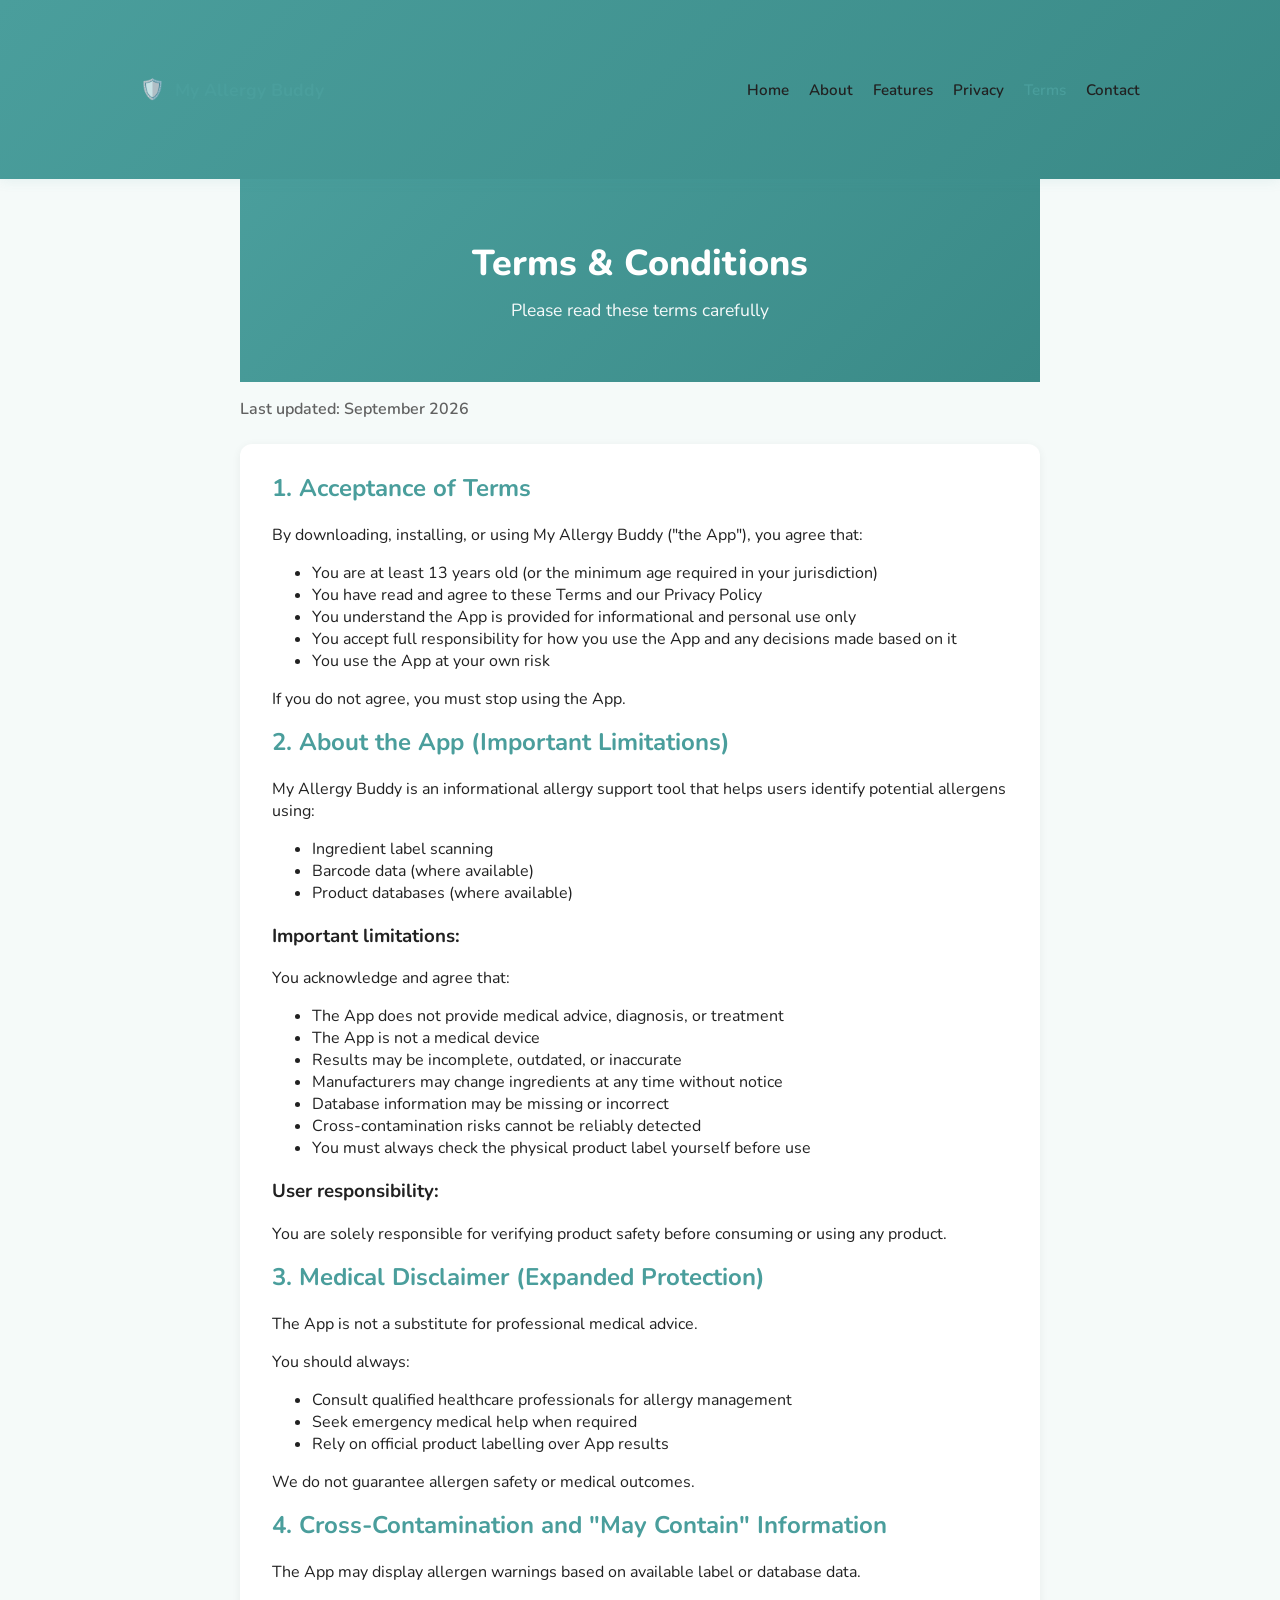
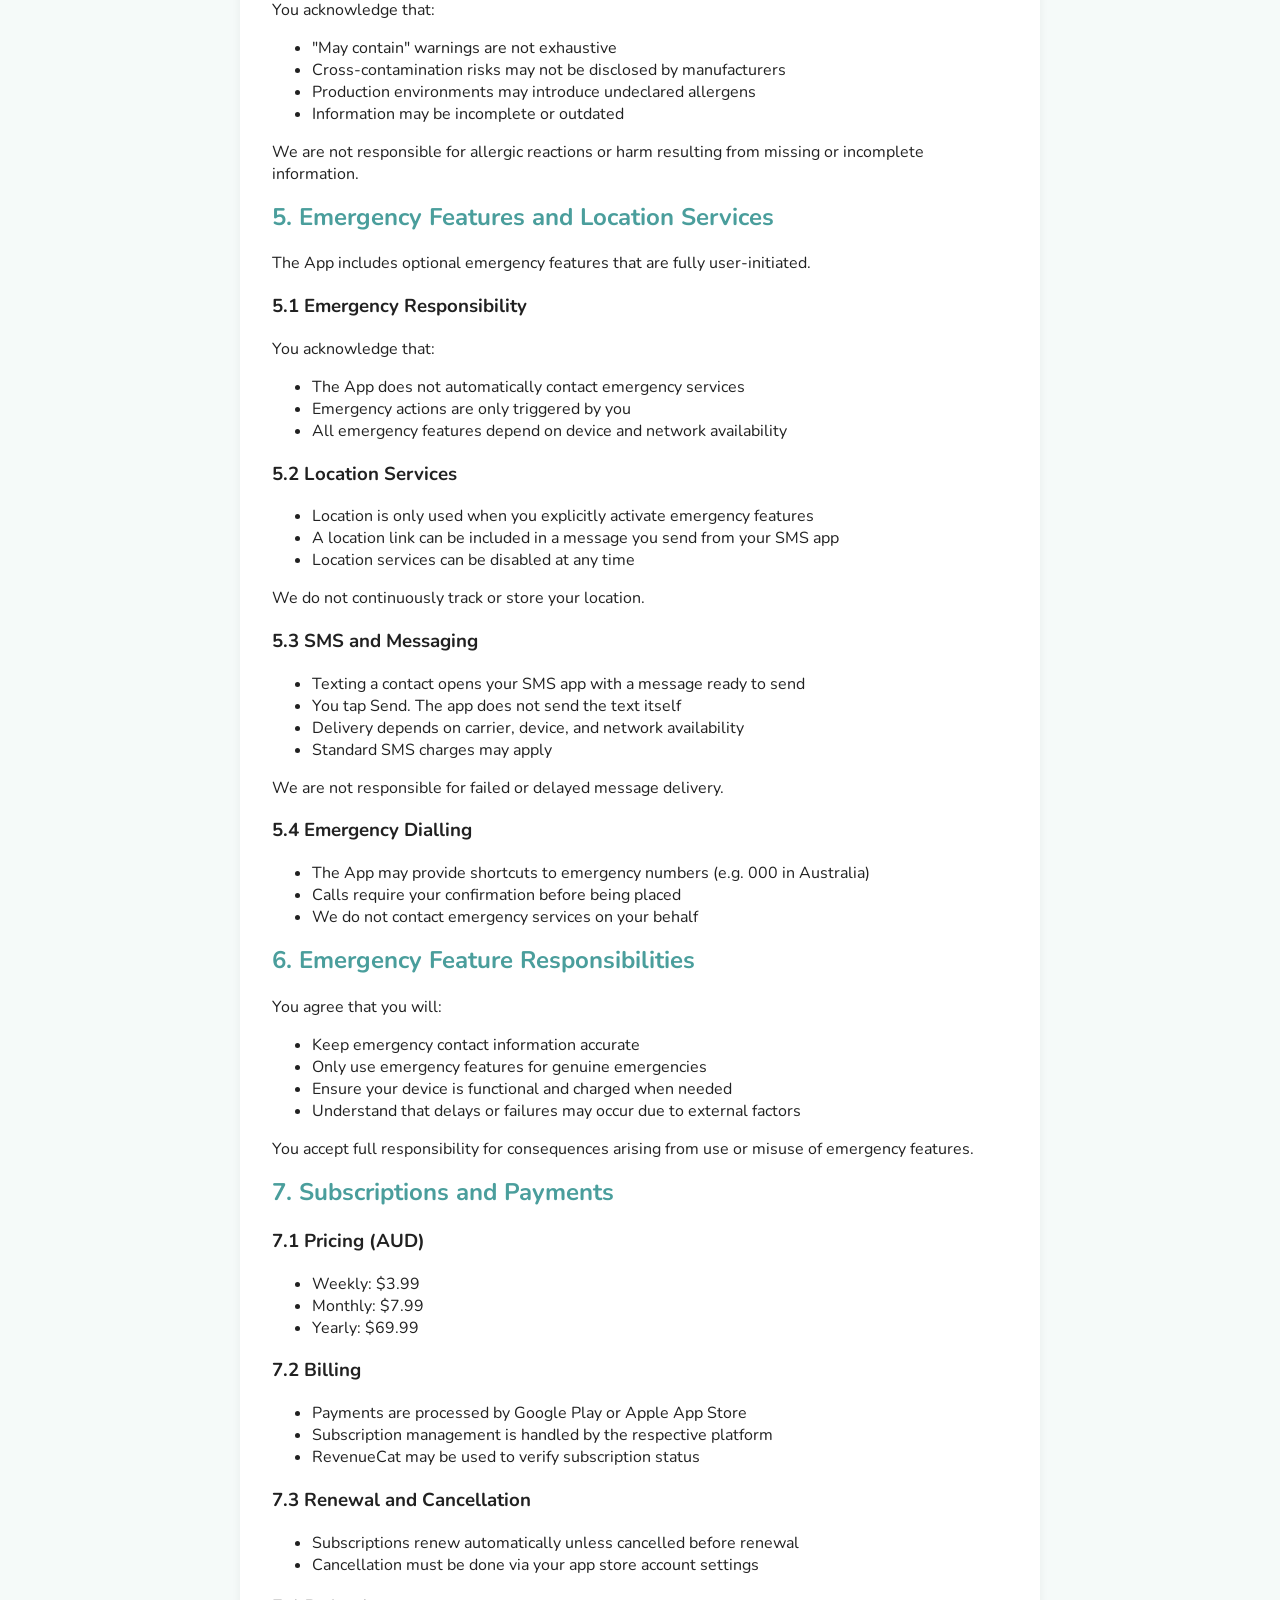
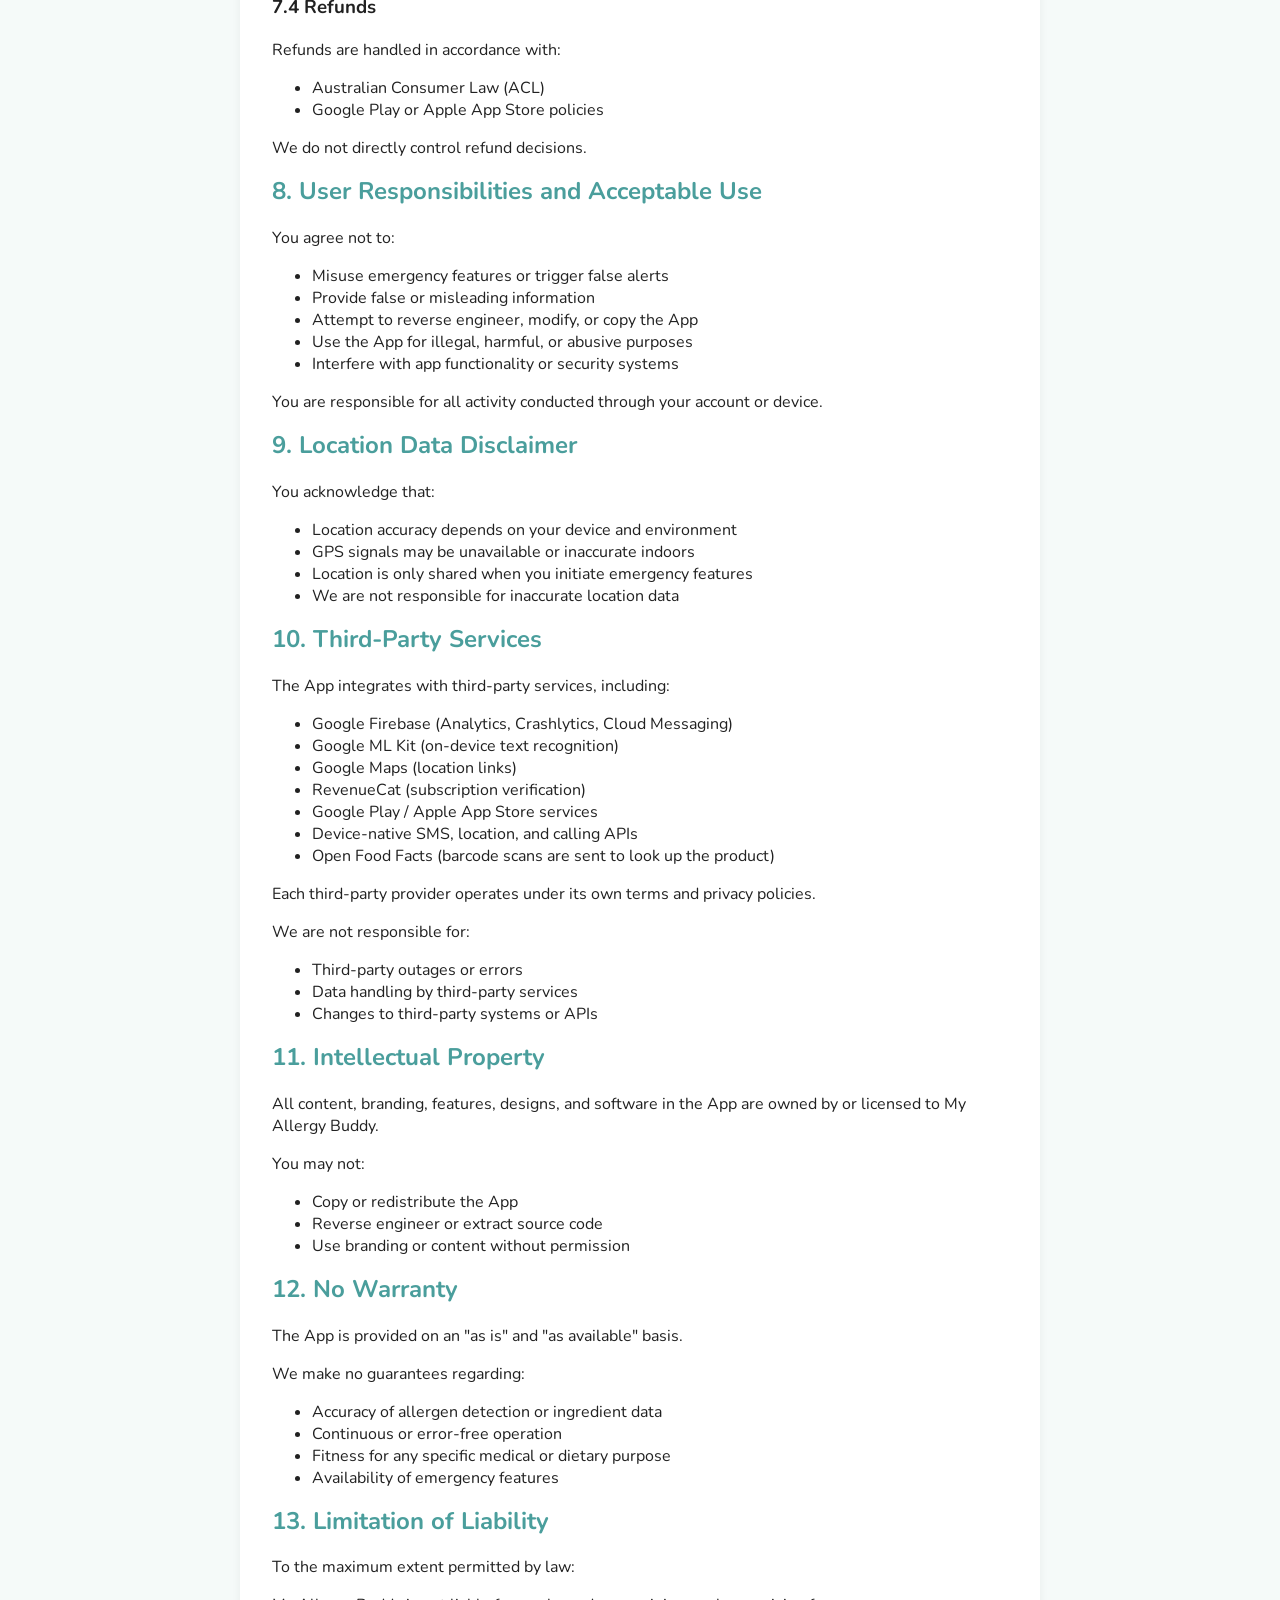
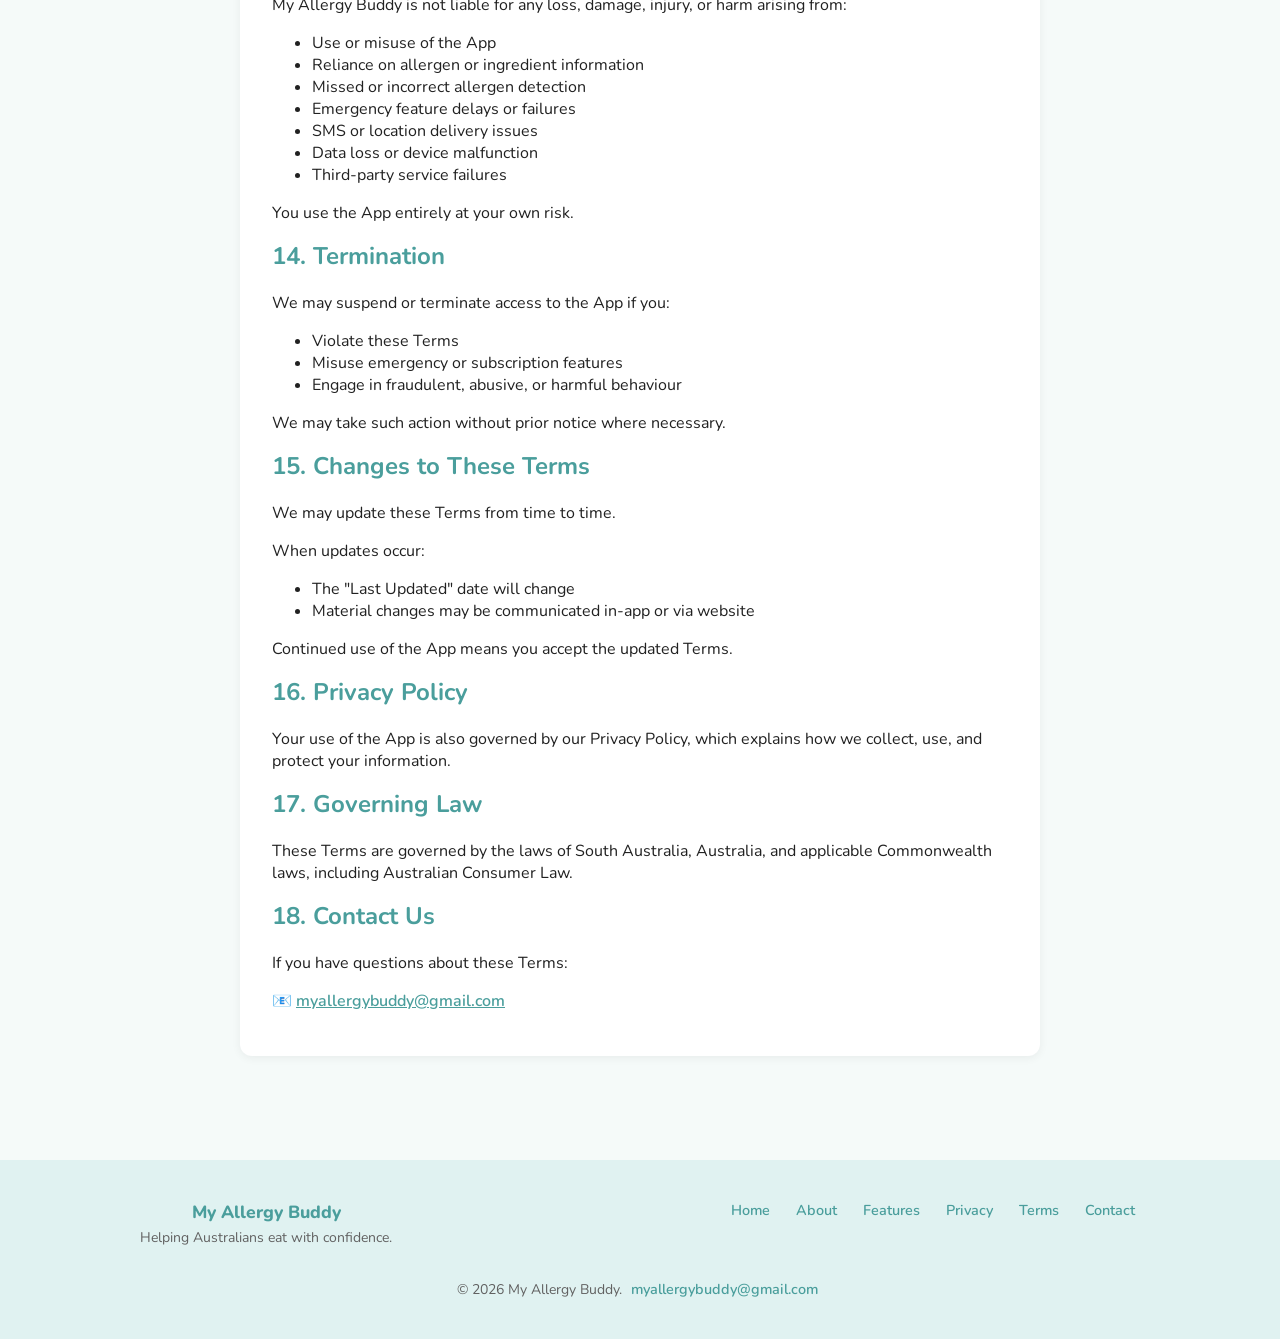
<file: website/terms.html>
<!DOCTYPE html>
<html lang="en">
<head>
  <meta charset="utf-8">
  <meta name="viewport" content="width=device-width, initial-scale=1">
  <title>Terms &amp; Conditions – My Allergy Buddy</title>
  <link rel="icon" href="images/favicon.png">
  <meta name="description" content="Terms and Conditions for My Allergy Buddy mobile app.">
  <link rel="stylesheet" href="styles.css">
</head>
<body>
  <header class="site-header">
    <div class="header-inner">
      <a href="index.html" class="brand">
        <span class="brand-icon" aria-hidden="true">🛡️</span>
        My Allergy Buddy
      </a>
      <button class="nav-toggle" type="button" aria-label="Toggle navigation" aria-expanded="false" aria-controls="site-nav">
        <svg viewBox="0 0 24 24" fill="none" stroke="currentColor" stroke-width="2" stroke-linecap="round" aria-hidden="true">
          <line x1="3" y1="6" x2="21" y2="6"></line>
          <line x1="3" y1="12" x2="21" y2="12"></line>
          <line x1="3" y1="18" x2="21" y2="18"></line>
        </svg>
      </button>
      <nav class="site-nav" id="site-nav" aria-label="Main navigation">
        <a href="index.html">Home</a>
        <a href="about.html">About</a>
        <a href="features.html">Features</a>
        <a href="privacy.html">Privacy</a>
        <a href="terms.html" class="active">Terms</a>
        <a href="contact.html">Contact</a>
      </nav>
    </div>
  </header>

  <main class="narrow">
    <header class="page-banner">
      <h1>Terms &amp; Conditions</h1>
      <p>Please read these terms carefully</p>
    </header>

    <p class="last-updated">Last updated: September 2026</p>

    <div class="legal-content">
      <h2>1. Acceptance of Terms</h2>
      <p>By downloading, installing, or using My Allergy Buddy ("the App"), you agree that:</p>
      <ul>
        <li>You are at least 13 years old (or the minimum age required in your jurisdiction)</li>
        <li>You have read and agree to these Terms and our Privacy Policy</li>
        <li>You understand the App is provided for informational and personal use only</li>
        <li>You accept full responsibility for how you use the App and any decisions made based on it</li>
        <li>You use the App at your own risk</li>
      </ul>
      <p>If you do not agree, you must stop using the App.</p>

      <h2>2. About the App (Important Limitations)</h2>
      <p>My Allergy Buddy is an informational allergy support tool that helps users identify potential allergens using:</p>
      <ul>
        <li>Ingredient label scanning</li>
        <li>Barcode data (where available)</li>
        <li>Product databases (where available)</li>
      </ul>
      <h3>Important limitations:</h3>
      <p>You acknowledge and agree that:</p>
      <ul>
        <li>The App does not provide medical advice, diagnosis, or treatment</li>
        <li>The App is not a medical device</li>
        <li>Results may be incomplete, outdated, or inaccurate</li>
        <li>Manufacturers may change ingredients at any time without notice</li>
        <li>Database information may be missing or incorrect</li>
        <li>Cross-contamination risks cannot be reliably detected</li>
        <li>You must always check the physical product label yourself before use</li>
      </ul>
      <h3>User responsibility:</h3>
      <p>You are solely responsible for verifying product safety before consuming or using any product.</p>

      <h2>3. Medical Disclaimer (Expanded Protection)</h2>
      <p>The App is not a substitute for professional medical advice.</p>
      <p>You should always:</p>
      <ul>
        <li>Consult qualified healthcare professionals for allergy management</li>
        <li>Seek emergency medical help when required</li>
        <li>Rely on official product labelling over App results</li>
      </ul>
      <p>We do not guarantee allergen safety or medical outcomes.</p>

      <h2>4. Cross-Contamination and "May Contain" Information</h2>
      <p>The App may display allergen warnings based on available label or database data.</p>
      <p>You acknowledge that:</p>
      <ul>
        <li>"May contain" warnings are not exhaustive</li>
        <li>Cross-contamination risks may not be disclosed by manufacturers</li>
        <li>Production environments may introduce undeclared allergens</li>
        <li>Information may be incomplete or outdated</li>
      </ul>
      <p>We are not responsible for allergic reactions or harm resulting from missing or incomplete information.</p>

      <h2>5. Emergency Features and Location Services</h2>
      <p>The App includes optional emergency features that are fully user-initiated.</p>
      <h3>5.1 Emergency Responsibility</h3>
      <p>You acknowledge that:</p>
      <ul>
        <li>The App does not automatically contact emergency services</li>
        <li>Emergency actions are only triggered by you</li>
        <li>All emergency features depend on device and network availability</li>
      </ul>
      <h3>5.2 Location Services</h3>
      <ul>
        <li>Location is only used when you explicitly activate emergency features</li>
        <li>A location link can be included in a message you send from your SMS app</li>
        <li>Location services can be disabled at any time</li>
      </ul>
      <p>We do not continuously track or store your location.</p>
      <h3>5.3 SMS and Messaging</h3>
      <ul>
        <li>Texting a contact opens your SMS app with a message ready to send</li>
        <li>You tap Send. The app does not send the text itself</li>
        <li>Delivery depends on carrier, device, and network availability</li>
        <li>Standard SMS charges may apply</li>
      </ul>
      <p>We are not responsible for failed or delayed message delivery.</p>
      <h3>5.4 Emergency Dialling</h3>
      <ul>
        <li>The App may provide shortcuts to emergency numbers (e.g. 000 in Australia)</li>
        <li>Calls require your confirmation before being placed</li>
        <li>We do not contact emergency services on your behalf</li>
      </ul>

      <h2>6. Emergency Feature Responsibilities</h2>
      <p>You agree that you will:</p>
      <ul>
        <li>Keep emergency contact information accurate</li>
        <li>Only use emergency features for genuine emergencies</li>
        <li>Ensure your device is functional and charged when needed</li>
        <li>Understand that delays or failures may occur due to external factors</li>
      </ul>
      <p>You accept full responsibility for consequences arising from use or misuse of emergency features.</p>

      <h2>7. Subscriptions and Payments</h2>
      <h3>7.1 Pricing (AUD)</h3>
      <ul>
        <li>Weekly: $3.99</li>
        <li>Monthly: $7.99</li>
        <li>Yearly: $69.99</li>
      </ul>
      <h3>7.2 Billing</h3>
      <ul>
        <li>Payments are processed by Google Play or Apple App Store</li>
        <li>Subscription management is handled by the respective platform</li>
        <li>RevenueCat may be used to verify subscription status</li>
      </ul>
      <h3>7.3 Renewal and Cancellation</h3>
      <ul>
        <li>Subscriptions renew automatically unless cancelled before renewal</li>
        <li>Cancellation must be done via your app store account settings</li>
      </ul>
      <h3>7.4 Refunds</h3>
      <p>Refunds are handled in accordance with:</p>
      <ul>
        <li>Australian Consumer Law (ACL)</li>
        <li>Google Play or Apple App Store policies</li>
      </ul>
      <p>We do not directly control refund decisions.</p>

      <h2>8. User Responsibilities and Acceptable Use</h2>
      <p>You agree not to:</p>
      <ul>
        <li>Misuse emergency features or trigger false alerts</li>
        <li>Provide false or misleading information</li>
        <li>Attempt to reverse engineer, modify, or copy the App</li>
        <li>Use the App for illegal, harmful, or abusive purposes</li>
        <li>Interfere with app functionality or security systems</li>
      </ul>
      <p>You are responsible for all activity conducted through your account or device.</p>

      <h2>9. Location Data Disclaimer</h2>
      <p>You acknowledge that:</p>
      <ul>
        <li>Location accuracy depends on your device and environment</li>
        <li>GPS signals may be unavailable or inaccurate indoors</li>
        <li>Location is only shared when you initiate emergency features</li>
        <li>We are not responsible for inaccurate location data</li>
      </ul>

      <h2>10. Third-Party Services</h2>
      <p>The App integrates with third-party services, including:</p>
      <ul>
        <li>Google Firebase (Analytics, Crashlytics, Cloud Messaging)</li>
        <li>Google ML Kit (on-device text recognition)</li>
        <li>Google Maps (location links)</li>
        <li>RevenueCat (subscription verification)</li>
        <li>Google Play / Apple App Store services</li>
        <li>Device-native SMS, location, and calling APIs</li>
        <li>Open Food Facts (barcode scans are sent to look up the product)</li>
      </ul>
      <p>Each third-party provider operates under its own terms and privacy policies.</p>
      <p>We are not responsible for:</p>
      <ul>
        <li>Third-party outages or errors</li>
        <li>Data handling by third-party services</li>
        <li>Changes to third-party systems or APIs</li>
      </ul>

      <h2>11. Intellectual Property</h2>
      <p>All content, branding, features, designs, and software in the App are owned by or licensed to My Allergy Buddy.</p>
      <p>You may not:</p>
      <ul>
        <li>Copy or redistribute the App</li>
        <li>Reverse engineer or extract source code</li>
        <li>Use branding or content without permission</li>
      </ul>

      <h2>12. No Warranty</h2>
      <p>The App is provided on an "as is" and "as available" basis.</p>
      <p>We make no guarantees regarding:</p>
      <ul>
        <li>Accuracy of allergen detection or ingredient data</li>
        <li>Continuous or error-free operation</li>
        <li>Fitness for any specific medical or dietary purpose</li>
        <li>Availability of emergency features</li>
      </ul>

      <h2>13. Limitation of Liability</h2>
      <p>To the maximum extent permitted by law:</p>
      <p>My Allergy Buddy is not liable for any loss, damage, injury, or harm arising from:</p>
      <ul>
        <li>Use or misuse of the App</li>
        <li>Reliance on allergen or ingredient information</li>
        <li>Missed or incorrect allergen detection</li>
        <li>Emergency feature delays or failures</li>
        <li>SMS or location delivery issues</li>
        <li>Data loss or device malfunction</li>
        <li>Third-party service failures</li>
      </ul>
      <p>You use the App entirely at your own risk.</p>

      <h2>14. Termination</h2>
      <p>We may suspend or terminate access to the App if you:</p>
      <ul>
        <li>Violate these Terms</li>
        <li>Misuse emergency or subscription features</li>
        <li>Engage in fraudulent, abusive, or harmful behaviour</li>
      </ul>
      <p>We may take such action without prior notice where necessary.</p>

      <h2>15. Changes to These Terms</h2>
      <p>We may update these Terms from time to time.</p>
      <p>When updates occur:</p>
      <ul>
        <li>The "Last Updated" date will change</li>
        <li>Material changes may be communicated in-app or via website</li>
      </ul>
      <p>Continued use of the App means you accept the updated Terms.</p>

      <h2>16. Privacy Policy</h2>
      <p>Your use of the App is also governed by our Privacy Policy, which explains how we collect, use, and protect your information.</p>

      <h2>17. Governing Law</h2>
      <p>These Terms are governed by the laws of South Australia, Australia, and applicable Commonwealth laws, including Australian Consumer Law.</p>

      <h2>18. Contact Us</h2>
      <p>If you have questions about these Terms:</p>
      <p class="contact-email">📧 <a href="mailto:myallergybuddy@gmail.com">myallergybuddy@gmail.com</a></p>
    </div>
  </main>

  <footer class="site-footer">
    <div class="footer-inner">
      <div>
        <div class="footer-brand">My Allergy Buddy</div>
        <p style="margin:0;font-size:0.875rem;color:#616161;">Helping Australians eat with confidence.</p>
      </div>
      <nav class="footer-nav" aria-label="Footer navigation">
        <a href="index.html">Home</a>
        <a href="about.html">About</a>
        <a href="features.html">Features</a>
        <a href="privacy.html">Privacy</a>
        <a href="terms.html">Terms</a>
        <a href="contact.html">Contact</a>
      </nav>
      <p class="footer-copy">&copy; 2026 My Allergy Buddy. <a href="mailto:myallergybuddy@gmail.com">myallergybuddy@gmail.com</a></p>
    </div>
  </footer>

  <script src="script.js"></script>
</body>
</html>
</file>
<file: hosting/styles.css>
*,
*::before,
*::after {
  box-sizing: border-box;
}

html {
  -webkit-text-size-adjust: 100%;
}

body {
  margin: 0;
  font-family: "Segoe UI", system-ui, -apple-system, BlinkMacSystemFont, Roboto, "Helvetica Neue", Arial, sans-serif;
  font-size: 16px;
  line-height: 1.5;
  color: #212121;
  background-color: #f5faf9;
}

main {
  max-width: 720px;
  margin: 0 auto;
  padding: 24px 20px 48px;
}

.header-banner {
  background-color: #4a9e9c;
  color: #fff;
  border-radius: 12px;
  padding: 24px 20px;
  margin-bottom: 20px;
  text-align: center;
}

.header-banner h1 {
  margin: 0 0 8px;
  font-size: 1.375rem;
  font-weight: 700;
}

.header-banner p {
  margin: 0;
  font-size: 0.875rem;
  color: rgba(255, 255, 255, 0.85);
}

.last-updated {
  font-size: 0.9375rem;
  color: #616161;
  font-weight: 600;
  margin: 0 0 20px;
}

h2 {
  margin: 18px 0 6px;
  font-size: 1.0625rem;
  font-weight: 700;
  color: #00796b;
}

h3 {
  margin: 8px 0 2px;
  font-size: 0.9375rem;
  font-weight: 700;
  color: #26a69a;
}

p {
  margin: 0 0 2px;
}

ul {
  margin: 0 0 8px;
  padding-left: 24px;
}

li {
  margin-bottom: 2px;
}

a {
  color: #4a9e9c;
}

.contact-email {
  font-size: 1rem;
  margin-top: 8px;
}

.site-nav {
  margin-bottom: 16px;
  font-size: 0.875rem;
}

.site-nav a {
  margin-right: 12px;
}
</file>
<file: website/styles.css>
/* =========================
   My Allergy Buddy Website
   Aligned with Flutter app theme
   ========================= */
@import url('https://fonts.googleapis.com/css2?family=Nunito:wght@400;600;700;800&display=swap');

:root {
    --color-primary: #4A9E9C;
    --color-primary-dark: #3A8A87;
    --color-secondary: #B8D8D7;
    --color-bg: #F5FAF9;
    --color-bg-tint: #E0F2F1;
    --color-bg-soft: #E3F2FD;
    --color-surface: #FFFFFF;
    --color-text: #212121;
    --color-text-muted: #616161;
    --font-family: 'Nunito', sans-serif;
    --gradient-hero: linear-gradient(135deg, #4A9E9C, #3A8A87);
    --gradient-cta: linear-gradient(135deg, #E0F2F1, #F5FAF9);
    --shadow-teal: rgba(74, 158, 156, 0.1);
}

body {
    margin: 0;
    font-family: var(--font-family);
    background-color: var(--color-bg);
    color: var(--color-text);
}
/* Header */
header {
    background: var(--gradient-hero);
    color: white;
    text-align: center;
    padding: 60px 20px;
}
header h1 {
    font-size: 2.5rem;
    margin-bottom: 10px;
}
header p {
    font-size: 1.2rem;
    margin-bottom: 25px;
}
/* Button */
.button {
    display: inline-block;
    padding: 12px 25px;
    background-color: white;
    color: #4A9E9C;
    text-decoration: none;
    border-radius: 25px;
    font-weight: bold;
    transition: 0.3s;
}
.button:hover {
    background-color: #E0F2F1;
}
/* Sections */
section {
    padding: 50px 20px;
    max-width: 1000px;
    margin: auto;
}
section h2 {
    text-align: center;
    margin-bottom: 30px;
}
/* Footer */
footer {
    text-align: center;
    padding: 30px;
    background-color: #E0F2F1;
    margin-top: 40px;
}
footer a {
    color: #4A9E9C;
    text-decoration: none;
    margin: 0 5px;
}
footer a:hover {
    text-decoration: underline;
}

/* =========================
   Grid Layout for Features
   ========================= */
.grid {
    display: grid;
    grid-template-columns: repeat(auto-fit, minmax(220px, 1fr));
    gap: 20px;
    margin-top: 20px;
}
/* Feature cards */
.card {
    background: white;
    padding: 20px;
    border-radius: 12px;
    box-shadow: 0 2px 10px rgba(0,0,0,0.08);
    transition: transform 0.2s;
}
.card:hover {
    transform: translateY(-5px);
}
/* About section */
.about {
    background-color: #ffffff;
    padding: 50px 20px;
    text-align: center;
}
.about p {
    max-width: 700px;
    margin: 10px auto;
    line-height: 1.6;
}
/* CTA section */
.cta {
    text-align: center;
    padding: 60px 20px;
    background: var(--gradient-cta);
}
/* Store button */
.store-button {
    display: inline-block;
    padding: 14px 28px;
    background-color: #4A9E9C;
    color: white;
    text-decoration: none;
    border-radius: 30px;
    font-weight: bold;
    font-size: 1.1rem;
    transition: 0.3s;
}
.store-button:hover {
    background-color: #3A8A87;
}

/* =========================
   Navbar
   ========================= */
.navbar {
    position: sticky;
    top: 0;
    z-index: 100;
    display: flex;
    align-items: center;
    justify-content: space-between;
    padding: 16px 24px;
    background-color: rgba(255, 255, 255, 0.95);
    backdrop-filter: blur(8px);
    box-shadow: 0 2px 12px var(--shadow-teal);
}
.logo {
    display: flex;
    align-items: center;
    gap: 10px;
    font-size: 1.1rem;
}
.logo-img {
    height: 36px;
    width: auto;
    display: block;
}
.logo span {
    font-weight: bold;
    color: #4A9E9C;
}
.nav-links {
    display: flex;
    gap: 24px;
}
.nav-links a {
    color: #4A9E9C;
    text-decoration: none;
    font-weight: 600;
    transition: color 0.2s;
}
.nav-links a:hover {
    color: #4A9E9C;
}

/* =========================
   Hero
   ========================= */
.hero {
    background: var(--gradient-hero);
    color: white;
    text-align: center;
    padding: 80px 20px;
}
.hero h1 {
    font-size: 2.5rem;
    margin-bottom: 10px;
}
.hero p {
    font-size: 1.2rem;
    margin-bottom: 25px;
}

/* =========================
   Navigation Bar
   ========================= */
.navbar {
    display: flex;
    justify-content: space-between;
    align-items: center;
    padding: 15px 25px;
    background-color: white;
    position: sticky;
    top: 0;
    box-shadow: 0 2px 10px rgba(0,0,0,0.08);
    z-index: 1000;
}
.logo {
    display: flex;
    align-items: center;
    gap: 10px;
    font-size: 1.1rem;
}
.logo span {
    font-weight: bold;
    color: #4A9E9C;
}
.nav-links a {
    margin-left: 15px;
    text-decoration: none;
    color: var(--color-text);
    font-weight: 500;
}
.nav-links a:hover {
    color: #4A9E9C;
}
/* Hero upgrade */
.hero {
    background: var(--gradient-hero);
    color: white;
    text-align: center;
    padding: 80px 20px;
}
.hero h1 {
    font-size: 3rem;
    margin-bottom: 10px;
}
.hero p {
    font-size: 1.2rem;
    margin-bottom: 25px;
}

/* =========================
   Screenshots
   ========================= */
.screenshots {
    background-color: #E0F2F1;
    text-align: center;
}
.screenshot-grid {
    display: grid;
    grid-template-columns: repeat(3, 1fr);
    gap: 20px;
    margin-top: 20px;
}
.screenshot {
    background: white;
    border: 1px solid #B8D8D7;
    border-radius: 12px;
    padding: 40px 20px;
    text-align: center;
    color: #4A9E9C;
}
.screenshot p {
    margin: 0;
    font-size: 0.95rem;
}
@media (max-width: 768px) {
    .screenshot-grid {
        grid-template-columns: 1fr;
    }
}

/* =========================
   Hero two-column layout
   ========================= */
.hero-container {
    display: flex;
    flex-direction: row;
    align-items: center;
    gap: 40px;
    max-width: 1000px;
    margin: 0 auto;
}
.hero-text {
    flex: 1;
    text-align: left;
}
.hero-image {
    flex: 1;
    background: rgba(255, 255, 255, 0.15);
    border: 2px dashed rgba(255, 255, 255, 0.5);
    border-radius: 16px;
    padding: 60px 30px;
    text-align: center;
    backdrop-filter: blur(4px);
}
.hero-image p {
    margin: 0;
    font-size: 1.1rem;
    opacity: 0.95;
}
@media (max-width: 768px) {
    .hero-container {
        flex-direction: column;
        text-align: center;
    }
    .hero-text {
        text-align: center;
    }
}

/* =========================
   HERO (split layout)
   ========================= */
.hero-container {
    display: flex;
    justify-content: space-between;
    align-items: center;
    max-width: 1000px;
    margin: auto;
    gap: 40px;
}
.hero-text {
    flex: 1;
}
.hero-image {
    flex: 1;
    background-color: rgba(255,255,255,0.2);
    padding: 40px;
    border-radius: 12px;
    text-align: center;
}
/* =========================
   Screenshots section
   ========================= */
.screenshots {
    padding: 60px 20px;
    text-align: center;
    background-color: #ffffff;
}
.screenshot-grid {
    display: grid;
    grid-template-columns: repeat(auto-fit, minmax(200px, 1fr));
    gap: 20px;
    margin-top: 20px;
}
.screenshot {
    background-color: var(--color-bg-tint);
    padding: 60px 20px;
    border-radius: 12px;
    border: 2px dashed var(--color-secondary);
}
/* =========================
   Responsive fix (important)
   ========================= */
@media (max-width: 768px) {
    .hero-container {
        flex-direction: column;
        text-align: center;
    }
}

/* Contact section */
.contact {
    background-color: #ffffff;
    padding: 50px 20px;
    text-align: center;
}
.contact p {
    max-width: 700px;
    margin: 10px auto;
    line-height: 1.6;
}

.contact {
    text-align: center;
    padding: 50px 20px;
    background-color: var(--color-bg);
}

/* =========================
   Logo Image Styling
   ========================= */
.logo {
    display: flex;
    align-items: center;
    gap: 10px;
}
.logo-img {
    width: 32px;
    height: 32px;
    border-radius: 8px;
}

/* =========================
   Brand alignment overrides
   (Flutter app theme)
   ========================= */

/* Index page – winning navbar/hero styles */
.navbar {
    position: sticky;
    top: 0;
    z-index: 1000;
    display: flex;
    align-items: center;
    justify-content: space-between;
    padding: 16px 24px;
    background-color: rgba(255, 255, 255, 0.95);
    backdrop-filter: blur(8px);
    box-shadow: 0 2px 12px var(--shadow-teal);
}
.logo span {
    font-weight: 700;
    color: var(--color-primary);
}
.nav-links a {
    color: var(--color-primary);
    text-decoration: none;
    font-weight: 600;
    transition: color 0.2s;
    margin-left: 0;
}
.nav-links a:hover {
    color: var(--color-primary-dark);
}
.hero,
header.hero {
    background: var(--gradient-hero);
    color: white;
    text-align: center;
    padding: 80px 20px;
}
.hero h1 {
    font-size: 3rem;
    margin-bottom: 10px;
    font-weight: 800;
}
.hero p {
    font-size: 1.2rem;
    margin-bottom: 25px;
}
.button {
    display: inline-block;
    padding: 12px 25px;
    background-color: white;
    color: var(--color-primary);
    text-decoration: none;
    border-radius: 12px;
    font-weight: 700;
    transition: 0.3s;
}
.button:hover {
    background-color: var(--color-bg-tint);
}
.store-button {
    background-color: var(--color-primary);
    border-radius: 12px;
    font-weight: 700;
}
.store-button:hover {
    background-color: var(--color-primary-dark);
}
.card {
    border: 1px solid var(--color-bg-tint);
}
.card h3 {
    color: var(--color-primary);
}
.screenshot {
    border-color: var(--color-secondary);
    color: var(--color-primary);
}
footer {
    background-color: var(--color-bg-tint);
}
footer a {
    color: var(--color-primary);
    font-weight: 600;
}
footer a:hover {
    color: var(--color-primary-dark);
}
.cta {
    background: var(--gradient-cta);
}

/* Subpages – site header, footer, content */
.site-header {
    position: sticky;
    top: 0;
    z-index: 1000;
    background-color: rgba(255, 255, 255, 0.95);
    backdrop-filter: blur(8px);
    box-shadow: 0 2px 12px var(--shadow-teal);
}
.header-inner {
    display: flex;
    align-items: center;
    justify-content: space-between;
    max-width: 1000px;
    margin: 0 auto;
    padding: 16px 24px;
    gap: 16px;
}
.brand {
    display: flex;
    align-items: center;
    gap: 10px;
    font-weight: 700;
    font-size: 1.1rem;
    color: var(--color-primary);
    text-decoration: none;
}
.brand:hover {
    color: var(--color-primary-dark);
}
.brand-icon {
    font-size: 1.25rem;
}
.nav-toggle {
    display: none;
    background: none;
    border: none;
    cursor: pointer;
    color: var(--color-primary);
    padding: 4px;
}
.nav-toggle svg {
    width: 24px;
    height: 24px;
}
.site-nav {
    display: flex;
    gap: 20px;
    align-items: center;
}
.site-nav a {
    color: var(--color-text);
    text-decoration: none;
    font-weight: 600;
    font-size: 0.95rem;
    transition: color 0.2s;
}
.site-nav a:hover,
.site-nav a.active {
    color: var(--color-primary);
}
.page-banner {
    background: var(--gradient-hero);
    color: white;
    text-align: center;
    padding: 60px 20px;
}
.page-banner h1 {
    margin: 0 0 10px;
    font-size: 2.25rem;
    font-weight: 800;
}
.page-banner p {
    margin: 0;
    font-size: 1.1rem;
    opacity: 0.95;
}
main {
    max-width: 1000px;
    margin: 0 auto;
    padding: 0 20px 40px;
}
main.narrow {
    max-width: 800px;
}
.content-block,
.legal-content {
    background: var(--color-surface);
    border-radius: 12px;
    padding: 28px 32px;
    margin-bottom: 24px;
    box-shadow: 0 2px 10px rgba(0, 0, 0, 0.06);
}
.content-block h2,
.legal-content h2 {
    color: var(--color-primary);
    font-weight: 700;
    margin-top: 0;
}
.content-block a,
.legal-content a,
.contact-email a {
    color: var(--color-primary);
    font-weight: 600;
}
.content-block a:hover,
.legal-content a:hover,
.contact-email a:hover {
    color: var(--color-primary-dark);
}
.last-updated {
    color: var(--color-text-muted);
    font-weight: 600;
    margin-bottom: 24px;
}
.cta-banner {
    text-align: center;
    padding: 48px 24px;
    margin: 32px 0;
    border-radius: 12px;
    background: var(--gradient-cta);
}
.cta-banner h2 {
    color: var(--color-primary);
    font-weight: 800;
    margin-top: 0;
}
.btn {
    display: inline-block;
    padding: 12px 28px;
    border-radius: 12px;
    font-weight: 700;
    text-decoration: none;
    transition: background-color 0.2s, color 0.2s;
}
.btn-primary {
    background-color: var(--color-primary);
    color: white;
}
.btn-primary:hover {
    background-color: var(--color-primary-dark);
    color: white;
}
.site-footer {
    background-color: var(--color-bg-tint);
    padding: 40px 20px;
    margin-top: 40px;
}
.footer-inner {
    max-width: 1000px;
    margin: 0 auto;
    display: flex;
    flex-wrap: wrap;
    gap: 24px;
    justify-content: space-between;
    align-items: flex-start;
}
.footer-brand {
    font-weight: 800;
    color: var(--color-primary);
    font-size: 1.1rem;
    margin-bottom: 4px;
}
.footer-nav {
    display: flex;
    flex-wrap: wrap;
    gap: 16px;
}
.footer-nav a,
.footer-copy a {
    color: var(--color-primary);
    text-decoration: none;
    font-weight: 600;
    font-size: 0.9rem;
}
.footer-nav a:hover,
.footer-copy a:hover {
    color: var(--color-primary-dark);
    text-decoration: underline;
}
.footer-copy {
    width: 100%;
    margin: 8px 0 0;
    font-size: 0.875rem;
    color: var(--color-text-muted);
}
@media (max-width: 768px) {
    .nav-toggle {
        display: block;
    }
    .site-nav {
        display: none;
        position: absolute;
        top: 100%;
        left: 0;
        right: 0;
        flex-direction: column;
        background: white;
        padding: 16px 24px;
        box-shadow: 0 4px 12px var(--shadow-teal);
    }
    .site-nav.is-open {
        display: flex;
    }
    .site-header {
        position: relative;
    }
    .header-inner {
        position: relative;
        flex-wrap: wrap;
    }
    .hero h1,
    .page-banner h1 {
        font-size: 2rem;
    }
}

/* =========================
   Background alignment overrides
   (Flutter app – cascade wins)
   ========================= */

html {
    background-color: var(--color-bg);
}

body {
    background-color: var(--color-bg);
}

/* Index – section bands */
.features {
    background-color: var(--color-surface);
}

.screenshots {
    background-color: var(--color-bg-tint);
}

.about {
    background-color: var(--color-surface);
}

.contact {
    background-color: var(--color-bg);
}

.cta {
    background: var(--gradient-cta);
}

footer,
.site-footer {
    background-color: var(--color-bg-tint);
}

/* Hero / page banners – app teal gradient */
.hero,
header.hero,
.page-banner {
    background: var(--gradient-hero);
}

/* Subpages – terms/privacy/about_developer scaffold */
body:has(.site-header) {
    background-color: var(--color-bg);
}

body:has(.site-header) main {
    background-color: transparent;
}

/* Cards & content surfaces */
.card,
.screenshot,
.content-block,
.legal-content {
    background-color: var(--color-surface);
}

.screenshot {
    background-color: var(--color-surface);
    border-color: var(--color-secondary);
}

.feature-card,
.contact-card {
    background-color: var(--color-surface);
}

.cta-banner {
    background: var(--gradient-cta);
}
</file>
